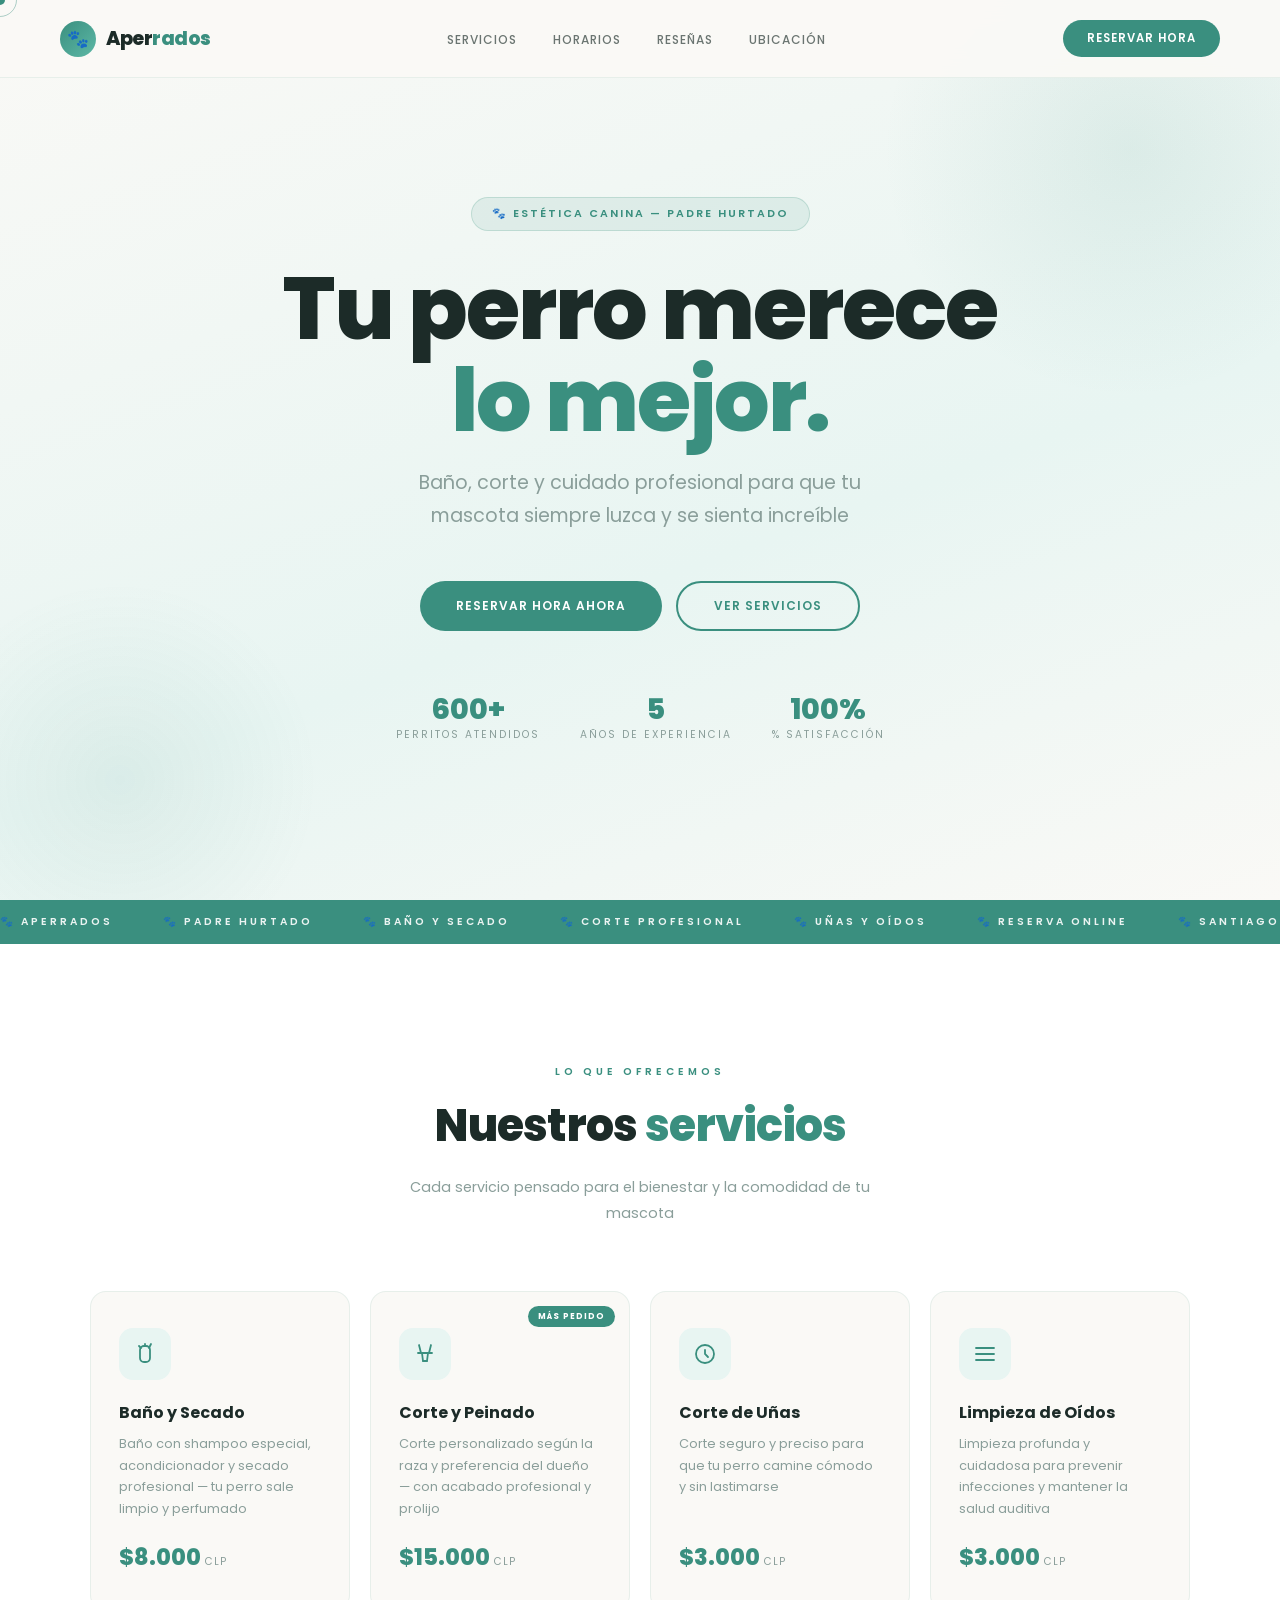
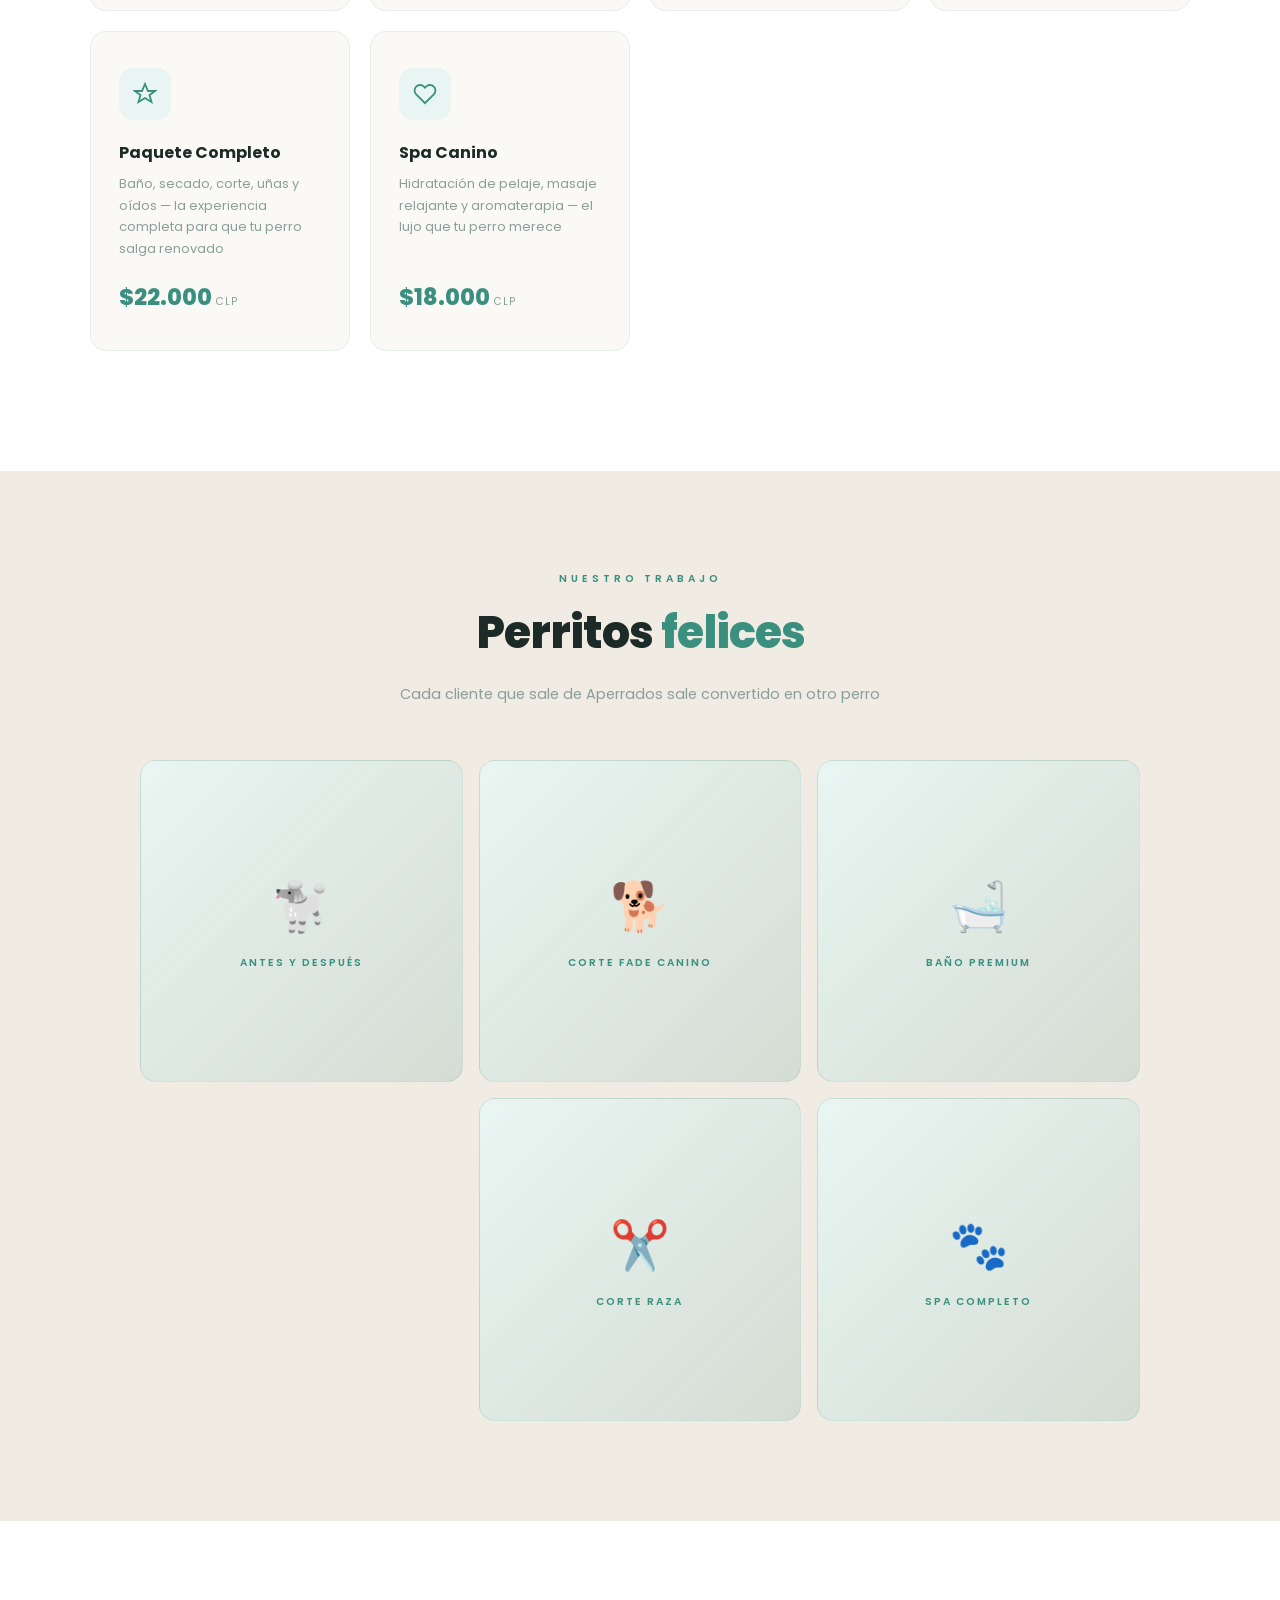
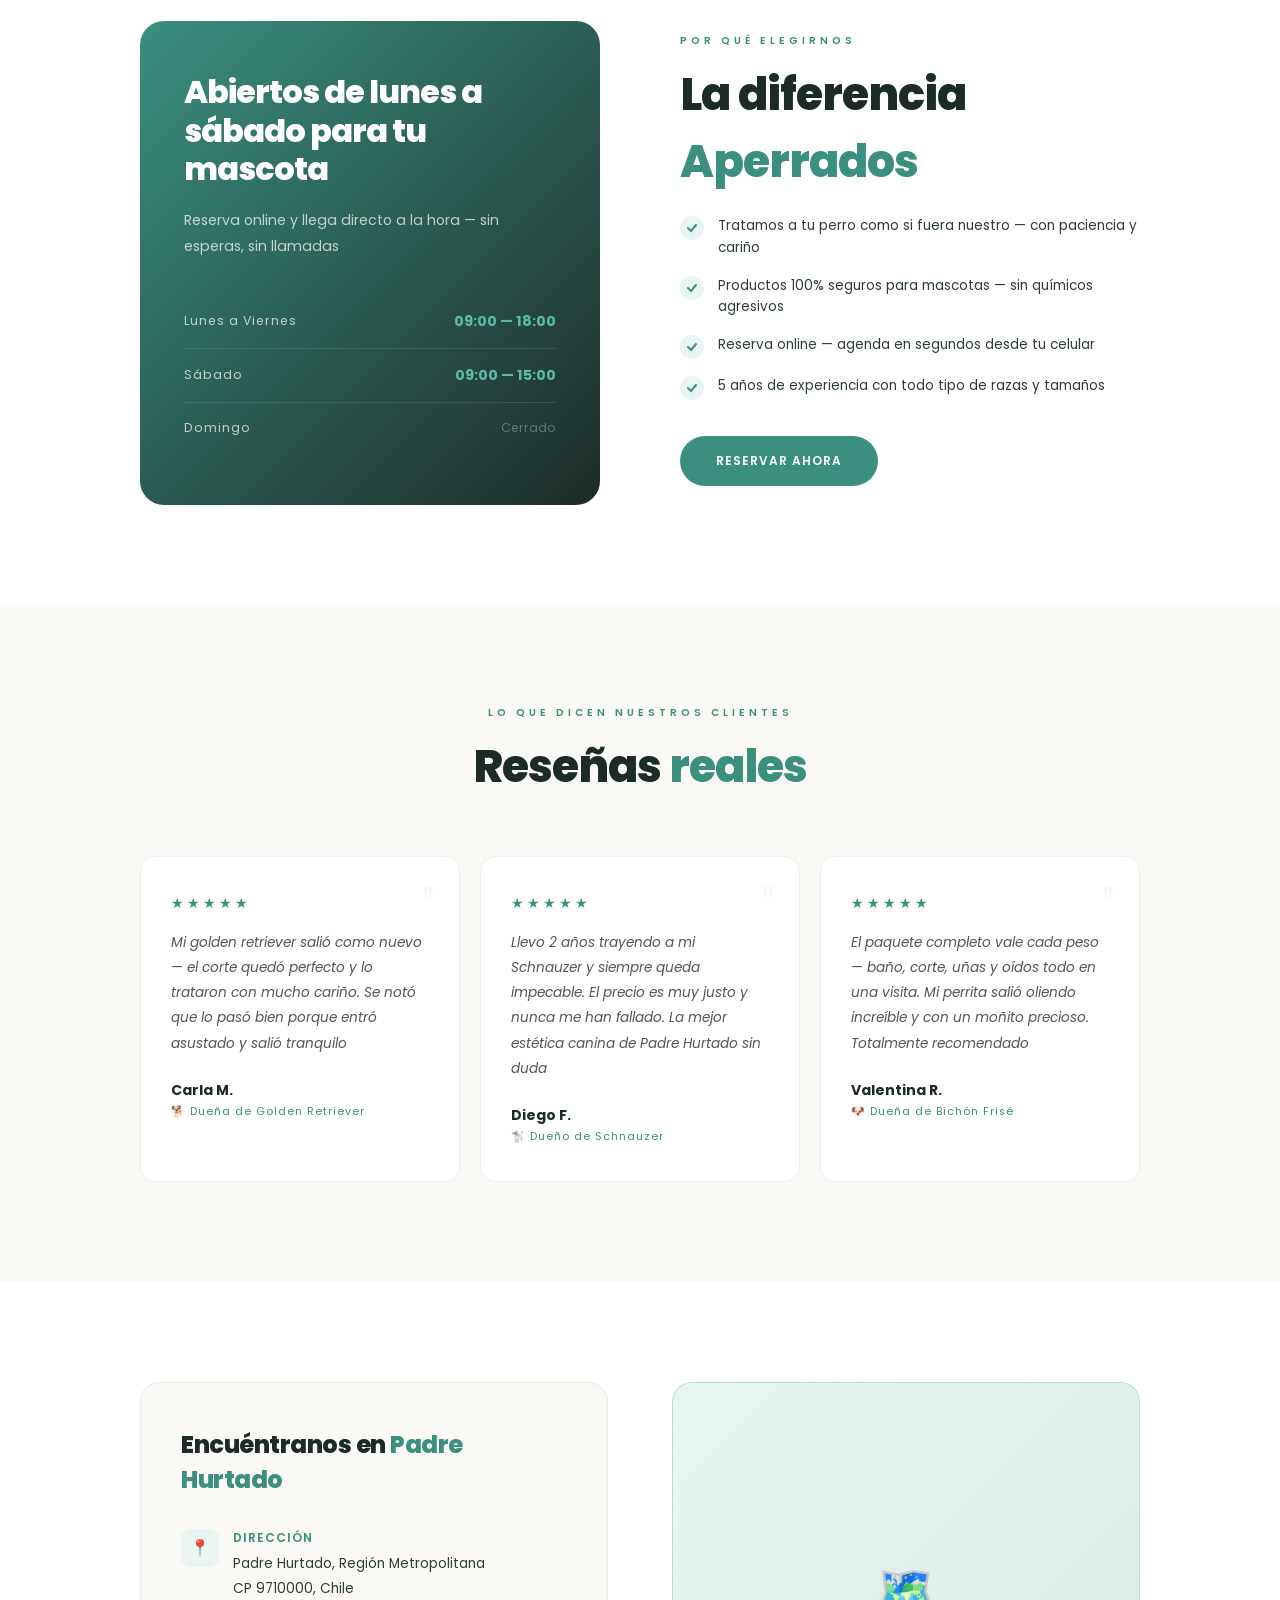
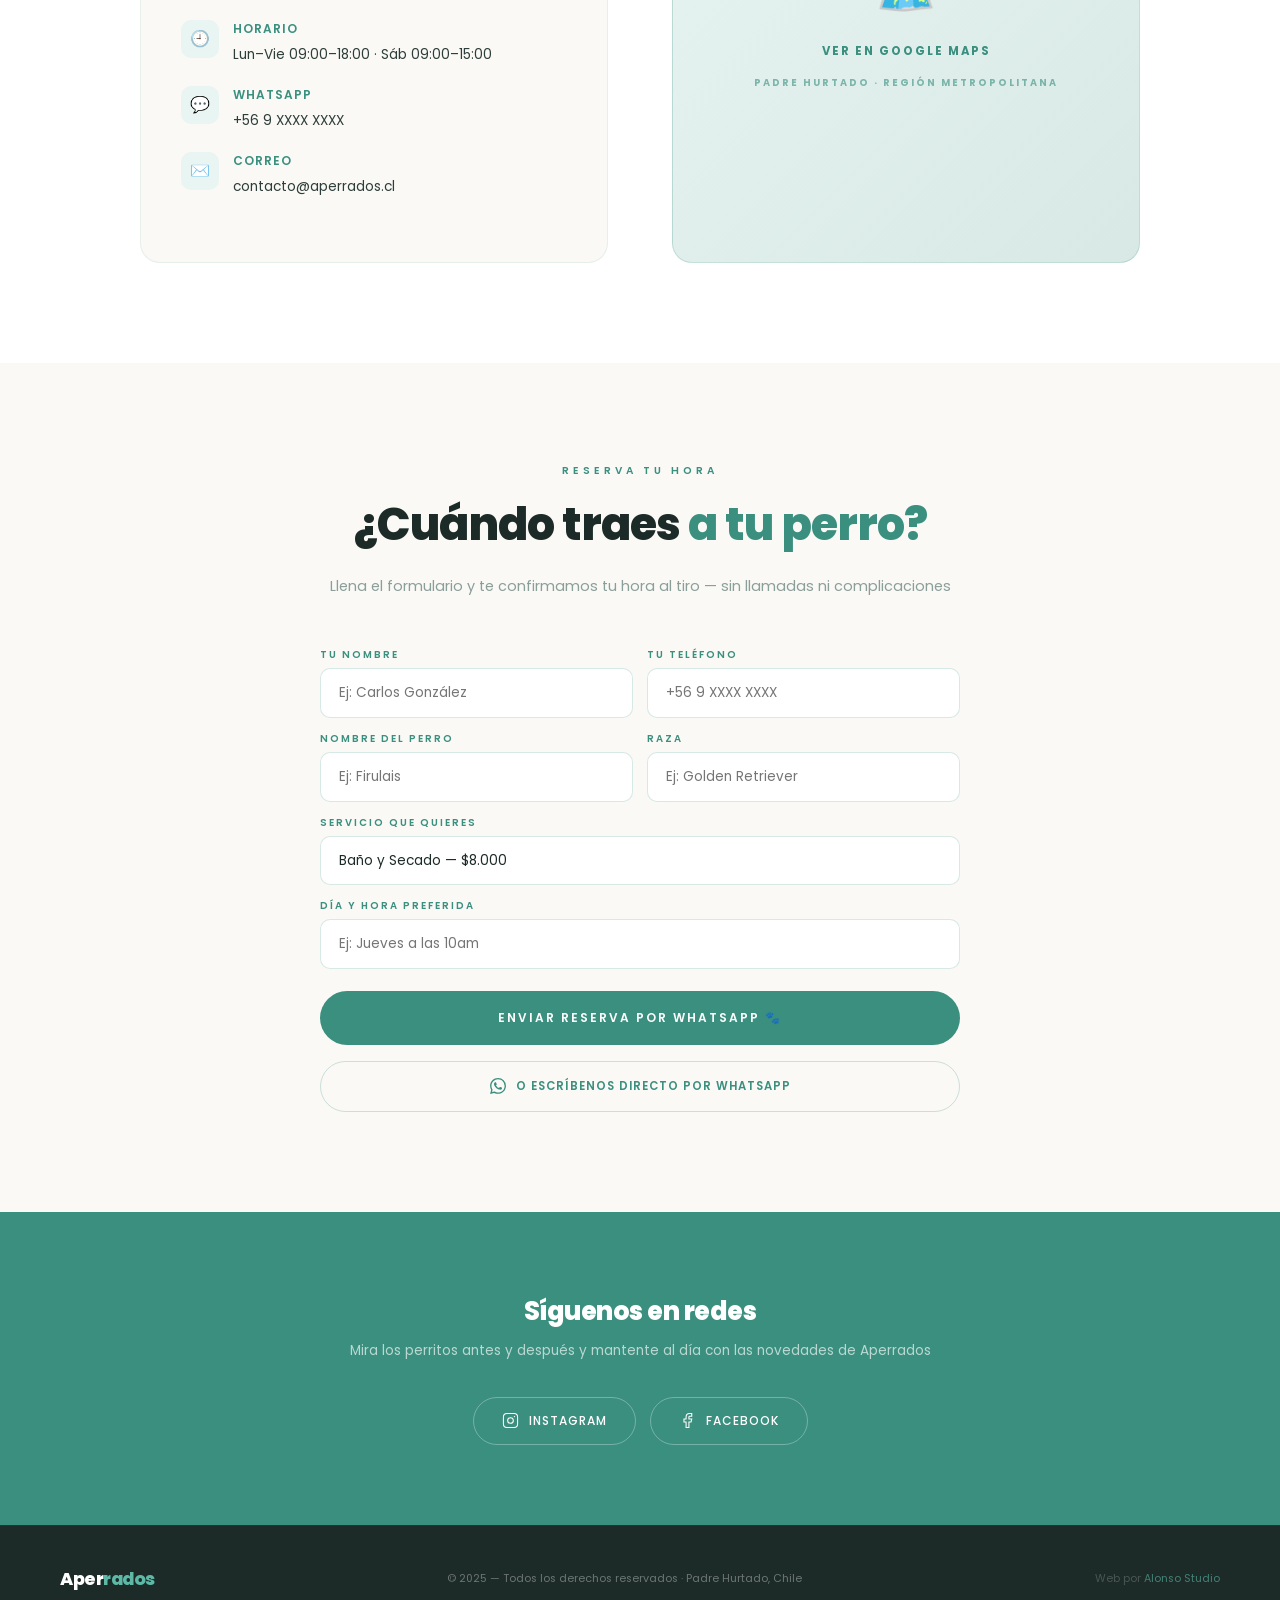
<file: alonso-studio/aperrados-demo.html>
<!DOCTYPE html>
<html lang="es">
<head>
  <meta charset="UTF-8"/>
  <meta name="viewport" content="width=device-width, initial-scale=1.0"/>
  <title>Aperrados | Estética Canina — Padre Hurtado</title>
  <link href="https://fonts.googleapis.com/css2?family=Poppins:wght@300;400;500;600;700;800&family=Playfair+Display:ital,wght@1,700&display=swap" rel="stylesheet"/>
  <style>
    *, *::before, *::after { margin:0; padding:0; box-sizing:border-box; }
    :root {
      --teal: #3a8f7f;
      --teal-light: #5db8a6;
      --teal-soft: #e8f5f2;
      --cream: #faf9f6;
      --dark: #1c2b28;
      --dark2: #2d3d39;
      --gray: #8a9e9a;
      --white: #ffffff;
      --warm: #f0ebe3;
    }
    html { scroll-behavior:smooth; }
    body { background:var(--cream); color:var(--dark); font-family:'Poppins',sans-serif; overflow-x:hidden; cursor:none; }

    /* CURSOR */
    .cursor { width:10px; height:10px; background:var(--teal); border-radius:50%; position:fixed; top:0; left:0; pointer-events:none; z-index:99999; transition:transform 0.15s; }
    .cursor-ring { width:34px; height:34px; border:1.5px solid var(--teal); border-radius:50%; position:fixed; top:0; left:0; pointer-events:none; z-index:99998; transition:all 0.25s; opacity:0.4; }
    @media (hover:none),(max-width:768px) { body{cursor:auto;} .cursor,.cursor-ring{display:none!important;} }

    /* NAV */
    nav { position:fixed; top:0; left:0; right:0; z-index:1000; padding:20px 60px; display:flex; justify-content:space-between; align-items:center; background:rgba(250,249,246,0.95); backdrop-filter:blur(12px); border-bottom:1px solid rgba(58,143,127,0.1); transition:all 0.3s; }
    nav.scrolled { padding:14px 60px; box-shadow:0 2px 20px rgba(0,0,0,0.06); }
    .nav-logo { display:flex; align-items:center; gap:10px; text-decoration:none; }
    .nav-logo-icon { width:36px; height:36px; background:linear-gradient(135deg,var(--teal),var(--teal-light)); border-radius:50%; display:flex; align-items:center; justify-content:center; font-size:1.1rem; }
    .nav-logo-text { font-size:1.2rem; font-weight:800; color:var(--dark); letter-spacing:-0.5px; }
    .nav-logo-text span { color:var(--teal); }
    .nav-links { display:flex; gap:36px; list-style:none; }
    .nav-links a { color:var(--dark2); text-decoration:none; font-size:0.75rem; letter-spacing:1px; text-transform:uppercase; font-weight:500; opacity:0.7; transition:all 0.3s; position:relative; }
    .nav-links a::after { content:''; position:absolute; bottom:-4px; left:0; width:0; height:2px; background:var(--teal); border-radius:2px; transition:width 0.3s; }
    .nav-links a:hover { opacity:1; color:var(--teal); }
    .nav-links a:hover::after { width:100%; }
    .nav-cta { background:var(--teal); color:#fff; padding:10px 24px; border-radius:50px; font-size:0.72rem; font-weight:600; letter-spacing:1px; text-transform:uppercase; text-decoration:none; transition:all 0.3s; }
    .nav-cta:hover { background:var(--dark); transform:translateY(-1px); }

    /* HERO */
    #hero { min-height:100vh; display:flex; flex-direction:column; justify-content:center; align-items:center; text-align:center; padding:120px 40px 80px; background:linear-gradient(160deg,var(--cream) 0%,var(--teal-soft) 60%,var(--cream) 100%); position:relative; overflow:hidden; }
    #hero::before { content:''; position:absolute; top:-100px; right:-100px; width:500px; height:500px; border-radius:50%; background:radial-gradient(circle,rgba(58,143,127,0.1) 0%,transparent 70%); pointer-events:none; }
    #hero::after { content:''; position:absolute; bottom:-80px; left:-80px; width:400px; height:400px; border-radius:50%; background:radial-gradient(circle,rgba(58,143,127,0.08) 0%,transparent 70%); pointer-events:none; }
    .hero-badge { display:inline-flex; align-items:center; gap:8px; background:rgba(58,143,127,0.1); border:1px solid rgba(58,143,127,0.2); color:var(--teal); padding:8px 20px; border-radius:50px; font-size:0.68rem; font-weight:600; letter-spacing:2px; text-transform:uppercase; margin-bottom:32px; opacity:0; animation:fadeUp 0.8s ease 0.2s forwards; }
    .hero-title { font-size:clamp(2.8rem,7vw,5.5rem); font-weight:800; line-height:1.05; margin-bottom:20px; letter-spacing:-2px; opacity:0; animation:fadeUp 0.8s ease 0.4s forwards; }
    .hero-title .line1 { display:block; color:var(--dark); }
    .hero-title .line2 { display:block; color:var(--teal); }
    .hero-sub { font-size:clamp(1rem,2vw,1.2rem); color:var(--gray); font-weight:400; margin-bottom:48px; line-height:1.7; opacity:0; animation:fadeUp 0.8s ease 0.6s forwards; max-width:500px; }
    .hero-btns { display:flex; gap:14px; flex-wrap:wrap; justify-content:center; opacity:0; animation:fadeUp 0.8s ease 0.8s forwards; }
    .hero-stats { display:flex; gap:40px; margin-top:64px; opacity:0; animation:fadeUp 0.8s ease 1s forwards; flex-wrap:wrap; justify-content:center; }
    .hero-stat { text-align:center; }
    .hero-stat-num { font-size:1.8rem; font-weight:800; color:var(--teal); line-height:1; }
    .hero-stat-lbl { font-size:0.65rem; letter-spacing:2px; text-transform:uppercase; color:var(--gray); margin-top:4px; }

    /* BOTONES */
    .btn-teal { background:var(--teal); color:#fff; padding:16px 36px; font-size:0.75rem; letter-spacing:1px; text-transform:uppercase; font-weight:600; border:none; cursor:pointer; text-decoration:none; transition:all 0.3s; display:inline-block; border-radius:50px; position:relative; overflow:hidden; }
    .btn-teal::after { content:''; position:absolute; top:0; left:-100%; width:100%; height:100%; background:linear-gradient(90deg,transparent,rgba(255,255,255,0.2),transparent); animation:btnShine 4s ease infinite; }
    .btn-teal:hover { background:var(--dark); transform:translateY(-2px); box-shadow:0 12px 30px rgba(58,143,127,0.3); }
    .btn-outline { border:2px solid var(--teal); color:var(--teal); padding:14px 36px; font-size:0.75rem; letter-spacing:1px; text-transform:uppercase; font-weight:600; background:transparent; cursor:pointer; text-decoration:none; transition:all 0.3s; display:inline-block; border-radius:50px; }
    .btn-outline:hover { background:var(--teal); color:#fff; transform:translateY(-2px); }

    /* STRIP */
    .strip { background:var(--teal); padding:14px 0; overflow:hidden; position:relative; z-index:2; }
    .strip-inner { display:flex; gap:50px; animation:marquee 22s linear infinite; width:max-content; }
    .strip span { font-size:0.65rem; letter-spacing:3px; text-transform:uppercase; color:rgba(255,255,255,0.9); font-weight:600; white-space:nowrap; }
    .strip span::before { content:'🐾 '; }
    @keyframes marquee { from{transform:translateX(0)} to{transform:translateX(-50%)} }

    /* SECCIÓN */
    .sec-wrap { max-width:1100px; margin:0 auto; }
    .sec-label { font-size:0.65rem; letter-spacing:4px; color:var(--teal); text-transform:uppercase; font-weight:600; margin-bottom:12px; }
    .sec-title { font-size:clamp(1.8rem,3.5vw,2.8rem); font-weight:800; color:var(--dark); margin-bottom:16px; letter-spacing:-1px; }
    .sec-title span { color:var(--teal); }
    .sec-desc { font-size:0.9rem; color:var(--gray); line-height:1.8; max-width:500px; }

    /* SERVICIOS */
    #servicios { padding:120px 60px; background:var(--white); }
    .servicios-header { text-align:center; margin-bottom:64px; }
    .servicios-header .sec-desc { margin:0 auto; }
    .servicios-grid { display:grid; grid-template-columns:repeat(auto-fit,minmax(220px,1fr)); gap:20px; max-width:1100px; margin:0 auto; }
    .srv { background:var(--cream); border:1.5px solid rgba(58,143,127,0.1); padding:36px 28px; border-radius:16px; position:relative; overflow:hidden; transition:all 0.35s; display:flex; flex-direction:column; }
    .srv:hover { border-color:var(--teal); transform:translateY(-6px); box-shadow:0 20px 40px rgba(58,143,127,0.12); background:var(--white); }
    .srv-icon { width:52px; height:52px; background:var(--teal-soft); border-radius:14px; display:flex; align-items:center; justify-content:center; margin-bottom:20px; transition:all 0.3s; }
    .srv:hover .srv-icon { background:var(--teal); }
    .srv:hover .srv-icon svg { stroke:#fff; }
    .srv-name { font-size:1rem; font-weight:700; color:var(--dark); margin-bottom:8px; }
    .srv-desc { font-size:0.8rem; color:var(--gray); line-height:1.7; margin-bottom:20px; flex:1; }
    .srv-price { font-size:1.4rem; font-weight:800; color:var(--teal); margin-top:auto; }
    .srv-price small { font-size:0.65rem; color:var(--gray); font-weight:400; letter-spacing:1px; }
    .srv-popular { position:absolute; top:14px; right:14px; background:var(--teal); color:#fff; font-size:0.52rem; letter-spacing:1px; text-transform:uppercase; font-weight:700; padding:4px 10px; border-radius:50px; }

    /* GALERÍA */
    #galeria { padding:100px 60px; background:var(--warm); }
    .galeria-header { text-align:center; margin-bottom:52px; }
    .galeria-grid { display:grid; grid-template-columns:repeat(3,1fr); gap:16px; max-width:1000px; margin:0 auto; }
    .gal-item { border-radius:16px; overflow:hidden; position:relative; aspect-ratio:1; background:linear-gradient(135deg,var(--teal-soft),rgba(58,143,127,0.15)); display:flex; flex-direction:column; align-items:center; justify-content:center; gap:12px; border:1.5px solid rgba(58,143,127,0.15); transition:all 0.3s; }
    .gal-item:hover { transform:scale(1.02); box-shadow:0 16px 32px rgba(58,143,127,0.15); border-color:var(--teal); }
    .gal-item.big { grid-row:span 2; }
    .gal-emoji { font-size:3rem; }
    .gal-label { font-size:0.65rem; letter-spacing:2px; text-transform:uppercase; color:var(--teal); font-weight:600; }

    /* HORARIOS */
    #horarios { padding:100px 60px; background:var(--white); }
    .horarios-wrap { max-width:1000px; margin:0 auto; display:grid; grid-template-columns:1fr 1fr; gap:80px; align-items:center; }
    .horarios-visual { background:linear-gradient(135deg,var(--teal),var(--dark)); border-radius:24px; padding:52px 44px; color:#fff; }
    .horarios-visual h3 { font-size:2rem; font-weight:800; line-height:1.2; margin-bottom:20px; letter-spacing:-1px; }
    .horarios-visual p { font-size:0.88rem; opacity:0.7; line-height:1.8; margin-bottom:36px; }
    .horario-item { display:flex; justify-content:space-between; align-items:center; padding:16px 0; border-bottom:1px solid rgba(255,255,255,0.1); }
    .horario-item:last-child { border:none; }
    .horario-dia { font-size:0.78rem; opacity:0.7; letter-spacing:1px; }
    .horario-hora { font-size:0.9rem; font-weight:700; color:var(--teal-light); }
    .horario-cerrado { font-size:0.78rem; opacity:0.3; }
    .horarios-right { }
    .horarios-right .sec-title { margin-bottom:20px; }
    .horarios-right .sec-desc { margin-bottom:36px; }
    .why-list { display:flex; flex-direction:column; gap:16px; margin-bottom:36px; }
    .why-item { display:flex; align-items:flex-start; gap:14px; }
    .why-check { width:24px; height:24px; background:var(--teal-soft); border-radius:50%; display:flex; align-items:center; justify-content:center; flex-shrink:0; margin-top:1px; }
    .why-check svg { width:12px; height:12px; }
    .why-text { font-size:0.85rem; color:var(--dark2); line-height:1.6; }

    /* TESTIMONIOS */
    #testimonios { padding:100px 60px; background:var(--cream); }
    .test-header { text-align:center; margin-bottom:56px; }
    .test-grid { display:grid; grid-template-columns:repeat(auto-fit,minmax(280px,1fr)); gap:20px; max-width:1000px; margin:0 auto; }
    .test-card { background:var(--white); border:1.5px solid rgba(58,143,127,0.1); border-radius:16px; padding:36px 30px; transition:all 0.3s; position:relative; }
    .test-card:hover { border-color:var(--teal); box-shadow:0 12px 30px rgba(58,143,127,0.1); }
    .test-stars { display:flex; gap:3px; margin-bottom:16px; }
    .test-stars span { color:var(--teal); font-size:0.9rem; }
    .test-text { font-size:0.85rem; color:#555; line-height:1.85; margin-bottom:24px; font-style:italic; }
    .test-author { font-weight:700; font-size:0.88rem; color:var(--dark); }
    .test-pet { font-size:0.68rem; color:var(--teal); letter-spacing:1px; margin-top:3px; }
    .test-quote { position:absolute; top:20px; right:24px; font-size:3rem; color:rgba(58,143,127,0.06); font-family:'Playfair Display',serif; line-height:1; }

    /* UBICACIÓN */
    #ubicacion { padding:100px 60px; background:var(--white); }
    .ubic-wrap { max-width:1000px; margin:0 auto; display:grid; grid-template-columns:1fr 1fr; gap:64px; align-items:start; }
    .ubic-card { background:var(--cream); border:1.5px solid rgba(58,143,127,0.1); border-radius:20px; padding:44px 40px; }
    .ubic-card h3 { font-size:1.5rem; font-weight:800; color:var(--dark); margin-bottom:32px; letter-spacing:-0.5px; }
    .ubic-card h3 span { color:var(--teal); }
    .ubic-detail { display:flex; gap:14px; align-items:flex-start; margin-bottom:20px; }
    .ubic-icon-box { width:38px; height:38px; background:var(--teal-soft); border-radius:10px; display:flex; align-items:center; justify-content:center; flex-shrink:0; font-size:1rem; }
    .ubic-info-text strong { display:block; font-size:0.75rem; letter-spacing:1px; text-transform:uppercase; color:var(--teal); margin-bottom:3px; font-weight:600; }
    .ubic-info-text span { font-size:0.85rem; color:var(--dark2); }
    .ubic-info-text a { font-size:0.85rem; color:var(--dark2); text-decoration:none; }
    .map-card { background:linear-gradient(135deg,var(--teal-soft),rgba(58,143,127,0.2)); border:1.5px solid rgba(58,143,127,0.2); border-radius:20px; height:100%; min-height:320px; display:flex; flex-direction:column; align-items:center; justify-content:center; gap:16px; text-decoration:none; transition:all 0.3s; padding:40px; }
    .map-card:hover { background:linear-gradient(135deg,rgba(58,143,127,0.2),rgba(58,143,127,0.3)); border-color:var(--teal); transform:translateY(-4px); }
    .map-card .map-emoji { font-size:3rem; }
    .map-card span { font-size:0.72rem; letter-spacing:2px; text-transform:uppercase; color:var(--teal); font-weight:700; text-align:center; }

    /* CONTACTO */
    #contacto { padding:100px 60px; background:var(--cream); }
    .contact-wrap { max-width:640px; margin:0 auto; }
    .contact-header { text-align:center; margin-bottom:48px; }
    .contact-desc { font-size:0.9rem; color:var(--gray); line-height:1.8; margin-top:12px; }
    .form { display:flex; flex-direction:column; gap:14px; }
    .form-row2 { display:grid; grid-template-columns:1fr 1fr; gap:14px; }
    .fg { display:flex; flex-direction:column; gap:6px; }
    .fg label { font-size:0.62rem; letter-spacing:2px; text-transform:uppercase; color:var(--teal); font-weight:600; }
    .fg input,.fg select,.fg textarea { background:var(--white); border:1.5px solid rgba(58,143,127,0.2); color:var(--dark); padding:14px 18px; font-family:'Poppins',sans-serif; font-size:0.85rem; outline:none; transition:all 0.3s; resize:none; border-radius:10px; -webkit-appearance:none; appearance:none; }
    .fg input:focus,.fg select:focus,.fg textarea:focus { border-color:var(--teal); box-shadow:0 0 0 3px rgba(58,143,127,0.08); }
    .fg select option { background:#fff; }
    .btn-submit { margin-top:8px; width:100%; background:var(--teal); color:#fff; padding:18px; font-size:0.75rem; letter-spacing:2px; text-transform:uppercase; font-weight:600; border:none; cursor:pointer; transition:all 0.3s; font-family:'Poppins',sans-serif; border-radius:50px; position:relative; overflow:hidden; }
    .btn-submit::after { content:''; position:absolute; top:0; left:-100%; width:100%; height:100%; background:linear-gradient(90deg,transparent,rgba(255,255,255,0.2),transparent); animation:btnShine 4.5s ease infinite; }
    .btn-submit:hover { background:var(--dark); transform:translateY(-2px); box-shadow:0 12px 30px rgba(58,143,127,0.3); }
    .wa-direct { margin-top:16px; display:flex; align-items:center; justify-content:center; gap:10px; text-decoration:none; color:var(--teal); font-size:0.72rem; letter-spacing:1px; text-transform:uppercase; font-weight:600; padding:16px; border:1.5px solid rgba(58,143,127,0.25); border-radius:50px; transition:all 0.3s; }
    .wa-direct:hover { background:var(--teal); color:#fff; border-color:var(--teal); }

    /* REDES */
    #redes { padding:80px 60px; background:var(--teal); }
    .redes-wrap { max-width:600px; margin:0 auto; text-align:center; }
    .redes-title { font-size:1.6rem; font-weight:800; color:#fff; margin-bottom:10px; letter-spacing:-0.5px; }
    .redes-sub { font-size:0.85rem; color:rgba(255,255,255,0.65); margin-bottom:36px; }
    .redes-btns { display:flex; gap:14px; justify-content:center; flex-wrap:wrap; }
    .red-btn { display:flex; align-items:center; gap:10px; padding:14px 28px; border:1.5px solid rgba(255,255,255,0.3); text-decoration:none; color:#fff; font-size:0.75rem; letter-spacing:1px; text-transform:uppercase; font-weight:500; transition:all 0.3s; border-radius:50px; }
    .red-btn:hover { background:rgba(255,255,255,0.15); border-color:#fff; transform:translateY(-2px); }

    /* FOOTER */
    footer { padding:40px 60px; border-top:1px solid rgba(58,143,127,0.1); display:flex; justify-content:space-between; align-items:center; background:var(--dark); flex-wrap:wrap; gap:14px; position:relative; z-index:2; }
    .footer-logo { font-size:1.1rem; font-weight:800; color:#fff; letter-spacing:-0.5px; }
    .footer-logo span { color:var(--teal-light); }
    .footer-copy { font-size:0.68rem; color:rgba(255,255,255,0.35); }
    .footer-credit { font-size:0.68rem; color:rgba(255,255,255,0.2); }
    .footer-credit a { color:rgba(93,184,166,0.6); text-decoration:none; transition:color 0.3s; }
    .footer-credit a:hover { color:var(--teal-light); }

    /* ANIMATIONS */
    @keyframes fadeUp { from{opacity:0;transform:translateY(28px)} to{opacity:1;transform:translateY(0)} }
    @keyframes fadeIn { from{opacity:0} to{opacity:1} }
    @keyframes btnShine { 0%{left:-100%} 20%{left:100%} 100%{left:100%} }
    .reveal { opacity:0; transform:translateY(32px); transition:all 0.8s cubic-bezier(0.16,1,0.3,1); }
    .reveal.visible { opacity:1; transform:translateY(0); }

    /* MOBILE */
    @media (max-width:768px) {
      nav { padding:16px 24px; }
      nav.scrolled { padding:12px 24px; }
      .nav-links { display:none; }
      .nav-cta { display:none; }
      #hero { padding:120px 28px 80px; }
      .hero-btns { flex-direction:column; align-items:center; }
      .btn-teal,.btn-outline { width:100%; max-width:280px; text-align:center; }
      .hero-stats { gap:24px; }
      #servicios,#galeria,#horarios,#testimonios,#ubicacion,#contacto,#redes { padding:80px 28px; }
      .servicios-grid,.test-grid { grid-template-columns:1fr; }
      .galeria-grid { grid-template-columns:1fr 1fr; }
      .gal-item.big { grid-row:span 1; }
      .horarios-wrap,.ubic-wrap { grid-template-columns:1fr; gap:32px; }
      .form-row2 { grid-template-columns:1fr; }
      .fg select,.btn-submit { width:100%; max-width:340px; display:block; margin:0 auto; }
      footer { flex-direction:column; text-align:center; padding:32px 28px; }
    }
    @media (max-width:420px) {
      .redes-btns { flex-direction:column; align-items:center; }
      .red-btn { width:100%; max-width:260px; justify-content:center; }
      .galeria-grid { grid-template-columns:1fr; }
    }
  </style>
</head>
<body>

<div class="cursor" id="cursor"></div>
<div class="cursor-ring" id="cursorRing"></div>

<!-- NAV -->
<nav id="nav">
  <a href="#" class="nav-logo">
    <div class="nav-logo-icon">🐾</div>
    <span class="nav-logo-text">Aper<span>rados</span></span>
  </a>
  <ul class="nav-links">
    <li><a href="#servicios">Servicios</a></li>
    <li><a href="#horarios">Horarios</a></li>
    <li><a href="#testimonios">Reseñas</a></li>
    <li><a href="#ubicacion">Ubicación</a></li>
  </ul>
  <a href="#contacto" class="nav-cta">Reservar hora</a>
</nav>

<!-- HERO -->
<section id="hero">
  <div class="hero-badge">🐾 Estética Canina — Padre Hurtado</div>
  <h1 class="hero-title">
    <span class="line1">Tu perro merece</span>
    <span class="line2">lo mejor.</span>
  </h1>
  <p class="hero-sub">Baño, corte y cuidado profesional para que tu mascota siempre luzca y se sienta increíble</p>
  <div class="hero-btns">
    <a href="#contacto" class="btn-teal">Reservar hora ahora</a>
    <a href="#servicios" class="btn-outline">Ver servicios</a>
  </div>
  <div class="hero-stats">
    <div class="hero-stat">
      <div class="hero-stat-num" data-target="600">0</div>
      <div class="hero-stat-lbl">Perritos atendidos</div>
    </div>
    <div class="hero-stat">
      <div class="hero-stat-num" data-target="5">0</div>
      <div class="hero-stat-lbl">Años de experiencia</div>
    </div>
    <div class="hero-stat">
      <div class="hero-stat-num" data-target="100">0</div>
      <div class="hero-stat-lbl">% satisfacción</div>
    </div>
  </div>
</section>

<!-- STRIP -->
<div class="strip">
  <div class="strip-inner">
    <span>Aperrados</span><span>Padre Hurtado</span><span>Baño y Secado</span><span>Corte Profesional</span><span>Uñas y Oídos</span><span>Reserva Online</span><span>Santiago de Chile</span><span>Estética Canina</span>
    <span>Aperrados</span><span>Padre Hurtado</span><span>Baño y Secado</span><span>Corte Profesional</span><span>Uñas y Oídos</span><span>Reserva Online</span><span>Santiago de Chile</span><span>Estética Canina</span>
  </div>
</div>

<!-- SERVICIOS -->
<section id="servicios">
  <div class="servicios-header reveal">
    <p class="sec-label">Lo que ofrecemos</p>
    <h2 class="sec-title">Nuestros <span>servicios</span></h2>
    <p class="sec-desc">Cada servicio pensado para el bienestar y la comodidad de tu mascota</p>
  </div>
  <div class="servicios-grid">

    <div class="srv reveal">
      <div class="srv-icon">
        <svg width="24" height="24" viewBox="0 0 24 24" fill="none" stroke="#3a8f7f" stroke-width="1.8" stroke-linecap="round">
          <path d="M7 16c0 2.2 1.8 4 4 4h2c2.2 0 4-1.8 4-4V8c0-2.2-1.8-4-4-4h-2C9 4 7 5.8 7 8v8z"/>
          <path d="M12 4V2M8 6L6 4M16 6l2-4"/>
        </svg>
      </div>
      <h3 class="srv-name">Baño y Secado</h3>
      <p class="srv-desc">Baño con shampoo especial, acondicionador y secado profesional — tu perro sale limpio y perfumado</p>
      <div class="srv-price">$8.000 <small>CLP</small></div>
    </div>

    <div class="srv reveal">
      <div class="srv-popular">Más pedido</div>
      <div class="srv-icon">
        <svg width="24" height="24" viewBox="0 0 24 24" fill="none" stroke="#3a8f7f" stroke-width="1.8" stroke-linecap="round">
          <path d="M6 3l2 8M18 3l-2 8M9 11h6l-1 8H10l-1-8z"/>
          <path d="M5 11h14"/>
        </svg>
      </div>
      <h3 class="srv-name">Corte y Peinado</h3>
      <p class="srv-desc">Corte personalizado según la raza y preferencia del dueño — con acabado profesional y prolijo</p>
      <div class="srv-price">$15.000 <small>CLP</small></div>
    </div>

    <div class="srv reveal">
      <div class="srv-icon">
        <svg width="24" height="24" viewBox="0 0 24 24" fill="none" stroke="#3a8f7f" stroke-width="1.8" stroke-linecap="round">
          <circle cx="12" cy="12" r="9"/>
          <path d="M12 8v4l3 3"/>
        </svg>
      </div>
      <h3 class="srv-name">Corte de Uñas</h3>
      <p class="srv-desc">Corte seguro y preciso para que tu perro camine cómodo y sin lastimarse</p>
      <div class="srv-price">$3.000 <small>CLP</small></div>
    </div>

    <div class="srv reveal">
      <div class="srv-icon">
        <svg width="24" height="24" viewBox="0 0 24 24" fill="none" stroke="#3a8f7f" stroke-width="1.8" stroke-linecap="round">
          <path d="M3 12h18M3 6h18M3 18h18"/>
        </svg>
      </div>
      <h3 class="srv-name">Limpieza de Oídos</h3>
      <p class="srv-desc">Limpieza profunda y cuidadosa para prevenir infecciones y mantener la salud auditiva</p>
      <div class="srv-price">$3.000 <small>CLP</small></div>
    </div>

    <div class="srv reveal">
      <div class="srv-icon">
        <svg width="24" height="24" viewBox="0 0 24 24" fill="none" stroke="#3a8f7f" stroke-width="1.8" stroke-linecap="round">
          <path d="M12 2l3 7h7l-5.5 4 2 7L12 16l-6.5 4 2-7L2 9h7z"/>
        </svg>
      </div>
      <h3 class="srv-name">Paquete Completo</h3>
      <p class="srv-desc">Baño, secado, corte, uñas y oídos — la experiencia completa para que tu perro salga renovado</p>
      <div class="srv-price">$22.000 <small>CLP</small></div>
    </div>

    <div class="srv reveal">
      <div class="srv-icon">
        <svg width="24" height="24" viewBox="0 0 24 24" fill="none" stroke="#3a8f7f" stroke-width="1.8" stroke-linecap="round">
          <path d="M20.84 4.61a5.5 5.5 0 0 0-7.78 0L12 5.67l-1.06-1.06a5.5 5.5 0 0 0-7.78 7.78l1.06 1.06L12 21.23l7.78-7.78 1.06-1.06a5.5 5.5 0 0 0 0-7.78z"/>
        </svg>
      </div>
      <h3 class="srv-name">Spa Canino</h3>
      <p class="srv-desc">Hidratación de pelaje, masaje relajante y aromaterapia — el lujo que tu perro merece</p>
      <div class="srv-price">$18.000 <small>CLP</small></div>
    </div>

  </div>
</section>

<!-- GALERÍA -->
<section id="galeria">
  <div class="galeria-header reveal">
    <p class="sec-label">Nuestro trabajo</p>
    <h2 class="sec-title">Perritos <span>felices</span></h2>
    <p class="sec-desc" style="margin:0 auto">Cada cliente que sale de Aperrados sale convertido en otro perro</p>
  </div>
  <div class="galeria-grid reveal">
    <div class="gal-item big">
      <div class="gal-emoji">🐩</div>
      <div class="gal-label">Antes y después</div>
    </div>
    <div class="gal-item">
      <div class="gal-emoji">🐕</div>
      <div class="gal-label">Corte fade canino</div>
    </div>
    <div class="gal-item">
      <div class="gal-emoji">🛁</div>
      <div class="gal-label">Baño premium</div>
    </div>
    <div class="gal-item">
      <div class="gal-emoji">✂️</div>
      <div class="gal-label">Corte raza</div>
    </div>
    <div class="gal-item">
      <div class="gal-emoji">🐾</div>
      <div class="gal-label">Spa completo</div>
    </div>
  </div>
</section>

<!-- HORARIOS -->
<section id="horarios">
  <div class="horarios-wrap">
    <div class="horarios-visual reveal">
      <h3>Abiertos de lunes a sábado para tu mascota</h3>
      <p>Reserva online y llega directo a la hora — sin esperas, sin llamadas</p>
      <div class="horario-item">
        <span class="horario-dia">Lunes a Viernes</span>
        <span class="horario-hora">09:00 — 18:00</span>
      </div>
      <div class="horario-item">
        <span class="horario-dia">Sábado</span>
        <span class="horario-hora">09:00 — 15:00</span>
      </div>
      <div class="horario-item">
        <span class="horario-dia">Domingo</span>
        <span class="horario-cerrado">Cerrado</span>
      </div>
    </div>
    <div class="horarios-right reveal">
      <p class="sec-label">Por qué elegirnos</p>
      <h2 class="sec-title">La diferencia <span>Aperrados</span></h2>
      <div class="why-list">
        <div class="why-item">
          <div class="why-check">
            <svg viewBox="0 0 12 12" fill="none" stroke="#3a8f7f" stroke-width="2" stroke-linecap="round"><polyline points="2,6 5,9 10,3"/></svg>
          </div>
          <span class="why-text">Tratamos a tu perro como si fuera nuestro — con paciencia y cariño</span>
        </div>
        <div class="why-item">
          <div class="why-check">
            <svg viewBox="0 0 12 12" fill="none" stroke="#3a8f7f" stroke-width="2" stroke-linecap="round"><polyline points="2,6 5,9 10,3"/></svg>
          </div>
          <span class="why-text">Productos 100% seguros para mascotas — sin químicos agresivos</span>
        </div>
        <div class="why-item">
          <div class="why-check">
            <svg viewBox="0 0 12 12" fill="none" stroke="#3a8f7f" stroke-width="2" stroke-linecap="round"><polyline points="2,6 5,9 10,3"/></svg>
          </div>
          <span class="why-text">Reserva online — agenda en segundos desde tu celular</span>
        </div>
        <div class="why-item">
          <div class="why-check">
            <svg viewBox="0 0 12 12" fill="none" stroke="#3a8f7f" stroke-width="2" stroke-linecap="round"><polyline points="2,6 5,9 10,3"/></svg>
          </div>
          <span class="why-text">5 años de experiencia con todo tipo de razas y tamaños</span>
        </div>
      </div>
      <a href="#contacto" class="btn-teal">Reservar ahora</a>
    </div>
  </div>
</section>

<!-- TESTIMONIOS -->
<section id="testimonios">
  <div class="test-header reveal">
    <p class="sec-label">Lo que dicen nuestros clientes</p>
    <h2 class="sec-title">Reseñas <span>reales</span></h2>
  </div>
  <div class="test-grid">
    <div class="test-card reveal">
      <span class="test-quote">"</span>
      <div class="test-stars"><span>★</span><span>★</span><span>★</span><span>★</span><span>★</span></div>
      <p class="test-text">Mi golden retriever salió como nuevo — el corte quedó perfecto y lo trataron con mucho cariño. Se notó que lo pasó bien porque entró asustado y salió tranquilo</p>
      <p class="test-author">Carla M.</p>
      <p class="test-pet">🐕 Dueña de Golden Retriever</p>
    </div>
    <div class="test-card reveal">
      <span class="test-quote">"</span>
      <div class="test-stars"><span>★</span><span>★</span><span>★</span><span>★</span><span>★</span></div>
      <p class="test-text">Llevo 2 años trayendo a mi Schnauzer y siempre queda impecable. El precio es muy justo y nunca me han fallado. La mejor estética canina de Padre Hurtado sin duda</p>
      <p class="test-author">Diego F.</p>
      <p class="test-pet">🐩 Dueño de Schnauzer</p>
    </div>
    <div class="test-card reveal">
      <span class="test-quote">"</span>
      <div class="test-stars"><span>★</span><span>★</span><span>★</span><span>★</span><span>★</span></div>
      <p class="test-text">El paquete completo vale cada peso — baño, corte, uñas y oídos todo en una visita. Mi perrita salió oliendo increíble y con un moñito precioso. Totalmente recomendado</p>
      <p class="test-author">Valentina R.</p>
      <p class="test-pet">🐶 Dueña de Bichón Frisé</p>
    </div>
  </div>
</section>

<!-- UBICACIÓN -->
<section id="ubicacion">
  <div class="ubic-wrap">
    <div class="ubic-card reveal">
      <h3>Encuéntranos en <span>Padre Hurtado</span></h3>
      <div class="ubic-detail">
        <div class="ubic-icon-box">📍</div>
        <div class="ubic-info-text">
          <strong>Dirección</strong>
          <span>Padre Hurtado, Región Metropolitana<br/>CP 9710000, Chile</span>
        </div>
      </div>
      <div class="ubic-detail">
        <div class="ubic-icon-box">🕘</div>
        <div class="ubic-info-text">
          <strong>Horario</strong>
          <span>Lun–Vie 09:00–18:00 · Sáb 09:00–15:00</span>
        </div>
      </div>
      <div class="ubic-detail">
        <div class="ubic-icon-box">💬</div>
        <div class="ubic-info-text">
          <strong>WhatsApp</strong>
          <a href="https://wa.me/56939665163">+56 9 XXXX XXXX</a>
        </div>
      </div>
      <div class="ubic-detail">
        <div class="ubic-icon-box">✉️</div>
        <div class="ubic-info-text">
          <strong>Correo</strong>
          <a href="mailto:contacto@aperrados.cl">contacto@aperrados.cl</a>
        </div>
      </div>
    </div>
    <a href="https://maps.google.com/?q=Padre+Hurtado+Santiago+Chile" target="_blank" class="map-card reveal">
      <div class="map-emoji">🗺️</div>
      <span>Ver en Google Maps</span>
      <span style="font-size:0.6rem;opacity:0.6;">Padre Hurtado · Región Metropolitana</span>
    </a>
  </div>
</section>

<!-- CONTACTO -->
<section id="contacto">
  <div class="contact-wrap">
    <div class="contact-header reveal">
      <p class="sec-label">Reserva tu hora</p>
      <h2 class="sec-title">¿Cuándo traes <span>a tu perro?</span></h2>
      <p class="contact-desc">Llena el formulario y te confirmamos tu hora al tiro — sin llamadas ni complicaciones</p>
    </div>
    <form class="form reveal" id="contactForm">
      <div class="form-row2">
        <div class="fg">
          <label>Tu nombre</label>
          <input type="text" id="nombre" placeholder="Ej: Carlos González" required/>
        </div>
        <div class="fg">
          <label>Tu teléfono</label>
          <input type="tel" id="telefono" placeholder="+56 9 XXXX XXXX" required/>
        </div>
      </div>
      <div class="form-row2">
        <div class="fg">
          <label>Nombre del perro</label>
          <input type="text" id="perro" placeholder="Ej: Firulais"/>
        </div>
        <div class="fg">
          <label>Raza</label>
          <input type="text" id="raza" placeholder="Ej: Golden Retriever"/>
        </div>
      </div>
      <div class="fg">
        <label>Servicio que quieres</label>
        <select id="servicio">
          <option value="Baño y Secado — $8.000">Baño y Secado — $8.000</option>
          <option value="Corte y Peinado — $15.000">Corte y Peinado — $15.000</option>
          <option value="Corte de Uñas — $3.000">Corte de Uñas — $3.000</option>
          <option value="Limpieza de Oídos — $3.000">Limpieza de Oídos — $3.000</option>
          <option value="Paquete Completo — $22.000">Paquete Completo — $22.000</option>
          <option value="Spa Canino — $18.000">Spa Canino — $18.000</option>
        </select>
      </div>
      <div class="fg">
        <label>Día y hora preferida</label>
        <input type="text" id="horario" placeholder="Ej: Jueves a las 10am"/>
      </div>
      <button type="submit" class="btn-submit">Enviar reserva por WhatsApp 🐾</button>
    </form>
    <a href="https://wa.me/56939665163" target="_blank" class="wa-direct reveal">
      <svg width="16" height="16" viewBox="0 0 24 24" fill="#3a8f7f"><path d="M17.472 14.382c-.297-.149-1.758-.867-2.03-.967-.273-.099-.471-.148-.67.15-.197.297-.767.966-.94 1.164-.173.199-.347.223-.644.075-.297-.15-1.255-.463-2.39-1.475-.883-.788-1.48-1.761-1.653-2.059-.173-.297-.018-.458.13-.606.134-.133.298-.347.446-.52.149-.174.198-.298.298-.497.099-.198.05-.371-.025-.52-.075-.149-.669-1.612-.916-2.207-.242-.579-.487-.5-.669-.51-.173-.008-.371-.01-.57-.01-.198 0-.52.074-.792.372-.272.297-1.04 1.016-1.04 2.479 0 1.462 1.065 2.875 1.213 3.074.149.198 2.096 3.2 5.077 4.487.709.306 1.262.489 1.694.625.712.227 1.36.195 1.871.118.571-.085 1.758-.719 2.006-1.413.248-.694.248-1.289.173-1.413-.074-.124-.272-.198-.57-.347m-5.421 7.403h-.004a9.87 9.87 0 01-5.031-1.378l-.361-.214-3.741.982.998-3.648-.235-.374a9.86 9.86 0 01-1.51-5.26c.001-5.45 4.436-9.884 9.888-9.884 2.64 0 5.122 1.03 6.988 2.898a9.825 9.825 0 012.893 6.994c-.003 5.45-4.437 9.884-9.885 9.884m8.413-18.297A11.815 11.815 0 0012.05 0C5.495 0 .16 5.335.157 11.892c0 2.096.547 4.142 1.588 5.945L.057 24l6.305-1.654a11.882 11.882 0 005.683 1.448h.005c6.554 0 11.89-5.335 11.893-11.893a11.821 11.821 0 00-3.48-8.413z"/></svg>
      <span>O escríbenos directo por WhatsApp</span>
    </a>
  </div>
</section>

<!-- REDES -->
<section id="redes">
  <div class="redes-wrap reveal">
    <h3 class="redes-title">Síguenos en redes</h3>
    <p class="redes-sub">Mira los perritos antes y después y mantente al día con las novedades de Aperrados</p>
    <div class="redes-btns">
      <a href="#" class="red-btn">
        <svg width="17" height="17" viewBox="0 0 24 24" fill="none" stroke="#fff" stroke-width="1.5"><rect x="2" y="2" width="20" height="20" rx="5"/><circle cx="12" cy="12" r="4"/><circle cx="17.5" cy="6.5" r="1" fill="#fff" stroke="none"/></svg>
        Instagram
      </a>
      <a href="#" class="red-btn">
        <svg width="17" height="17" viewBox="0 0 24 24" fill="none" stroke="#fff" stroke-width="1.5"><path d="M18 2h-3a5 5 0 0 0-5 5v3H7v4h3v8h4v-8h3l1-4h-4V7a1 1 0 0 1 1-1h3z"/></svg>
        Facebook
      </a>
    </div>
  </div>
</section>

<!-- FOOTER -->
<footer>
  <div class="footer-logo">Aper<span>rados</span></div>
  <div class="footer-copy">© 2025 — Todos los derechos reservados · Padre Hurtado, Chile</div>
  <div class="footer-credit">Web por <a href="https://alonsostudiodigital.com" target="_blank">Alonso Studio</a></div>
</footer>

<script>
  // CURSOR
  const cur=document.getElementById('cursor');
  const ring=document.getElementById('cursorRing');
  let mx=0,my=0,rx=0,ry=0;
  document.addEventListener('mousemove',e=>{mx=e.clientX;my=e.clientY;});
  (function tick(){
    cur.style.left=mx-5+'px';cur.style.top=my-5+'px';
    rx+=(mx-rx)*0.12;ry+=(my-ry)*0.12;
    ring.style.left=rx-17+'px';ring.style.top=ry-17+'px';
    requestAnimationFrame(tick);
  })();
  document.querySelectorAll('a,button,.srv,.test-card,.gal-item').forEach(el=>{
    el.addEventListener('mouseenter',()=>{cur.style.transform='scale(2.5)';ring.style.transform='scale(1.5)';});
    el.addEventListener('mouseleave',()=>{cur.style.transform='scale(1)';ring.style.transform='scale(1)';});
  });

  // NAV
  window.addEventListener('scroll',()=>document.getElementById('nav').classList.toggle('scrolled',scrollY>60));

  // REVEAL
  const obs=new IntersectionObserver(entries=>{
    entries.forEach((e,i)=>{if(e.isIntersecting)setTimeout(()=>e.target.classList.add('visible'),i*80);});
  },{threshold:0.1});
  document.querySelectorAll('.reveal').forEach(el=>obs.observe(el));

  // CONTADOR HERO — una sola vez
  let counted=false;
  const heroObs=new IntersectionObserver(entries=>{
    if(entries[0].isIntersecting&&!counted){
      counted=true;
      document.querySelectorAll('[data-target]').forEach(el=>{
        const target=parseInt(el.dataset.target);
        let current=0;
        const step=Math.ceil(target/40);
        const suffix=target===100?'%':target===600?'+':'';
        const timer=setInterval(()=>{
          current=Math.min(current+step,target);
          el.textContent=current+suffix;
          if(current>=target)clearInterval(timer);
        },30);
      });
    }
  },{threshold:0.5});
  const heroSection=document.getElementById('hero');
  if(heroSection)heroObs.observe(heroSection);

  // FORM → WHATSAPP
  document.getElementById('contactForm').addEventListener('submit',function(e){
    e.preventDefault();
    const n=document.getElementById('nombre').value;
    const t=document.getElementById('telefono').value;
    const p=document.getElementById('perro').value;
    const r=document.getElementById('raza').value;
    const s=document.getElementById('servicio').value;
    const h=document.getElementById('horario').value;
    const txt=`Hola Aperrados! Quiero reservar una hora 🐾\n\n*Nombre:* ${n}\n*Teléfono:* ${t}${p?'\n*Perro:* '+p:''}${r?'\n*Raza:* '+r:''}\n*Servicio:* ${s}\n*Horario preferido:* ${h||'A coordinar'}`;
    window.open(`https://wa.me/56939665163?text=${encodeURIComponent(txt)}`,'_blank');
  });
</script>
</body>
</html>
</file>
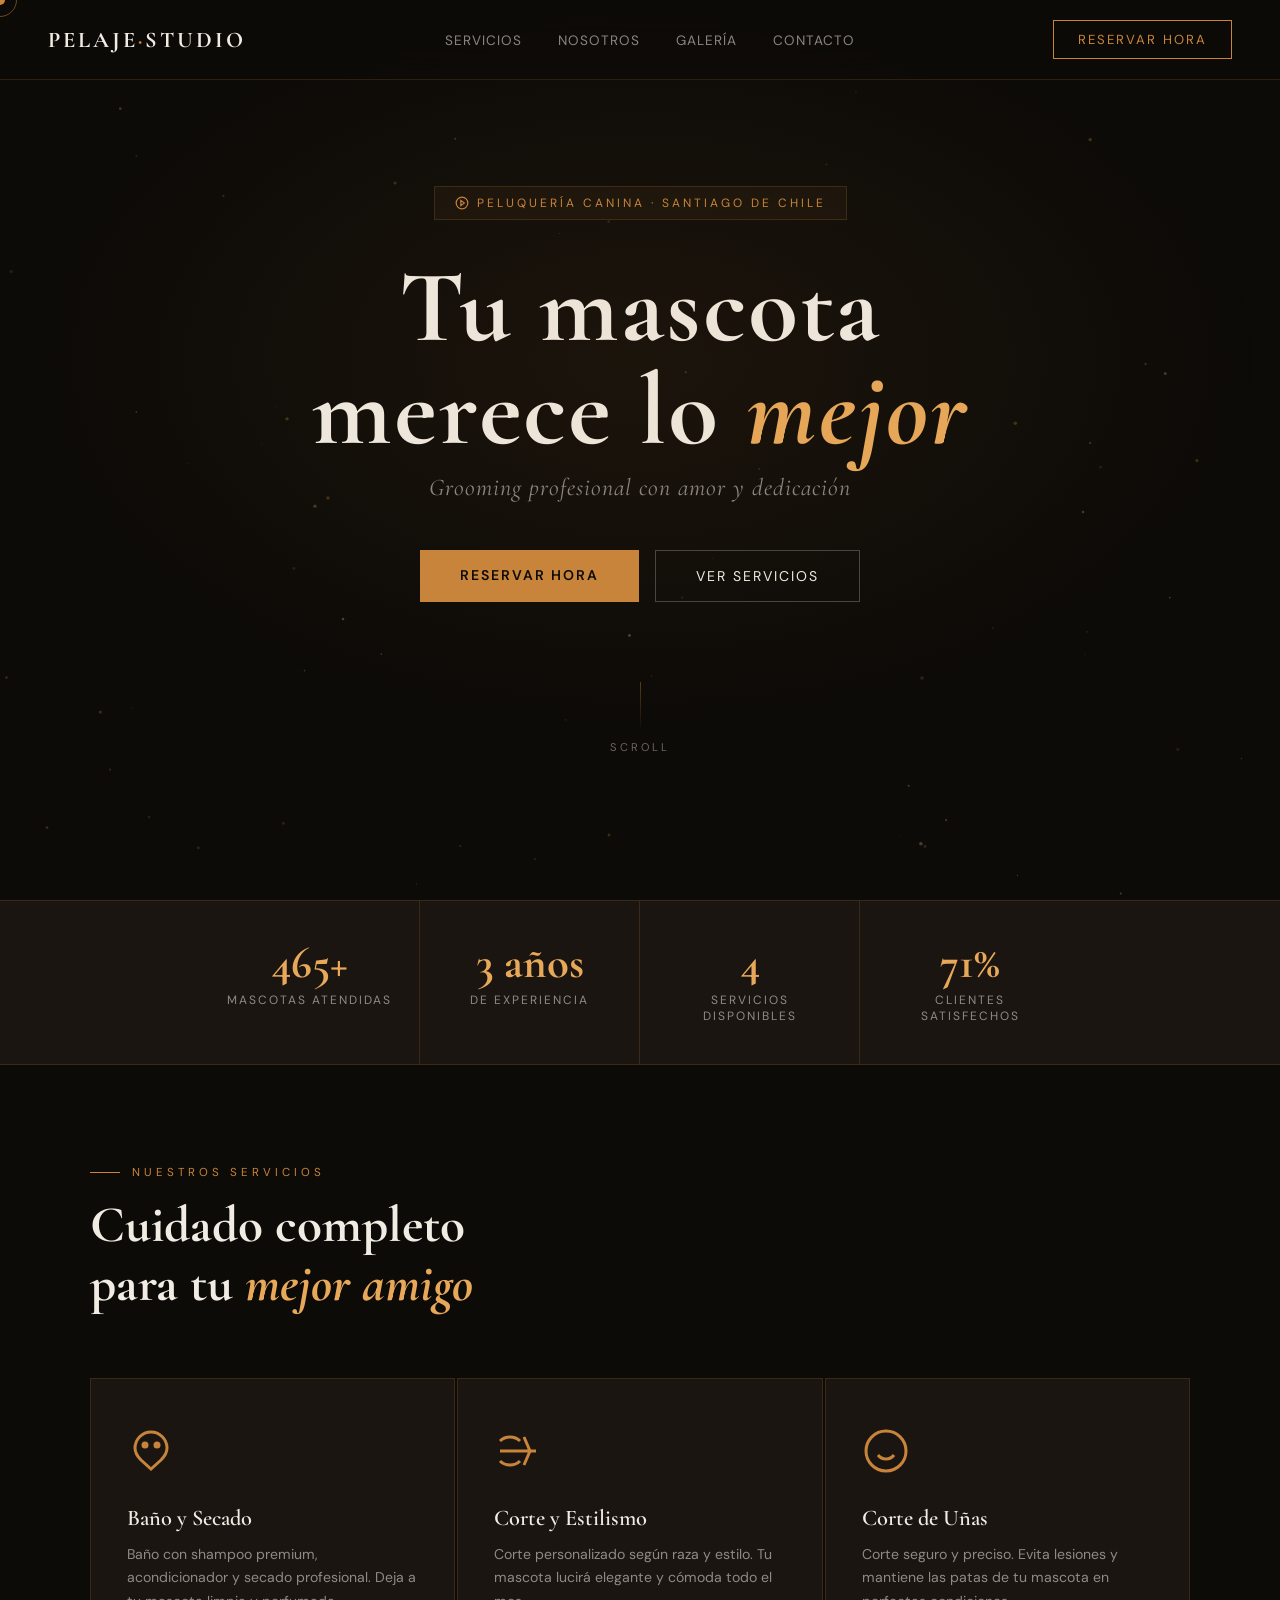
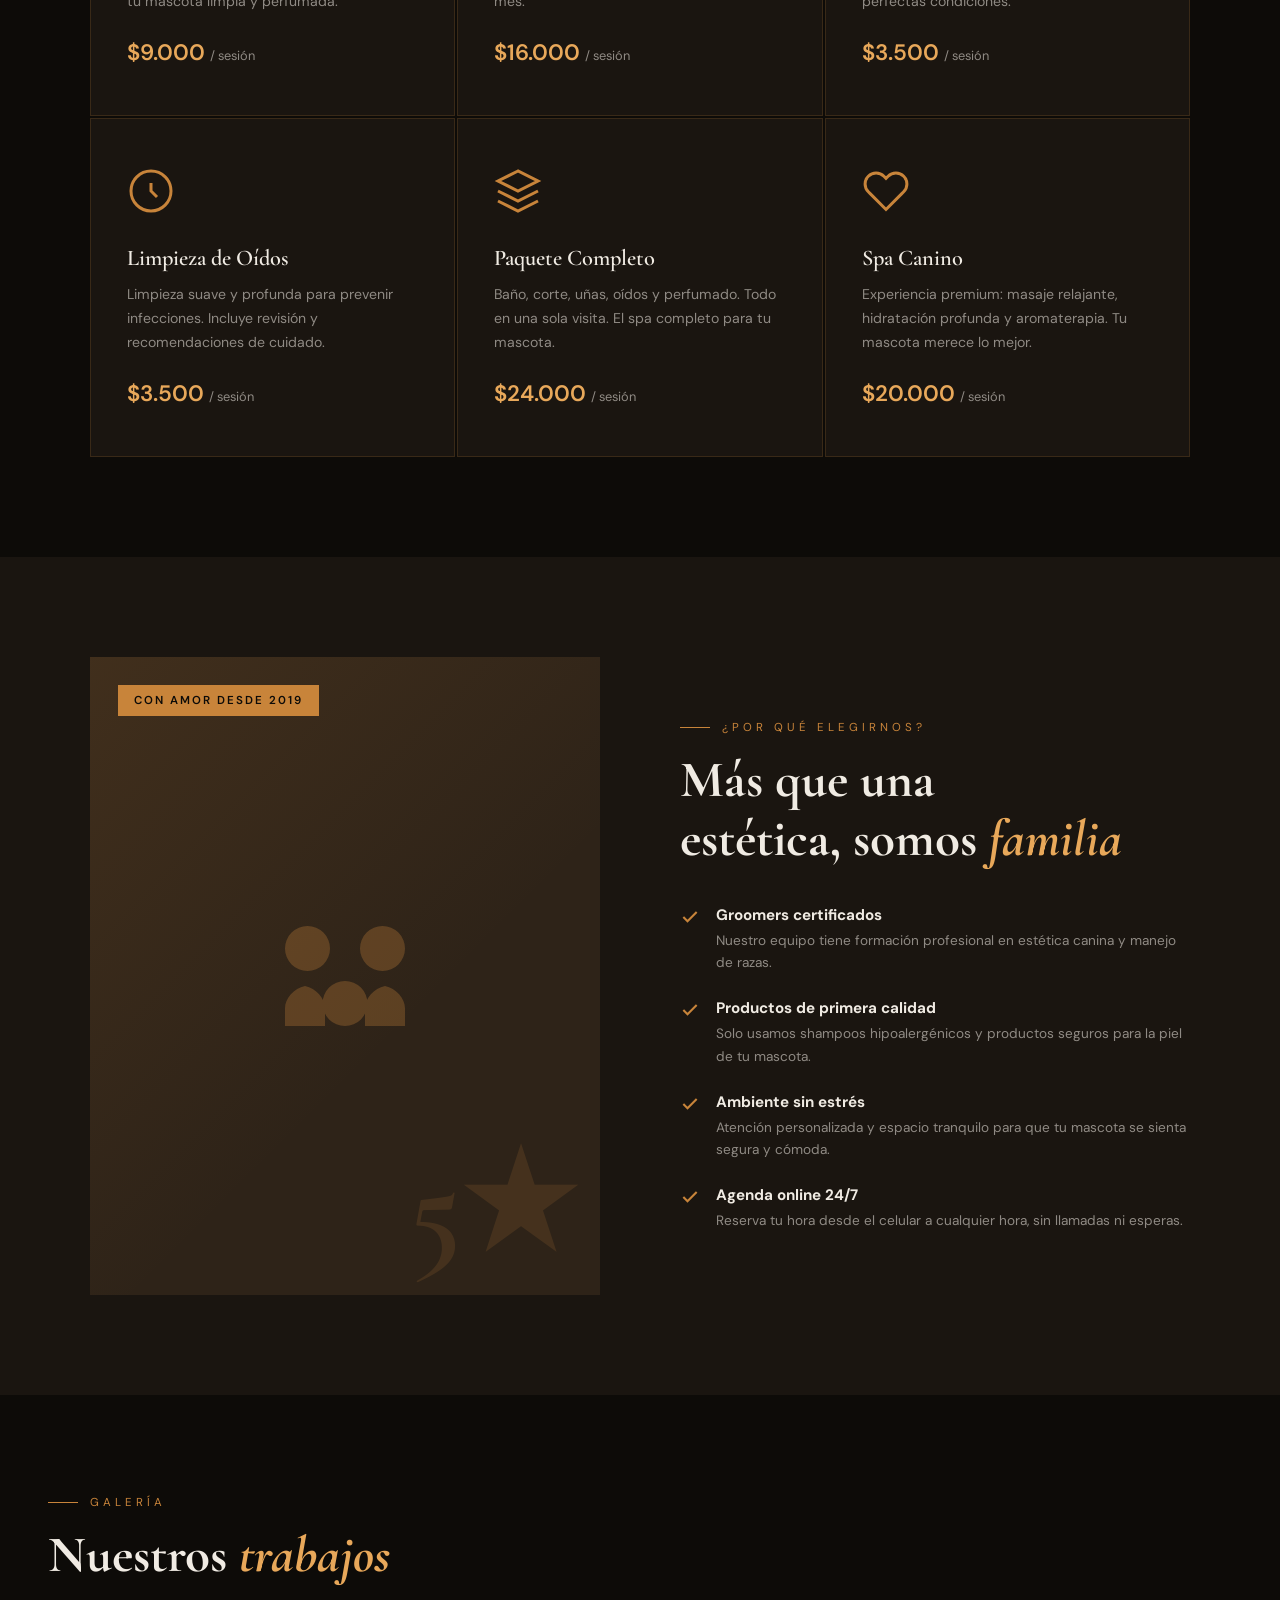
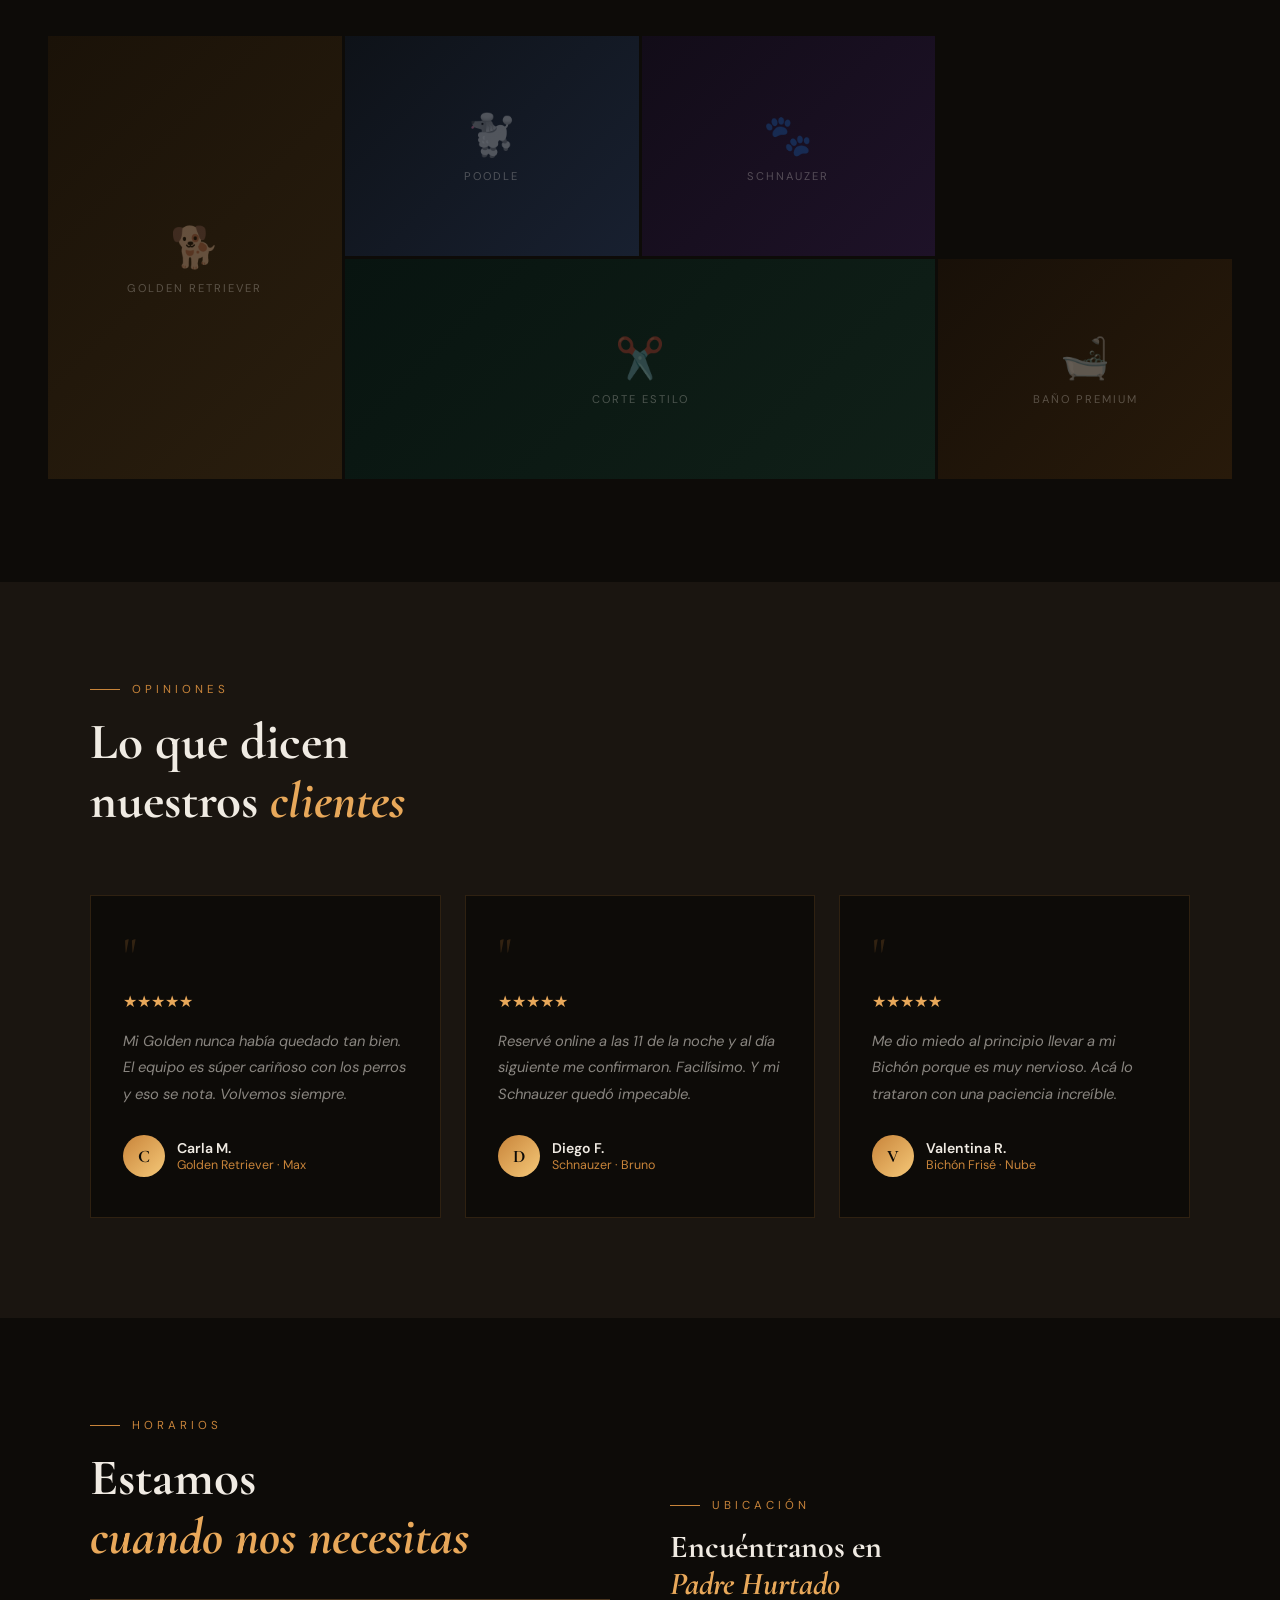
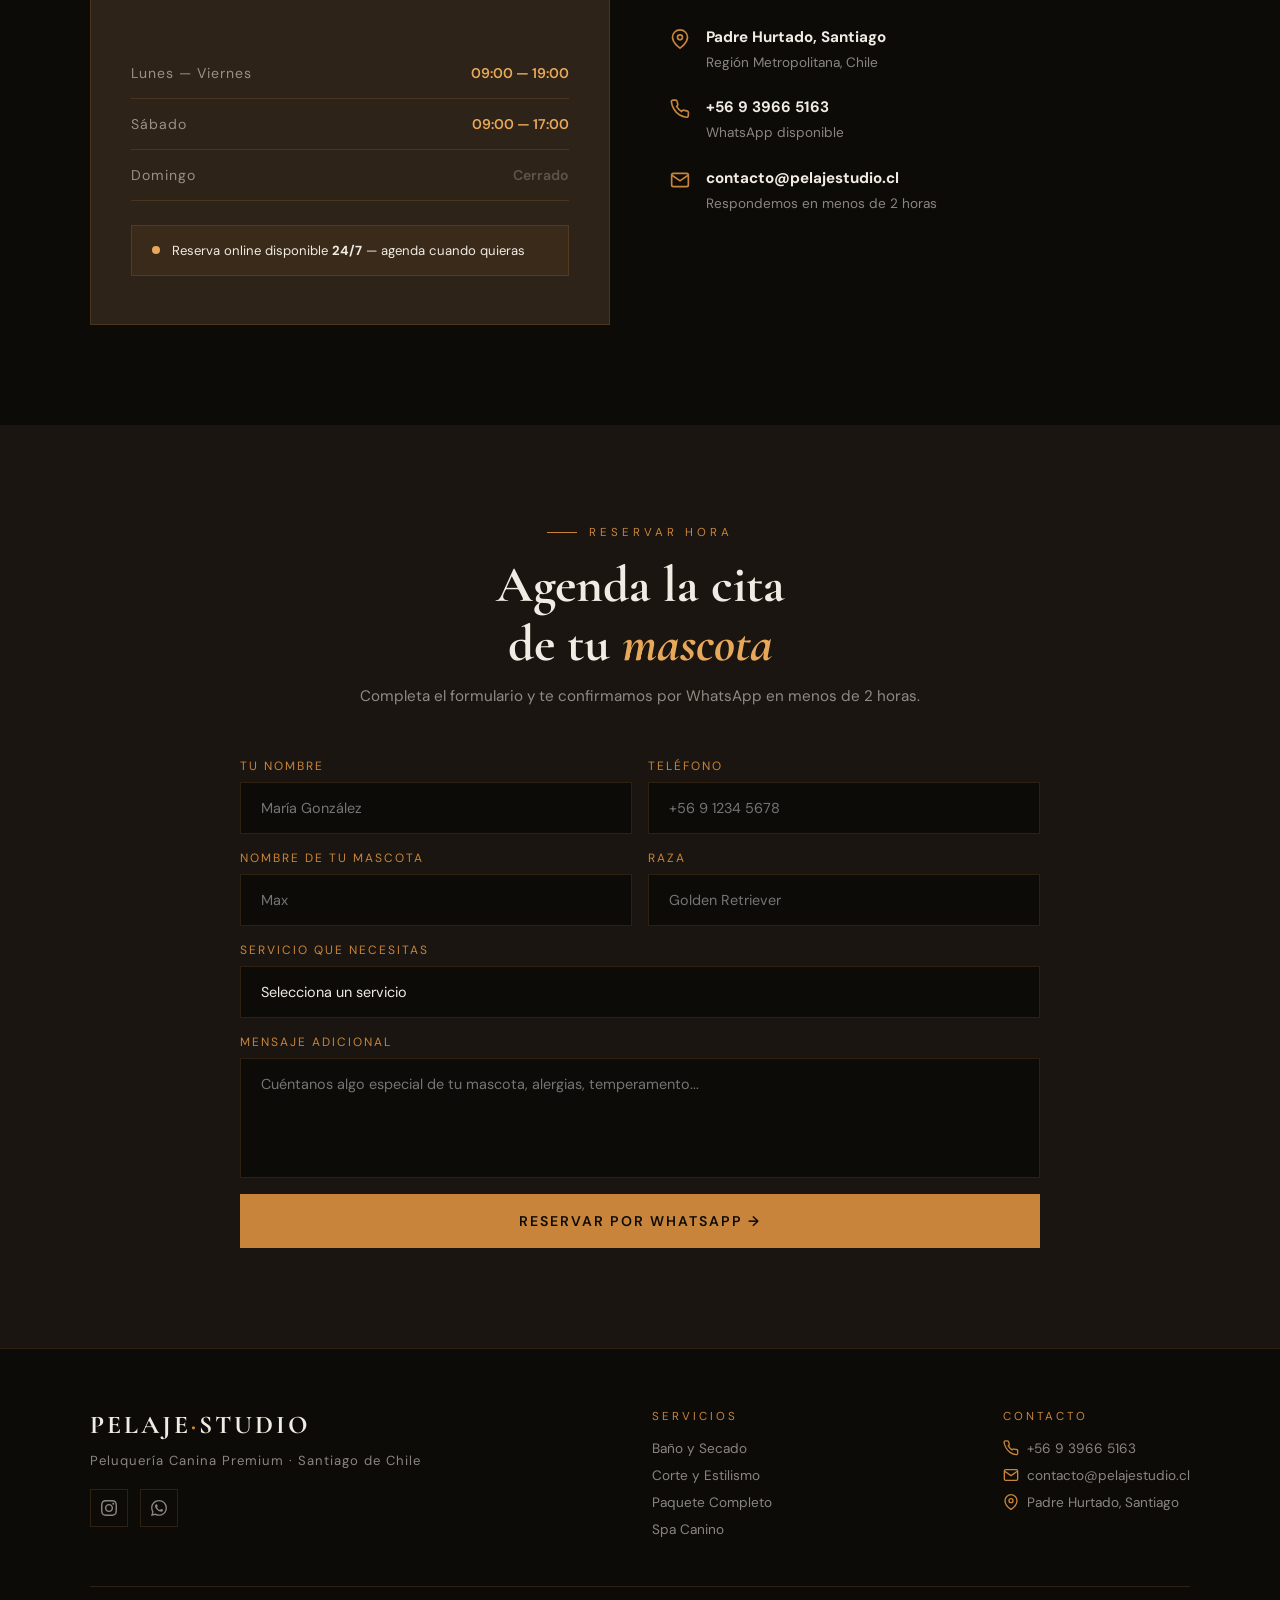
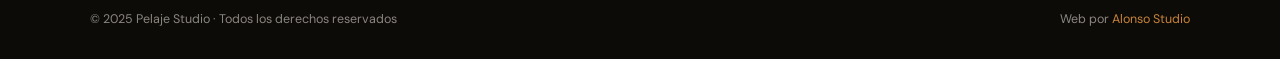
<file: alonso-studio/canino-demo.html>
<!DOCTYPE html>
<html lang="es">
<head>
<meta charset="UTF-8">
<meta name="viewport" content="width=device-width, initial-scale=1.0">
<title>Pelaje Studio | Peluquería Canina Premium · Santiago de Chile</title>
<link href="https://fonts.googleapis.com/css2?family=Cormorant+Garamond:ital,wght@0,400;0,600;0,700;1,400;1,600&family=DM+Sans:wght@300;400;500;600&display=swap" rel="stylesheet">
<style>
:root {
  --amber: #c8843a;
  --amber-light: #e8a85a;
  --amber-pale: #f5c878;
  --dark: #0d0b08;
  --dark2: #1a1510;
  --dark3: #241e16;
  --warm: #2e2318;
  --text: #f0ebe3;
  --text-muted: rgba(240,235,227,0.55);
  --border: rgba(200,132,58,0.18);
}
*, *::before, *::after { margin:0; padding:0; box-sizing:border-box; }
html { scroll-behavior:smooth; }
body {
  font-family:'DM Sans',sans-serif;
  background:var(--dark);
  color:var(--text);
  overflow-x:hidden;
  cursor:none;
}

/* CURSOR */
.cursor { position:fixed; width:10px; height:10px; background:var(--amber); border-radius:50%; pointer-events:none; z-index:9999; transform:translate(-50%,-50%); transition:transform .1s; }
.cursor-ring { position:fixed; width:34px; height:34px; border:1.5px solid rgba(200,132,58,0.5); border-radius:50%; pointer-events:none; z-index:9998; transform:translate(-50%,-50%); transition:left .12s ease,top .12s ease; }
@media(hover:none),(max-width:768px){ .cursor,.cursor-ring{display:none;} }

/* CANVAS */
canvas#particles { position:fixed; top:0; left:0; width:100%; height:100%; pointer-events:none; z-index:0; opacity:.35; }

/* NAV */
nav {
  position:fixed; top:0; left:0; right:0; z-index:100;
  display:flex; align-items:center; justify-content:space-between;
  padding:20px 48px;
  background:rgba(13,11,8,0.85);
  backdrop-filter:blur(18px);
  border-bottom:1px solid var(--border);
}
.nav-logo {
  font-family:'Cormorant Garamond',serif;
  font-size:1.4rem; font-weight:700; letter-spacing:3px;
  color:var(--text);
}
.nav-logo span { color:var(--amber); }
.nav-links { display:flex; gap:36px; list-style:none; }
.nav-links a { color:var(--text-muted); text-decoration:none; font-size:.85rem; letter-spacing:1px; text-transform:uppercase; transition:color .3s; }
.nav-links a:hover { color:var(--amber-light); }
.nav-cta {
  background:transparent; border:1px solid var(--amber);
  color:var(--amber); padding:10px 24px; font-family:'DM Sans',sans-serif;
  font-size:.82rem; letter-spacing:2px; text-transform:uppercase;
  cursor:none; transition:all .3s; text-decoration:none;
  position:relative; overflow:hidden;
}
.nav-cta::after {
  content:''; position:absolute; top:0; left:-100%; width:100%; height:100%;
  background:linear-gradient(90deg,transparent,rgba(200,132,58,0.15),transparent);
  animation:shine 4s ease infinite;
}
@keyframes shine { 0%{left:-100%} 20%{left:100%} 100%{left:100%} }
.nav-cta:hover { background:var(--amber); color:var(--dark); }
@media(max-width:768px){
  nav { padding:16px 20px; }
  .nav-links { display:none; }
}

/* HERO */
.hero {
  min-height:100vh; position:relative; z-index:1;
  display:flex; flex-direction:column; align-items:center; justify-content:center;
  text-align:center; padding:120px 24px 80px;
  overflow:hidden;
}
.hero::before {
  content:''; position:absolute; inset:0;
  background:radial-gradient(ellipse 70% 60% at 50% 40%, rgba(200,132,58,0.08) 0%, transparent 70%);
}
.hero-badge {
  display:inline-flex; align-items:center; gap:8px;
  border:1px solid var(--border); padding:8px 20px;
  font-size:.75rem; letter-spacing:3px; text-transform:uppercase;
  color:var(--amber); margin-bottom:36px;
  background:rgba(200,132,58,0.06);
}
.hero-badge svg { width:14px; height:14px; }
.hero h1 {
  font-family:'Cormorant Garamond',serif;
  font-size:clamp(3.2rem,8vw,7rem);
  font-weight:700; line-height:1.0;
  letter-spacing:2px; margin-bottom:12px;
}
.hero h1 em { font-style:italic; color:var(--amber-light); }
.hero-sub {
  font-family:'Cormorant Garamond',serif;
  font-size:clamp(1.1rem,2.5vw,1.5rem);
  font-style:italic; color:var(--text-muted);
  margin-bottom:48px; letter-spacing:1px;
}
.hero-btns { display:flex; gap:16px; justify-content:center; flex-wrap:wrap; }
.btn-primary {
  background:var(--amber); color:var(--dark);
  padding:16px 40px; font-size:.88rem; letter-spacing:2px;
  text-transform:uppercase; font-weight:600; text-decoration:none;
  cursor:none; transition:all .3s; position:relative; overflow:hidden;
  border:none;
}
.btn-primary::after {
  content:''; position:absolute; top:0; left:-100%; width:100%; height:100%;
  background:linear-gradient(90deg,transparent,rgba(255,255,255,0.25),transparent);
  animation:shine 4.5s ease infinite;
}
.btn-primary:hover { background:var(--amber-light); transform:translateY(-2px); }
.btn-outline {
  background:transparent; border:1px solid rgba(240,235,227,0.25);
  color:var(--text); padding:16px 40px; font-size:.88rem;
  letter-spacing:2px; text-transform:uppercase; text-decoration:none;
  cursor:none; transition:all .3s;
}
.btn-outline:hover { border-color:var(--amber); color:var(--amber); }
.hero-scroll { margin-top:80px; display:flex; flex-direction:column; align-items:center; gap:8px; opacity:.4; }
.hero-scroll span { font-size:.7rem; letter-spacing:3px; text-transform:uppercase; }
.scroll-line { width:1px; height:50px; background:linear-gradient(to bottom,var(--amber),transparent); animation:scrollPulse 2s ease-in-out infinite; }
@keyframes scrollPulse { 0%,100%{opacity:.4;transform:scaleY(1)} 50%{opacity:1;transform:scaleY(1.2)} }

/* STATS */
.stats-bar {
  position:relative; z-index:1;
  display:flex; justify-content:center; gap:0;
  border-top:1px solid var(--border); border-bottom:1px solid var(--border);
  background:var(--dark2);
}
.stat-item {
  flex:1; max-width:220px; padding:40px 24px; text-align:center;
  border-right:1px solid var(--border);
}
.stat-item:last-child { border-right:none; }
.stat-num {
  font-family:'Cormorant Garamond',serif;
  font-size:2.8rem; font-weight:700; color:var(--amber-light);
  line-height:1;
}
.stat-label { font-size:.75rem; letter-spacing:2px; text-transform:uppercase; color:var(--text-muted); margin-top:6px; }
@media(max-width:600px){
  .stats-bar { flex-wrap:wrap; }
  .stat-item { min-width:50%; border-right:none; border-bottom:1px solid var(--border); }
}

/* SECTION BASE */
section { position:relative; z-index:1; }
.section-label {
  font-size:.72rem; letter-spacing:4px; text-transform:uppercase;
  color:var(--amber); margin-bottom:16px;
  display:flex; align-items:center; gap:12px;
}
.section-label::before { content:''; width:30px; height:1px; background:var(--amber); }
.section-title {
  font-family:'Cormorant Garamond',serif;
  font-size:clamp(2rem,4vw,3.2rem);
  font-weight:700; line-height:1.15; margin-bottom:20px;
}
.section-title em { font-style:italic; color:var(--amber-light); }

/* REVEAL */
.reveal { opacity:0; transform:translateY(40px); transition:opacity .8s ease, transform .8s ease; }
.reveal.visible { opacity:1; transform:translateY(0); }
.reveal-left { opacity:0; transform:translateX(-40px); transition:opacity .8s ease, transform .8s ease; }
.reveal-left.visible { opacity:1; transform:translateX(0); }
.reveal-right { opacity:0; transform:translateX(40px); transition:opacity .8s ease, transform .8s ease; }
.reveal-right.visible { opacity:1; transform:translateX(0); }

/* SERVICES */
.services { padding:100px 48px; }
.services-inner { max-width:1100px; margin:0 auto; }
.services-header { margin-bottom:64px; }
.services-grid { display:grid; grid-template-columns:repeat(3,1fr); gap:2px; }
.srv-card {
  background:var(--dark2); padding:48px 36px;
  border:1px solid var(--border); position:relative; overflow:hidden;
  transition:all .4s;
}
.srv-card::before {
  content:''; position:absolute; bottom:0; left:0; right:0; height:2px;
  background:linear-gradient(90deg,transparent,var(--amber),transparent);
  transform:scaleX(0); transition:transform .4s;
}
.srv-card:hover { background:var(--dark3); transform:translateY(-4px); }
.srv-card:hover::before { transform:scaleX(1); }
.srv-icon { width:48px; height:48px; margin-bottom:24px; color:var(--amber); }
.srv-name {
  font-family:'Cormorant Garamond',serif;
  font-size:1.4rem; font-weight:600; margin-bottom:12px;
}
.srv-desc { font-size:.88rem; color:var(--text-muted); line-height:1.7; margin-bottom:24px; }
.srv-price { font-size:1.4rem; font-weight:600; color:var(--amber-light); }
.srv-price span { font-size:.8rem; color:var(--text-muted); font-weight:400; }
@media(max-width:900px){ .services-grid { grid-template-columns:repeat(2,1fr); } }
@media(max-width:600px){ .services-grid { grid-template-columns:1fr; } .services { padding:70px 20px; } }

/* ABOUT / WHY */
.why { padding:100px 48px; background:var(--dark2); }
.why-inner { max-width:1100px; margin:0 auto; display:grid; grid-template-columns:1fr 1fr; gap:80px; align-items:center; }
.why-visual {
  position:relative; aspect-ratio:4/5;
  background:var(--warm); overflow:hidden;
}
.why-visual::before {
  content:''; position:absolute; inset:0;
  background:linear-gradient(135deg, rgba(200,132,58,0.12) 0%, transparent 60%);
}
.why-visual-inner {
  position:absolute; inset:0;
  display:flex; align-items:center; justify-content:center;
  flex-direction:column; gap:16px;
}
.why-big-num {
  font-family:'Cormorant Garamond',serif;
  font-size:8rem; font-weight:700; line-height:1;
  color:var(--amber); opacity:.15;
  position:absolute; bottom:24px; right:24px;
}
.why-icon-big { width:120px; height:120px; color:var(--amber); opacity:.3; }
.why-tag {
  position:absolute; top:28px; left:28px;
  background:var(--amber); color:var(--dark);
  padding:8px 16px; font-size:.72rem; letter-spacing:2px; text-transform:uppercase; font-weight:600;
}
.why-list { list-style:none; margin-top:36px; display:flex; flex-direction:column; gap:24px; }
.why-list li { display:flex; align-items:flex-start; gap:16px; }
.why-check { width:20px; height:20px; min-width:20px; color:var(--amber); margin-top:2px; }
.why-list-text strong { display:block; font-size:.95rem; margin-bottom:4px; }
.why-list-text span { font-size:.85rem; color:var(--text-muted); line-height:1.6; }
@media(max-width:768px){
  .why-inner { grid-template-columns:1fr; gap:40px; }
  .why-visual { aspect-ratio:16/9; }
  .why { padding:70px 20px; }
}

/* GALLERY */
.gallery { padding:100px 48px; }
.gallery-inner { max-width:1200px; margin:0 auto; }
.gallery-header { margin-bottom:52px; }
.gallery-grid {
  display:grid;
  grid-template-columns:repeat(4,1fr);
  grid-template-rows:repeat(2,220px);
  gap:3px;
}
.gal { background:var(--dark3); overflow:hidden; position:relative; cursor:none; }
.gal::after {
  content:''; position:absolute; inset:0;
  background:linear-gradient(135deg, rgba(200,132,58,0.1) 0%, transparent 50%);
  opacity:0; transition:opacity .4s;
}
.gal:hover::after { opacity:1; }
.gal.big { grid-row:span 2; }
.gal.wide { grid-column:span 2; }
.gal-inner {
  position:absolute; inset:0; display:flex; align-items:center; justify-content:center;
  flex-direction:column; gap:8px;
}
.gal-emoji { font-size:2.5rem; opacity:.3; }
.gal-label { font-size:.7rem; letter-spacing:2px; text-transform:uppercase; color:var(--text-muted); opacity:.5; }
.gal-1 { background:linear-gradient(135deg,#1a1208,#2a1e0e); }
.gal-2 { background:linear-gradient(135deg,#0e1218,#182030); }
.gal-3 { background:linear-gradient(135deg,#120c18,#1e1228); }
.gal-4 { background:linear-gradient(135deg,#081410,#102018); }
.gal-5 { background:linear-gradient(135deg,#181008,#281a0a); }
.gal-6 { background:linear-gradient(135deg,#0c1008,#181a0e); }
@media(max-width:768px){
  .gallery-grid { grid-template-columns:1fr 1fr; grid-template-rows:auto; }
  .gal.big, .gal.wide { grid-row:span 1; grid-column:span 1; }
  .gal { height:160px; }
  .gallery { padding:70px 20px; }
}

/* TESTIMONIALS */
.testimonials { padding:100px 48px; background:var(--dark2); }
.testi-inner { max-width:1100px; margin:0 auto; }
.testi-header { margin-bottom:64px; }
.testi-grid { display:grid; grid-template-columns:repeat(3,1fr); gap:24px; }
.testi-card {
  background:var(--dark); padding:40px 32px;
  border:1px solid var(--border); position:relative;
}
.testi-quote {
  font-family:'Cormorant Garamond',serif;
  font-size:3rem; color:var(--amber); opacity:.2;
  line-height:.8; margin-bottom:16px;
}
.testi-text {
  font-size:.92rem; line-height:1.8; color:var(--text-muted);
  font-style:italic; margin-bottom:28px;
}
.testi-stars { color:var(--amber-light); font-size:1rem; margin-bottom:16px; }
.testi-author { display:flex; align-items:center; gap:12px; }
.testi-avatar {
  width:42px; height:42px; border-radius:50%;
  background:linear-gradient(135deg,var(--amber),var(--amber-pale));
  display:flex; align-items:center; justify-content:center;
  font-family:'Cormorant Garamond',serif; font-size:1.1rem; font-weight:700;
  color:var(--dark);
}
.testi-name { font-size:.88rem; font-weight:600; }
.testi-dog { font-size:.78rem; color:var(--amber); }
@media(max-width:900px){ .testi-grid { grid-template-columns:1fr; } }
@media(max-width:600px){ .testimonials { padding:70px 20px; } }

/* HORARIOS */
.horarios { padding:100px 48px; }
.horarios-inner { max-width:1100px; margin:0 auto; display:grid; grid-template-columns:1fr 1fr; gap:60px; align-items:start; }
.horario-card {
  background:var(--warm); padding:48px 40px;
  border:1px solid var(--border);
}
.horario-row { display:flex; justify-content:space-between; align-items:center; padding:16px 0; border-bottom:1px solid var(--border); }
.horario-row:last-child { border-bottom:none; }
.horario-day { font-size:.88rem; color:var(--text-muted); letter-spacing:1px; }
.horario-time { font-size:.88rem; font-weight:600; color:var(--amber-light); }
.horario-closed { color:rgba(240,235,227,0.25); }
.agenda-badge {
  margin-top:24px; padding:16px 20px;
  background:rgba(200,132,58,0.08); border:1px solid var(--border);
  display:flex; align-items:center; gap:12px; font-size:.82rem;
}
.agenda-dot { width:8px; height:8px; border-radius:50%; background:var(--amber-light); animation:pulse 2s ease infinite; }
@keyframes pulse { 0%,100%{opacity:1;transform:scale(1)} 50%{opacity:.5;transform:scale(1.4)} }
.why-col { }
.why-col .section-title { font-size:clamp(1.6rem,3vw,2.4rem); }
@media(max-width:768px){ .horarios-inner { grid-template-columns:1fr; } .horarios { padding:70px 20px; } }

/* CONTACT */
.contact { padding:100px 48px; background:var(--dark2); }
.contact-inner { max-width:800px; margin:0 auto; text-align:center; }
.contact-inner .section-title { margin-bottom:12px; }
.contact-sub { color:var(--text-muted); margin-bottom:52px; font-size:.95rem; }
.contact-form { display:flex; flex-direction:column; gap:16px; text-align:left; }
.form-row { display:grid; grid-template-columns:1fr 1fr; gap:16px; }
.form-field { display:flex; flex-direction:column; gap:8px; }
.form-field label { font-size:.75rem; letter-spacing:2px; text-transform:uppercase; color:var(--amber); }
.form-field input, .form-field select, .form-field textarea {
  background:var(--dark); border:1px solid var(--border);
  color:var(--text); padding:16px 20px; font-family:'DM Sans',sans-serif;
  font-size:.9rem; outline:none; transition:border-color .3s;
  -webkit-appearance:none;
}
.form-field input:focus, .form-field select:focus, .form-field textarea:focus { border-color:var(--amber); }
.form-field textarea { resize:none; height:120px; }
.form-field select option { background:var(--dark2); }
.btn-submit {
  background:var(--amber); color:var(--dark); border:none;
  padding:18px; font-family:'DM Sans',sans-serif;
  font-size:.88rem; letter-spacing:2px; text-transform:uppercase; font-weight:600;
  cursor:none; transition:all .3s; position:relative; overflow:hidden;
}
.btn-submit::after {
  content:''; position:absolute; top:0; left:-100%; width:100%; height:100%;
  background:linear-gradient(90deg,transparent,rgba(255,255,255,0.25),transparent);
  animation:shine 4s ease infinite;
}
.btn-submit:hover { background:var(--amber-light); transform:translateY(-2px); }
@media(max-width:600px){ .form-row { grid-template-columns:1fr; } .contact { padding:70px 20px; } }

/* FOOTER */
footer {
  background:var(--dark); border-top:1px solid var(--border);
  padding:60px 48px 32px; position:relative; z-index:1;
}
.footer-inner { max-width:1100px; margin:0 auto; }
.footer-top { display:flex; justify-content:space-between; align-items:flex-start; gap:40px; margin-bottom:48px; flex-wrap:wrap; }
.footer-brand { }
.footer-logo {
  font-family:'Cormorant Garamond',serif;
  font-size:1.6rem; font-weight:700; letter-spacing:3px; margin-bottom:12px;
}
.footer-logo span { color:var(--amber); }
.footer-tagline { font-size:.82rem; color:var(--text-muted); letter-spacing:1px; }
.footer-links { display:flex; flex-direction:column; gap:10px; }
.footer-links a { color:var(--text-muted); text-decoration:none; font-size:.85rem; transition:color .3s; }
.footer-links a:hover { color:var(--amber); }
.footer-contact { display:flex; flex-direction:column; gap:10px; }
.footer-contact a { color:var(--text-muted); text-decoration:none; font-size:.85rem; display:flex; align-items:center; gap:8px; transition:color .3s; }
.footer-contact a:hover { color:var(--amber); }
.footer-contact svg { width:16px; height:16px; color:var(--amber); }
.footer-socials { display:flex; gap:12px; margin-top:8px; }
.social-icon { width:38px; height:38px; border:1px solid var(--border); display:flex; align-items:center; justify-content:center; color:var(--text-muted); transition:all .3s; text-decoration:none; }
.social-icon:hover { border-color:var(--amber); color:var(--amber); }
.social-icon svg { width:16px; height:16px; }
.footer-bottom { border-top:1px solid var(--border); padding-top:24px; display:flex; justify-content:space-between; align-items:center; flex-wrap:wrap; gap:12px; }
.footer-copy { font-size:.78rem; color:var(--text-muted); }
.footer-credit { font-size:.78rem; color:var(--text-muted); }
.footer-credit a { color:var(--amber); text-decoration:none; }
@media(max-width:600px){ footer { padding:48px 20px 24px; } .footer-bottom { flex-direction:column; text-align:center; } }
</style>
</head>
<body>

<div class="cursor" id="cursor"></div>
<div class="cursor-ring" id="cursorRing"></div>
<canvas id="particles"></canvas>

<!-- NAV -->
<nav>
  <div class="nav-logo">PELAJE<span>·</span>STUDIO</div>
  <ul class="nav-links">
    <li><a href="#servicios">Servicios</a></li>
    <li><a href="#nosotros">Nosotros</a></li>
    <li><a href="#galeria">Galería</a></li>
    <li><a href="#contacto">Contacto</a></li>
  </ul>
  <a href="#contacto" class="nav-cta">Reservar hora</a>
</nav>

<!-- HERO -->
<section class="hero">
  <div class="hero-badge">
    <svg viewBox="0 0 24 24" fill="none" stroke="currentColor" stroke-width="2"><path d="M12 2C6.48 2 2 6.48 2 12s4.48 10 10 10 10-4.48 10-10S17.52 2 12 2zm-2 14.5v-9l6 4.5-6 4.5z"/></svg>
    Peluquería Canina · Santiago de Chile
  </div>
  <h1>Tu mascota<br>merece lo <em>mejor</em></h1>
  <p class="hero-sub">Grooming profesional con amor y dedicación</p>
  <div class="hero-btns">
    <a href="#contacto" class="btn-primary">Reservar hora</a>
    <a href="#servicios" class="btn-outline">Ver servicios</a>
  </div>
  <div class="hero-scroll">
    <div class="scroll-line"></div>
    <span>Scroll</span>
  </div>
</section>

<!-- STATS -->
<div class="stats-bar" id="statsBar">
  <div class="stat-item reveal">
    <div class="stat-num" data-target="650" data-suffix="+">0</div>
    <div class="stat-label">Mascotas atendidas</div>
  </div>
  <div class="stat-item reveal">
    <div class="stat-num" data-target="5" data-suffix=" años">0</div>
    <div class="stat-label">De experiencia</div>
  </div>
  <div class="stat-item reveal">
    <div class="stat-num" data-target="6" data-suffix="">0</div>
    <div class="stat-label">Servicios disponibles</div>
  </div>
  <div class="stat-item reveal">
    <div class="stat-num" data-target="100" data-suffix="%">0</div>
    <div class="stat-label">Clientes satisfechos</div>
  </div>
</div>

<!-- SERVICES -->
<section class="services" id="servicios">
  <div class="services-inner">
    <div class="services-header reveal">
      <div class="section-label">Nuestros servicios</div>
      <h2 class="section-title">Cuidado completo<br>para tu <em>mejor amigo</em></h2>
    </div>
    <div class="services-grid">
      <div class="srv-card reveal">
        <svg class="srv-icon" viewBox="0 0 24 24" fill="none" stroke="currentColor" stroke-width="1.5"><path d="M7 16.5C5.5 15 4 13 4 10.5A8 8 0 0 1 20 10.5c0 2.5-1.5 4.5-3 6L12 21l-5-4.5z"/><circle cx="9" cy="9" r="1" fill="currentColor"/><circle cx="15" cy="9" r="1" fill="currentColor"/></svg>
        <div class="srv-name">Baño y Secado</div>
        <div class="srv-desc">Baño con shampoo premium, acondicionador y secado profesional. Deja a tu mascota limpia y perfumada.</div>
        <div class="srv-price">$9.000 <span>/ sesión</span></div>
      </div>
      <div class="srv-card reveal">
        <svg class="srv-icon" viewBox="0 0 24 24" fill="none" stroke="currentColor" stroke-width="1.5"><path d="M3 7s2-2 5-2 5 2 5 2M3 17s2 2 5 2 5-2 5-2M21 12H3M15 5l3 7-3 7"/></svg>
        <div class="srv-name">Corte y Estilismo</div>
        <div class="srv-desc">Corte personalizado según raza y estilo. Tu mascota lucirá elegante y cómoda todo el mes.</div>
        <div class="srv-price">$16.000 <span>/ sesión</span></div>
      </div>
      <div class="srv-card reveal">
        <svg class="srv-icon" viewBox="0 0 24 24" fill="none" stroke="currentColor" stroke-width="1.5"><path d="M12 2a10 10 0 1 0 0 20A10 10 0 0 0 12 2z"/><path d="M8 14s1.5 2 4 2 4-2 4-2"/><line x1="9" y1="9" x2="9.01" y2="9"/><line x1="15" y1="9" x2="15.01" y2="9"/></svg>
        <div class="srv-name">Corte de Uñas</div>
        <div class="srv-desc">Corte seguro y preciso. Evita lesiones y mantiene las patas de tu mascota en perfectas condiciones.</div>
        <div class="srv-price">$3.500 <span>/ sesión</span></div>
      </div>
      <div class="srv-card reveal">
        <svg class="srv-icon" viewBox="0 0 24 24" fill="none" stroke="currentColor" stroke-width="1.5"><circle cx="12" cy="12" r="10"/><path d="M12 8v4l3 3"/></svg>
        <div class="srv-name">Limpieza de Oídos</div>
        <div class="srv-desc">Limpieza suave y profunda para prevenir infecciones. Incluye revisión y recomendaciones de cuidado.</div>
        <div class="srv-price">$3.500 <span>/ sesión</span></div>
      </div>
      <div class="srv-card reveal">
        <svg class="srv-icon" viewBox="0 0 24 24" fill="none" stroke="currentColor" stroke-width="1.5"><path d="M12 2L2 7l10 5 10-5-10-5z"/><path d="M2 17l10 5 10-5M2 12l10 5 10-5"/></svg>
        <div class="srv-name">Paquete Completo</div>
        <div class="srv-desc">Baño, corte, uñas, oídos y perfumado. Todo en una sola visita. El spa completo para tu mascota.</div>
        <div class="srv-price">$24.000 <span>/ sesión</span></div>
      </div>
      <div class="srv-card reveal">
        <svg class="srv-icon" viewBox="0 0 24 24" fill="none" stroke="currentColor" stroke-width="1.5"><path d="M20.84 4.61a5.5 5.5 0 0 0-7.78 0L12 5.67l-1.06-1.06a5.5 5.5 0 0 0-7.78 7.78l1.06 1.06L12 21.23l7.78-7.78 1.06-1.06a5.5 5.5 0 0 0 0-7.78z"/></svg>
        <div class="srv-name">Spa Canino</div>
        <div class="srv-desc">Experiencia premium: masaje relajante, hidratación profunda y aromaterapia. Tu mascota merece lo mejor.</div>
        <div class="srv-price">$20.000 <span>/ sesión</span></div>
      </div>
    </div>
  </div>
</section>

<!-- WHY -->
<section class="why" id="nosotros">
  <div class="why-inner">
    <div class="why-visual reveal-left">
      <div class="why-visual-inner">
        <svg class="why-icon-big" viewBox="0 0 24 24" fill="currentColor"><path d="M4.5 11a4.5 4.5 0 1 0 0-9 4.5 4.5 0 0 0 0 9zm15 0a4.5 4.5 0 1 0 0-9 4.5 4.5 0 0 0 0 9zM12 22a4.5 4.5 0 1 0 0-9 4.5 4.5 0 0 0 0 9zM4 14c-2.2.5-4 2.4-4 4.5V22h8v-3.5C8 16.4 6.2 14.5 4 14zm16 0c-2.2.5-4 2.4-4 4.5V22h8v-3.5c0-2.1-1.8-4-4-4.5z"/></svg>
      </div>
      <div class="why-big-num">5★</div>
      <div class="why-tag">Con amor desde 2019</div>
    </div>
    <div class="reveal-right">
      <div class="section-label">¿Por qué elegirnos?</div>
      <h2 class="section-title">Más que una<br>estética, somos <em>familia</em></h2>
      <ul class="why-list">
        <li>
          <svg class="why-check" viewBox="0 0 24 24" fill="none" stroke="currentColor" stroke-width="2.5"><polyline points="20 6 9 17 4 12"/></svg>
          <div class="why-list-text">
            <strong>Groomers certificados</strong>
            <span>Nuestro equipo tiene formación profesional en estética canina y manejo de razas.</span>
          </div>
        </li>
        <li>
          <svg class="why-check" viewBox="0 0 24 24" fill="none" stroke="currentColor" stroke-width="2.5"><polyline points="20 6 9 17 4 12"/></svg>
          <div class="why-list-text">
            <strong>Productos de primera calidad</strong>
            <span>Solo usamos shampoos hipoalergénicos y productos seguros para la piel de tu mascota.</span>
          </div>
        </li>
        <li>
          <svg class="why-check" viewBox="0 0 24 24" fill="none" stroke="currentColor" stroke-width="2.5"><polyline points="20 6 9 17 4 12"/></svg>
          <div class="why-list-text">
            <strong>Ambiente sin estrés</strong>
            <span>Atención personalizada y espacio tranquilo para que tu mascota se sienta segura y cómoda.</span>
          </div>
        </li>
        <li>
          <svg class="why-check" viewBox="0 0 24 24" fill="none" stroke="currentColor" stroke-width="2.5"><polyline points="20 6 9 17 4 12"/></svg>
          <div class="why-list-text">
            <strong>Agenda online 24/7</strong>
            <span>Reserva tu hora desde el celular a cualquier hora, sin llamadas ni esperas.</span>
          </div>
        </li>
      </ul>
    </div>
  </div>
</section>

<!-- GALLERY -->
<section class="gallery" id="galeria">
  <div class="gallery-inner">
    <div class="gallery-header reveal">
      <div class="section-label">Galería</div>
      <h2 class="section-title">Nuestros <em>trabajos</em></h2>
    </div>
    <div class="gallery-grid reveal">
      <div class="gal big gal-1">
        <div class="gal-inner">
          <div class="gal-emoji">🐕</div>
          <div class="gal-label">Golden Retriever</div>
        </div>
      </div>
      <div class="gal gal-2">
        <div class="gal-inner">
          <div class="gal-emoji">🐩</div>
          <div class="gal-label">Poodle</div>
        </div>
      </div>
      <div class="gal gal-3">
        <div class="gal-inner">
          <div class="gal-emoji">🐾</div>
          <div class="gal-label">Schnauzer</div>
        </div>
      </div>
      <div class="gal wide gal-4">
        <div class="gal-inner">
          <div class="gal-emoji">✂️</div>
          <div class="gal-label">Corte estilo</div>
        </div>
      </div>
      <div class="gal gal-5">
        <div class="gal-inner">
          <div class="gal-emoji">🛁</div>
          <div class="gal-label">Baño premium</div>
        </div>
      </div>
      <div class="gal gal-6">
        <div class="gal-inner">
          <div class="gal-emoji">🐶</div>
          <div class="gal-label">Maltés</div>
        </div>
      </div>
    </div>
  </div>
</section>

<!-- TESTIMONIALS -->
<section class="testimonials">
  <div class="testi-inner">
    <div class="testi-header reveal">
      <div class="section-label">Opiniones</div>
      <h2 class="section-title">Lo que dicen<br>nuestros <em>clientes</em></h2>
    </div>
    <div class="testi-grid">
      <div class="testi-card reveal">
        <div class="testi-quote">"</div>
        <div class="testi-stars">★★★★★</div>
        <p class="testi-text">Mi Golden nunca había quedado tan bien. El equipo es súper cariñoso con los perros y eso se nota. Volvemos siempre.</p>
        <div class="testi-author">
          <div class="testi-avatar">C</div>
          <div>
            <div class="testi-name">Carla M.</div>
            <div class="testi-dog">Golden Retriever · Max</div>
          </div>
        </div>
      </div>
      <div class="testi-card reveal">
        <div class="testi-quote">"</div>
        <div class="testi-stars">★★★★★</div>
        <p class="testi-text">Reservé online a las 11 de la noche y al día siguiente me confirmaron. Facilísimo. Y mi Schnauzer quedó impecable.</p>
        <div class="testi-author">
          <div class="testi-avatar">D</div>
          <div>
            <div class="testi-name">Diego F.</div>
            <div class="testi-dog">Schnauzer · Bruno</div>
          </div>
        </div>
      </div>
      <div class="testi-card reveal">
        <div class="testi-quote">"</div>
        <div class="testi-stars">★★★★★</div>
        <p class="testi-text">Me dio miedo al principio llevar a mi Bichón porque es muy nervioso. Acá lo trataron con una paciencia increíble.</p>
        <div class="testi-author">
          <div class="testi-avatar">V</div>
          <div>
            <div class="testi-name">Valentina R.</div>
            <div class="testi-dog">Bichón Frisé · Nube</div>
          </div>
        </div>
      </div>
    </div>
  </div>
</section>

<!-- HORARIOS -->
<section class="horarios" id="horarios">
  <div class="horarios-inner">
    <div class="reveal-left">
      <div class="section-label">Horarios</div>
      <h2 class="section-title">Estamos<br><em>cuando nos necesitas</em></h2>
      <div class="horario-card" style="margin-top:32px;">
        <div class="horario-row"><span class="horario-day">Lunes — Viernes</span><span class="horario-time">09:00 — 19:00</span></div>
        <div class="horario-row"><span class="horario-day">Sábado</span><span class="horario-time">09:00 — 17:00</span></div>
        <div class="horario-row"><span class="horario-day">Domingo</span><span class="horario-time horario-closed">Cerrado</span></div>
        <div class="agenda-badge">
          <div class="agenda-dot"></div>
          <span>Reserva online disponible <strong>24/7</strong> — agenda cuando quieras</span>
        </div>
      </div>
    </div>
    <div class="why-col reveal-right" style="padding-top:80px;">
      <div class="section-label">Ubicación</div>
      <h3 class="section-title" style="font-size:clamp(1.4rem,2.5vw,2rem);">Encuéntranos en<br><em>Padre Hurtado</em></h3>
      <ul class="why-list" style="margin-top:24px;">
        <li>
          <svg class="why-check" viewBox="0 0 24 24" fill="none" stroke="currentColor" stroke-width="2"><path d="M21 10c0 7-9 13-9 13s-9-6-9-13a9 9 0 0 1 18 0z"/><circle cx="12" cy="10" r="3"/></svg>
          <div class="why-list-text">
            <strong>Padre Hurtado, Santiago</strong>
            <span>Región Metropolitana, Chile</span>
          </div>
        </li>
        <li>
          <svg class="why-check" viewBox="0 0 24 24" fill="none" stroke="currentColor" stroke-width="2"><path d="M22 16.92v3a2 2 0 0 1-2.18 2 19.79 19.79 0 0 1-8.63-3.07A19.5 19.5 0 0 1 4.69 12a19.79 19.79 0 0 1-3.07-8.67A2 2 0 0 1 3.6 1.27h3a2 2 0 0 1 2 1.72c.127.96.361 1.903.7 2.81a2 2 0 0 1-.45 2.11L7.91 8.91a16 16 0 0 0 6 6l.91-.91a2 2 0 0 1 2.11-.45 12.84 12.84 0 0 0 2.81.7A2 2 0 0 1 22 16.92z"/></svg>
          <div class="why-list-text">
            <strong>+56 9 3966 5163</strong>
            <span>WhatsApp disponible</span>
          </div>
        </li>
        <li>
          <svg class="why-check" viewBox="0 0 24 24" fill="none" stroke="currentColor" stroke-width="2"><path d="M4 4h16c1.1 0 2 .9 2 2v12c0 1.1-.9 2-2 2H4c-1.1 0-2-.9-2-2V6c0-1.1.9-2 2-2z"/><polyline points="22,6 12,13 2,6"/></svg>
          <div class="why-list-text">
            <strong>contacto@pelajestudio.cl</strong>
            <span>Respondemos en menos de 2 horas</span>
          </div>
        </li>
      </ul>
    </div>
  </div>
</section>

<!-- CONTACT -->
<section class="contact" id="contacto">
  <div class="contact-inner">
    <div class="reveal">
      <div class="section-label" style="justify-content:center;">Reservar hora</div>
      <h2 class="section-title">Agenda la cita<br>de tu <em>mascota</em></h2>
      <p class="contact-sub">Completa el formulario y te confirmamos por WhatsApp en menos de 2 horas.</p>
    </div>
    <form class="contact-form reveal" onsubmit="enviarWA(event)">
      <div class="form-row">
        <div class="form-field">
          <label>Tu nombre</label>
          <input type="text" id="f-nombre" placeholder="María González" required>
        </div>
        <div class="form-field">
          <label>Teléfono</label>
          <input type="tel" id="f-tel" placeholder="+56 9 1234 5678">
        </div>
      </div>
      <div class="form-row">
        <div class="form-field">
          <label>Nombre de tu mascota</label>
          <input type="text" id="f-mascota" placeholder="Max" required>
        </div>
        <div class="form-field">
          <label>Raza</label>
          <input type="text" id="f-raza" placeholder="Golden Retriever">
        </div>
      </div>
      <div class="form-field">
        <label>Servicio que necesitas</label>
        <select id="f-servicio">
          <option value="">Selecciona un servicio</option>
          <option>Baño y Secado — $9.000</option>
          <option>Corte y Estilismo — $16.000</option>
          <option>Corte de Uñas — $3.500</option>
          <option>Limpieza de Oídos — $3.500</option>
          <option>Paquete Completo — $24.000</option>
          <option>Spa Canino — $20.000</option>
        </select>
      </div>
      <div class="form-field">
        <label>Mensaje adicional</label>
        <textarea id="f-msg" placeholder="Cuéntanos algo especial de tu mascota, alergias, temperamento..."></textarea>
      </div>
      <button type="submit" class="btn-submit">Reservar por WhatsApp →</button>
    </form>
  </div>
</section>

<!-- FOOTER -->
<footer>
  <div class="footer-inner">
    <div class="footer-top">
      <div class="footer-brand">
        <div class="footer-logo">PELAJE<span>·</span>STUDIO</div>
        <div class="footer-tagline">Peluquería Canina Premium · Santiago de Chile</div>
        <div class="footer-socials" style="margin-top:20px;">
          <a href="#" class="social-icon">
            <svg viewBox="0 0 24 24" fill="currentColor"><path d="M12 2.163c3.204 0 3.584.012 4.85.07 3.252.148 4.771 1.691 4.919 4.919.058 1.265.069 1.645.069 4.849 0 3.205-.012 3.584-.069 4.849-.149 3.225-1.664 4.771-4.919 4.919-1.266.058-1.644.07-4.85.07-3.204 0-3.584-.012-4.849-.07-3.26-.149-4.771-1.699-4.919-4.92-.058-1.265-.07-1.644-.07-4.849 0-3.204.013-3.583.07-4.849.149-3.227 1.664-4.771 4.919-4.919 1.266-.057 1.645-.069 4.849-.069zm0-2.163c-3.259 0-3.667.014-4.947.072-4.358.2-6.78 2.618-6.98 6.98-.059 1.281-.073 1.689-.073 4.948 0 3.259.014 3.668.072 4.948.2 4.358 2.618 6.78 6.98 6.98 1.281.058 1.689.072 4.948.072 3.259 0 3.668-.014 4.948-.072 4.354-.2 6.782-2.618 6.979-6.98.059-1.28.073-1.689.073-4.948 0-3.259-.014-3.667-.072-4.947-.196-4.354-2.617-6.78-6.979-6.98-1.281-.059-1.69-.073-4.949-.073zm0 5.838c-3.403 0-6.162 2.759-6.162 6.162s2.759 6.163 6.162 6.163 6.162-2.759 6.162-6.163c0-3.403-2.759-6.162-6.162-6.162zm0 10.162c-2.209 0-4-1.79-4-4 0-2.209 1.791-4 4-4s4 1.791 4 4c0 2.21-1.791 4-4 4zm6.406-11.845c-.796 0-1.441.645-1.441 1.44s.645 1.44 1.441 1.44c.795 0 1.439-.645 1.439-1.44s-.644-1.44-1.439-1.44z"/></svg>
          </a>
          <a href="https://wa.me/56939665163" class="social-icon">
            <svg viewBox="0 0 24 24" fill="currentColor"><path d="M17.472 14.382c-.297-.149-1.758-.867-2.03-.967-.273-.099-.471-.148-.67.15-.197.297-.767.966-.94 1.164-.173.199-.347.223-.644.075-.297-.15-1.255-.463-2.39-1.475-.883-.788-1.48-1.761-1.653-2.059-.173-.297-.018-.458.13-.606.134-.133.298-.347.446-.52.149-.174.198-.298.298-.497.099-.198.05-.371-.025-.52-.075-.149-.669-1.612-.916-2.207-.242-.579-.487-.5-.669-.51-.173-.008-.371-.01-.57-.01-.198 0-.52.074-.792.372-.272.297-1.04 1.016-1.04 2.479 0 1.462 1.065 2.875 1.213 3.074.149.198 2.096 3.2 5.077 4.487.709.306 1.262.489 1.694.625.712.227 1.36.195 1.871.118.571-.085 1.758-.719 2.006-1.413.248-.694.248-1.289.173-1.413-.074-.124-.272-.198-.57-.347m-5.421 7.403h-.004a9.87 9.87 0 0 1-5.031-1.378l-.361-.214-3.741.982.998-3.648-.235-.374a9.86 9.86 0 0 1-1.51-5.26c.001-5.45 4.436-9.884 9.888-9.884 2.64 0 5.122 1.03 6.988 2.898a9.825 9.825 0 0 1 2.893 6.994c-.003 5.45-4.437 9.884-9.885 9.884m8.413-18.297A11.815 11.815 0 0 0 12.05 0C5.495 0 .16 5.335.157 11.892c0 2.096.547 4.142 1.588 5.945L.057 24l6.305-1.654a11.882 11.882 0 0 0 5.683 1.448h.005c6.554 0 11.89-5.335 11.893-11.893a11.821 11.821 0 0 0-3.48-8.413z"/></svg>
          </a>
        </div>
      </div>
      <div>
        <div style="font-size:.72rem;letter-spacing:3px;text-transform:uppercase;color:var(--amber);margin-bottom:16px;">Servicios</div>
        <div class="footer-links">
          <a href="#servicios">Baño y Secado</a>
          <a href="#servicios">Corte y Estilismo</a>
          <a href="#servicios">Paquete Completo</a>
          <a href="#servicios">Spa Canino</a>
        </div>
      </div>
      <div>
        <div style="font-size:.72rem;letter-spacing:3px;text-transform:uppercase;color:var(--amber);margin-bottom:16px;">Contacto</div>
        <div class="footer-contact">
          <a href="tel:+56939665163">
            <svg viewBox="0 0 24 24" fill="none" stroke="currentColor" stroke-width="2"><path d="M22 16.92v3a2 2 0 0 1-2.18 2 19.79 19.79 0 0 1-8.63-3.07A19.5 19.5 0 0 1 4.69 12a19.79 19.79 0 0 1-3.07-8.67A2 2 0 0 1 3.6 1.27h3a2 2 0 0 1 2 1.72c.127.96.361 1.903.7 2.81a2 2 0 0 1-.45 2.11L7.91 8.91a16 16 0 0 0 6 6l.91-.91a2 2 0 0 1 2.11-.45 12.84 12.84 0 0 0 2.81.7A2 2 0 0 1 22 16.92z"/></svg>
            +56 9 3966 5163
          </a>
          <a href="mailto:contacto@pelajestudio.cl">
            <svg viewBox="0 0 24 24" fill="none" stroke="currentColor" stroke-width="2"><path d="M4 4h16c1.1 0 2 .9 2 2v12c0 1.1-.9 2-2 2H4c-1.1 0-2-.9-2-2V6c0-1.1.9-2 2-2z"/><polyline points="22,6 12,13 2,6"/></svg>
            contacto@pelajestudio.cl
          </a>
          <a href="#">
            <svg viewBox="0 0 24 24" fill="none" stroke="currentColor" stroke-width="2"><path d="M21 10c0 7-9 13-9 13s-9-6-9-13a9 9 0 0 1 18 0z"/><circle cx="12" cy="10" r="3"/></svg>
            Padre Hurtado, Santiago
          </a>
        </div>
      </div>
    </div>
    <div class="footer-bottom">
      <div class="footer-copy">© 2025 Pelaje Studio · Todos los derechos reservados</div>
      <div class="footer-credit">Web por <a href="https://alonsostudiodigital.com">Alonso Studio</a></div>
    </div>
  </div>
</footer>

<script>
// CURSOR
const cur = document.getElementById('cursor');
const ring = document.getElementById('cursorRing');
document.addEventListener('mousemove', e => {
  cur.style.left = e.clientX + 'px'; cur.style.top = e.clientY + 'px';
  ring.style.left = e.clientX + 'px'; ring.style.top = e.clientY + 'px';
});

// PARTICLES (warm amber sparks)
const canvas = document.getElementById('particles');
const ctx = canvas.getContext('2d');
let W, H, particles = [];
function resize(){ W = canvas.width = window.innerWidth; H = canvas.height = window.innerHeight; }
resize(); window.addEventListener('resize', resize);
function Particle(){
  this.x = Math.random()*W; this.y = Math.random()*H;
  this.vx = (Math.random()-.5)*.4; this.vy = (Math.random()-.5)*.4;
  this.r = Math.random()*1.5+.3;
  this.life = Math.random();
  this.colors = ['rgba(200,132,58,','rgba(232,168,90,','rgba(245,200,120,'];
  this.c = this.colors[Math.floor(Math.random()*this.colors.length)];
}
for(let i=0;i<80;i++) particles.push(new Particle());
function animate(){
  ctx.clearRect(0,0,W,H);
  particles.forEach(p=>{
    p.life += .003; if(p.life>1){ p.life=0; p.x=Math.random()*W; p.y=Math.random()*H; }
    const a = Math.sin(p.life*Math.PI)*.8;
    ctx.beginPath(); ctx.arc(p.x,p.y,p.r,0,Math.PI*2);
    ctx.fillStyle = p.c+a+')'; ctx.fill();
    p.x+=p.vx; p.y+=p.vy;
    if(p.x<0||p.x>W) p.vx*=-1;
    if(p.y<0||p.y>H) p.vy*=-1;
  });
  requestAnimationFrame(animate);
}
animate();

// SCROLL REVEAL
const reveals = document.querySelectorAll('.reveal,.reveal-left,.reveal-right');
const obs = new IntersectionObserver(entries=>{
  entries.forEach(e=>{ if(e.isIntersecting) e.target.classList.add('visible'); });
},{threshold:.15});
reveals.forEach(r=>obs.observe(r));

// COUNTERS
const counters = document.querySelectorAll('[data-target]');
const countObs = new IntersectionObserver(entries=>{
  entries.forEach(e=>{
    if(e.isIntersecting && !e.target.counted){
      e.target.counted = true;
      const target = +e.target.dataset.target;
      const suffix = e.target.dataset.suffix || '';
      let current = 0;
      const step = target / 60;
      const timer = setInterval(()=>{
        current += step;
        if(current >= target){ current = target; clearInterval(timer); }
        e.target.textContent = Math.floor(current) + suffix;
      }, 25);
    }
  });
},{threshold:.5});
counters.forEach(c=>countObs.observe(c));

// WHATSAPP FORM
function enviarWA(e){
  e.preventDefault();
  const nombre = document.getElementById('f-nombre').value;
  const tel = document.getElementById('f-tel').value;
  const mascota = document.getElementById('f-mascota').value;
  const raza = document.getElementById('f-raza').value;
  const srv = document.getElementById('f-servicio').value;
  const msg = document.getElementById('f-msg').value;
  const texto = `Hola Pelaje Studio! Me llamo ${nombre} y quiero reservar una hora.\n\nMascota: ${mascota}${raza ? ' ('+raza+')' : ''}\nServicio: ${srv || 'Por consultar'}\n${tel ? 'Tel: '+tel : ''}${msg ? '\n\nNotas: '+msg : ''}`;
  window.open('https://wa.me/56939665163?text='+encodeURIComponent(texto),'_blank');
}
</script>
</body>
</html>
</file>
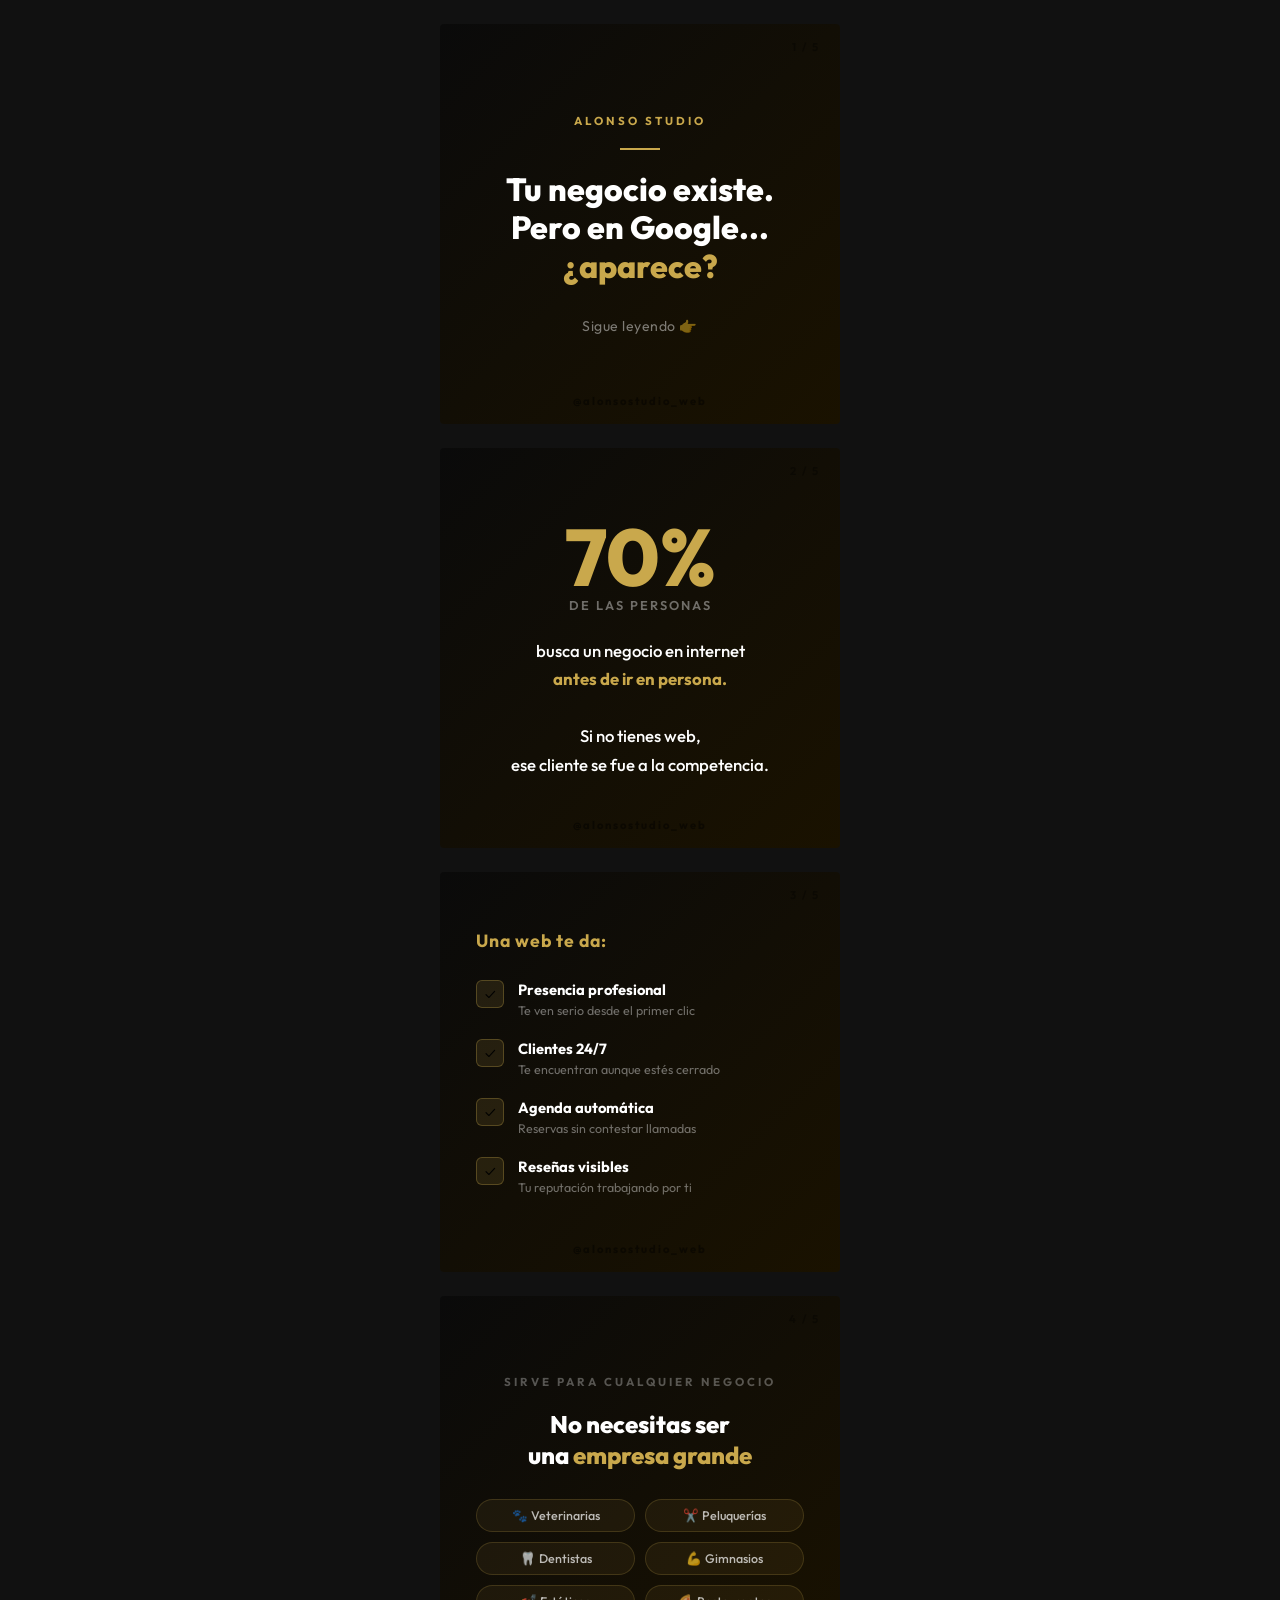
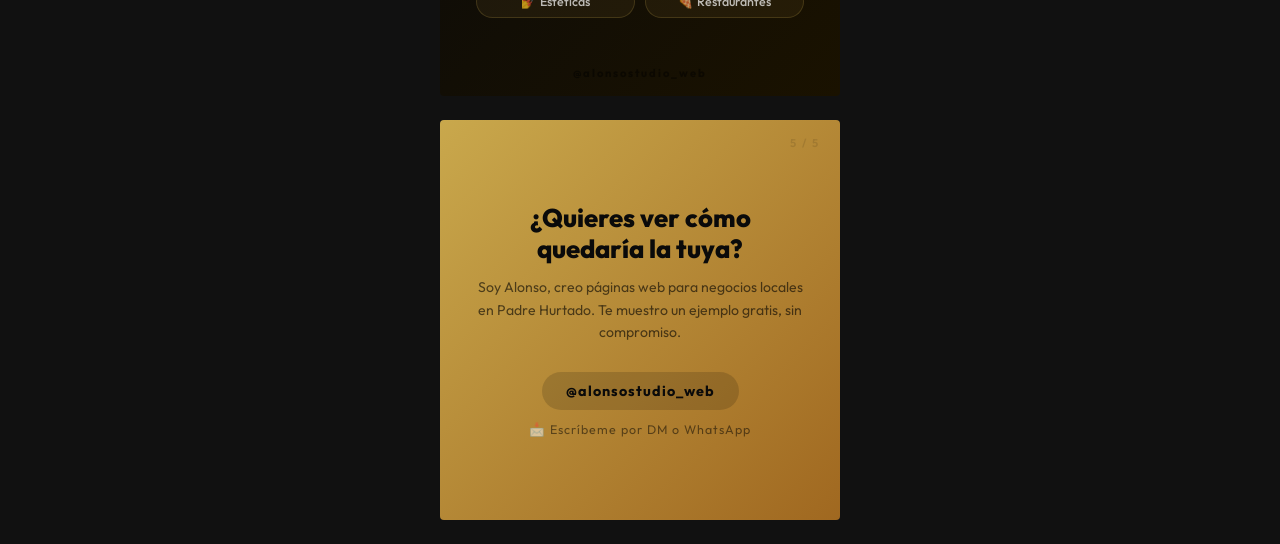
<file: alonso-studio/carrusel-instagram.html>
<!DOCTYPE html>
<html lang="es">
<head>
<meta charset="UTF-8">
<meta name="viewport" content="width=device-width, initial-scale=1.0">
<title>Carrusel Instagram · Alonso Studio</title>
<link href="https://fonts.googleapis.com/css2?family=Outfit:wght@400;600;700;800&display=swap" rel="stylesheet">
<style>
*{margin:0;padding:0;box-sizing:border-box;}
body{font-family:'Outfit',sans-serif;background:#111;display:flex;flex-direction:column;align-items:center;gap:24px;padding:24px;}
.slide{
  width:400px;height:400px;
  position:relative;overflow:hidden;
  border-radius:4px;
  display:flex;flex-direction:column;
  align-items:center;justify-content:center;
  text-align:center;padding:40px 36px;
  flex-shrink:0;
}
.slide-num{position:absolute;top:16px;right:20px;font-size:.7rem;font-weight:600;letter-spacing:2px;opacity:.35;}
.logo{position:absolute;bottom:16px;left:50%;transform:translateX(-50%);font-size:.7rem;font-weight:700;letter-spacing:2px;opacity:.45;white-space:nowrap;}

/* SLIDE 1 */
.s1{background:linear-gradient(135deg,#0a0a0a 0%,#1a1200 100%);}
.s1 .tag{font-size:.72rem;font-weight:700;letter-spacing:3px;text-transform:uppercase;color:#c9a84c;margin-bottom:20px;}
.s1 h1{font-size:2rem;font-weight:800;color:#fff;line-height:1.2;margin-bottom:16px;}
.s1 h1 span{color:#c9a84c;}
.s1 p{font-size:.88rem;color:rgba(255,255,255,0.45);letter-spacing:.5px;}
.s1 .line{width:40px;height:2px;background:#c9a84c;margin:0 auto 20px;}

/* SLIDE 2 */
.s2{background:linear-gradient(135deg,#0a0a0a 0%,#1a1200 100%);}
.s2 .big{font-size:5rem;font-weight:800;color:#c9a84c;line-height:1;}
.s2 .big-sub{font-size:.8rem;font-weight:600;letter-spacing:2px;text-transform:uppercase;color:rgba(255,255,255,0.4);margin-bottom:24px;}
.s2 p{font-size:1.05rem;color:#fff;line-height:1.7;font-weight:500;}
.s2 p span{color:#c9a84c;font-weight:700;}

/* SLIDE 3 */
.s3{background:linear-gradient(135deg,#0a0a0a 0%,#1a1200 100%);align-items:flex-start;text-align:left;}
.s3 h2{font-size:1.1rem;font-weight:700;color:#c9a84c;margin-bottom:28px;letter-spacing:1px;}
.s3-item{display:flex;align-items:flex-start;gap:14px;margin-bottom:20px;}
.s3-check{width:28px;height:28px;min-width:28px;background:rgba(201,168,76,0.12);border:1px solid rgba(201,168,76,0.3);border-radius:6px;display:flex;align-items:center;justify-content:center;font-size:.85rem;}
.s3-text strong{display:block;font-size:.92rem;color:#fff;font-weight:700;}
.s3-text span{font-size:.78rem;color:rgba(255,255,255,0.4);}

/* SLIDE 4 */
.s4{background:linear-gradient(135deg,#0a0a0a 0%,#1a1200 100%);}
.s4 .label{font-size:.72rem;font-weight:700;letter-spacing:3px;text-transform:uppercase;color:rgba(255,255,255,0.3);margin-bottom:20px;}
.s4 h2{font-size:1.5rem;font-weight:800;color:#fff;line-height:1.3;margin-bottom:28px;}
.s4 h2 span{color:#c9a84c;}
.s4-grid{display:grid;grid-template-columns:1fr 1fr;gap:10px;width:100%;}
.s4-pill{background:rgba(201,168,76,0.08);border:1px solid rgba(201,168,76,0.2);border-radius:100px;padding:8px 14px;font-size:.78rem;color:rgba(255,255,255,0.7);font-weight:500;}

/* SLIDE 5 */
.s5{background:linear-gradient(135deg,#c9a84c 0%,#a06820 100%);}
.s5 h2{font-size:1.6rem;font-weight:800;color:#0a0a0a;line-height:1.2;margin-bottom:12px;}
.s5 p{font-size:.88rem;color:rgba(0,0,0,0.6);margin-bottom:28px;line-height:1.6;}
.s5 .handle{background:rgba(0,0,0,0.15);padding:10px 24px;border-radius:100px;font-size:.9rem;font-weight:700;color:#0a0a0a;letter-spacing:1px;margin-bottom:12px;}
.s5 .cta{font-size:.78rem;color:rgba(0,0,0,0.5);letter-spacing:1px;}
</style>
</head>
<body>

<!-- SLIDE 1 -->
<div class="slide s1">
  <div class="slide-num">1 / 5</div>
  <div class="tag">Alonso Studio</div>
  <div class="line"></div>
  <h1>Tu negocio existe.<br>Pero en Google...<br><span>¿aparece?</span></h1>
  <p style="margin-top:16px;">Sigue leyendo 👉</p>
  <div class="logo">@alonsostudio_web</div>
</div>

<!-- SLIDE 2 -->
<div class="slide s2">
  <div class="slide-num">2 / 5</div>
  <div class="big">70%</div>
  <div class="big-sub">de las personas</div>
  <p>busca un negocio en internet<br><span>antes de ir en persona.</span><br><br>Si no tienes web,<br>ese cliente se fue a la competencia.</p>
  <div class="logo">@alonsostudio_web</div>
</div>

<!-- SLIDE 3 -->
<div class="slide s3">
  <div class="slide-num">3 / 5</div>
  <h2>Una web te da:</h2>
  <div class="s3-item">
    <div class="s3-check">✓</div>
    <div class="s3-text"><strong>Presencia profesional</strong><span>Te ven serio desde el primer clic</span></div>
  </div>
  <div class="s3-item">
    <div class="s3-check">✓</div>
    <div class="s3-text"><strong>Clientes 24/7</strong><span>Te encuentran aunque estés cerrado</span></div>
  </div>
  <div class="s3-item">
    <div class="s3-check">✓</div>
    <div class="s3-text"><strong>Agenda automática</strong><span>Reservas sin contestar llamadas</span></div>
  </div>
  <div class="s3-item">
    <div class="s3-check">✓</div>
    <div class="s3-text"><strong>Reseñas visibles</strong><span>Tu reputación trabajando por ti</span></div>
  </div>
  <div class="logo">@alonsostudio_web</div>
</div>

<!-- SLIDE 4 -->
<div class="slide s4">
  <div class="slide-num">4 / 5</div>
  <div class="label">Sirve para cualquier negocio</div>
  <h2>No necesitas ser<br>una <span>empresa grande</span></h2>
  <div class="s4-grid">
    <div class="s4-pill">🐾 Veterinarias</div>
    <div class="s4-pill">✂️ Peluquerías</div>
    <div class="s4-pill">🦷 Dentistas</div>
    <div class="s4-pill">💪 Gimnasios</div>
    <div class="s4-pill">💅 Estéticas</div>
    <div class="s4-pill">🍕 Restaurantes</div>
  </div>
  <div class="logo">@alonsostudio_web</div>
</div>

<!-- SLIDE 5 -->
<div class="slide s5">
  <div class="slide-num" style="color:rgba(0,0,0,0.3);">5 / 5</div>
  <h2>¿Quieres ver cómo quedaría la tuya?</h2>
  <p>Soy Alonso, creo páginas web para negocios locales en Padre Hurtado. Te muestro un ejemplo gratis, sin compromiso.</p>
  <div class="handle">@alonsostudio_web</div>
  <div class="cta">📩 Escríbeme por DM o WhatsApp</div>
</div>

</body>
</html>
</file>
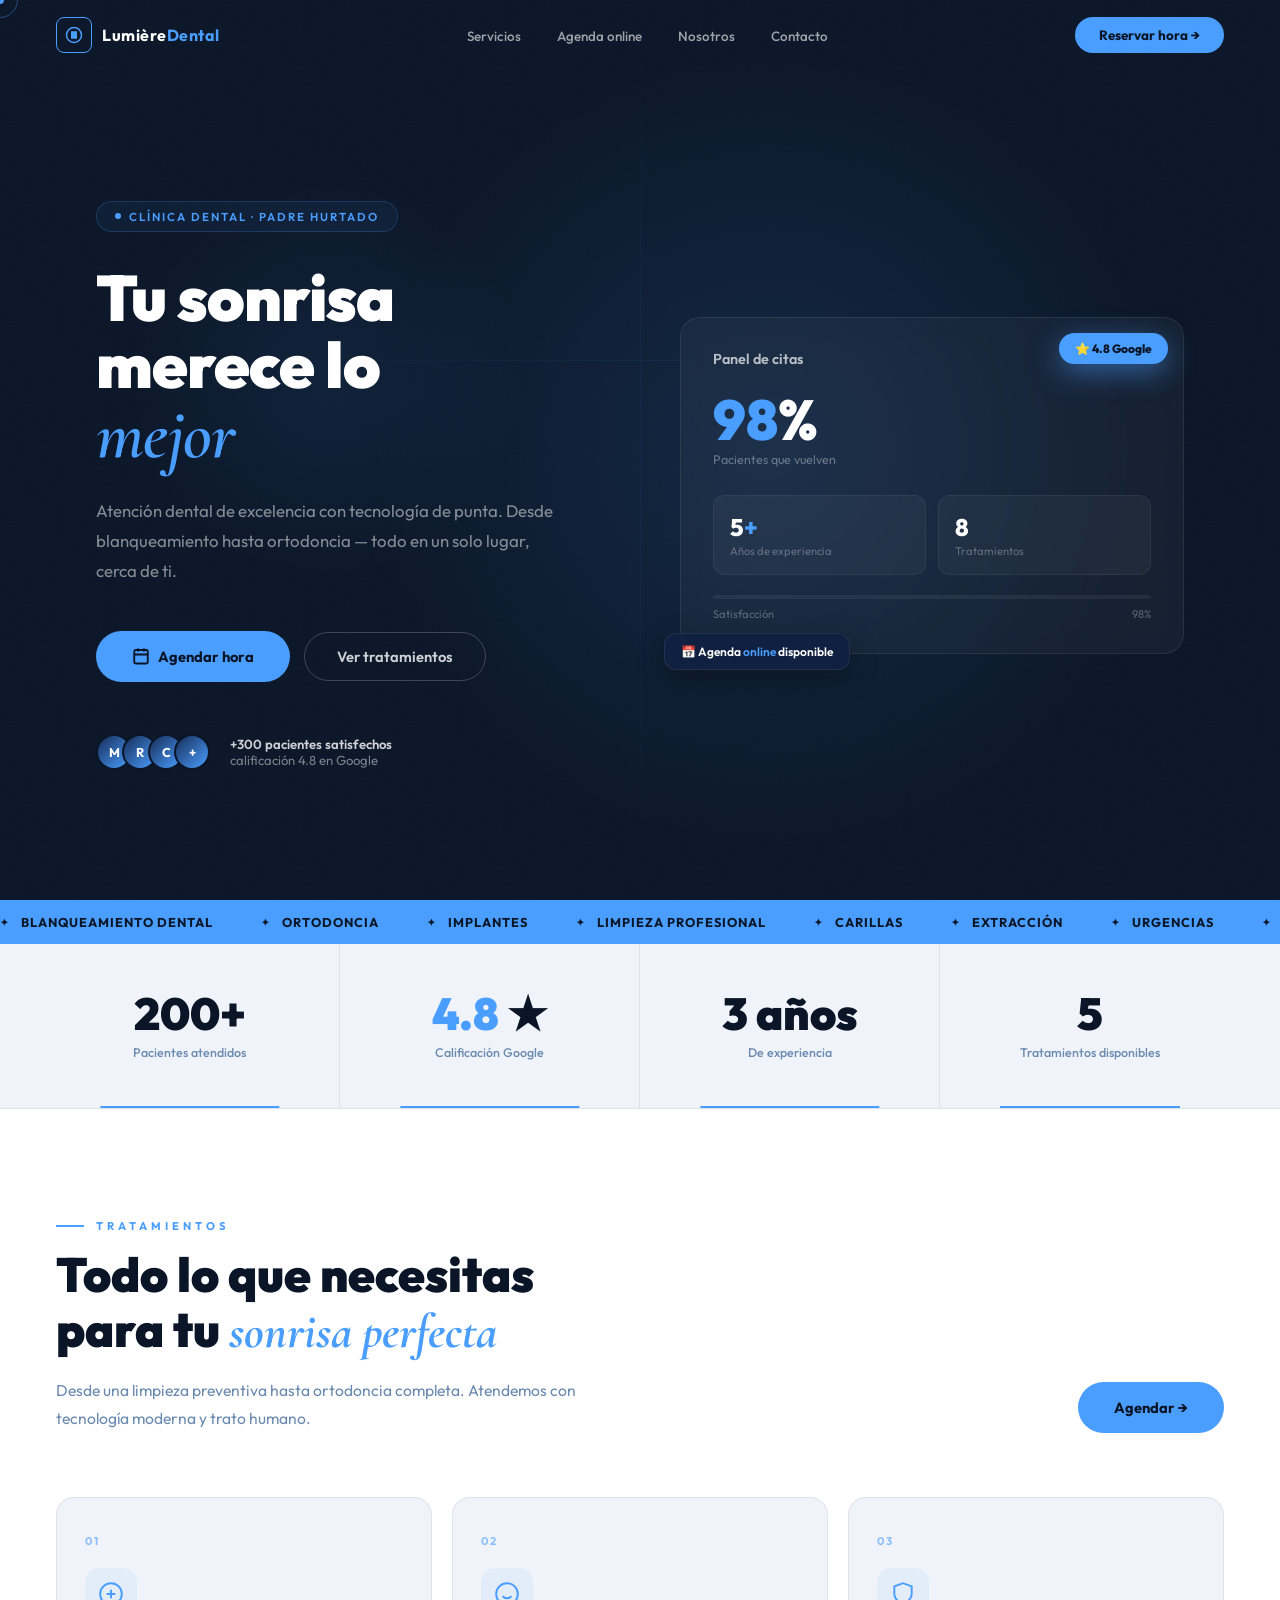
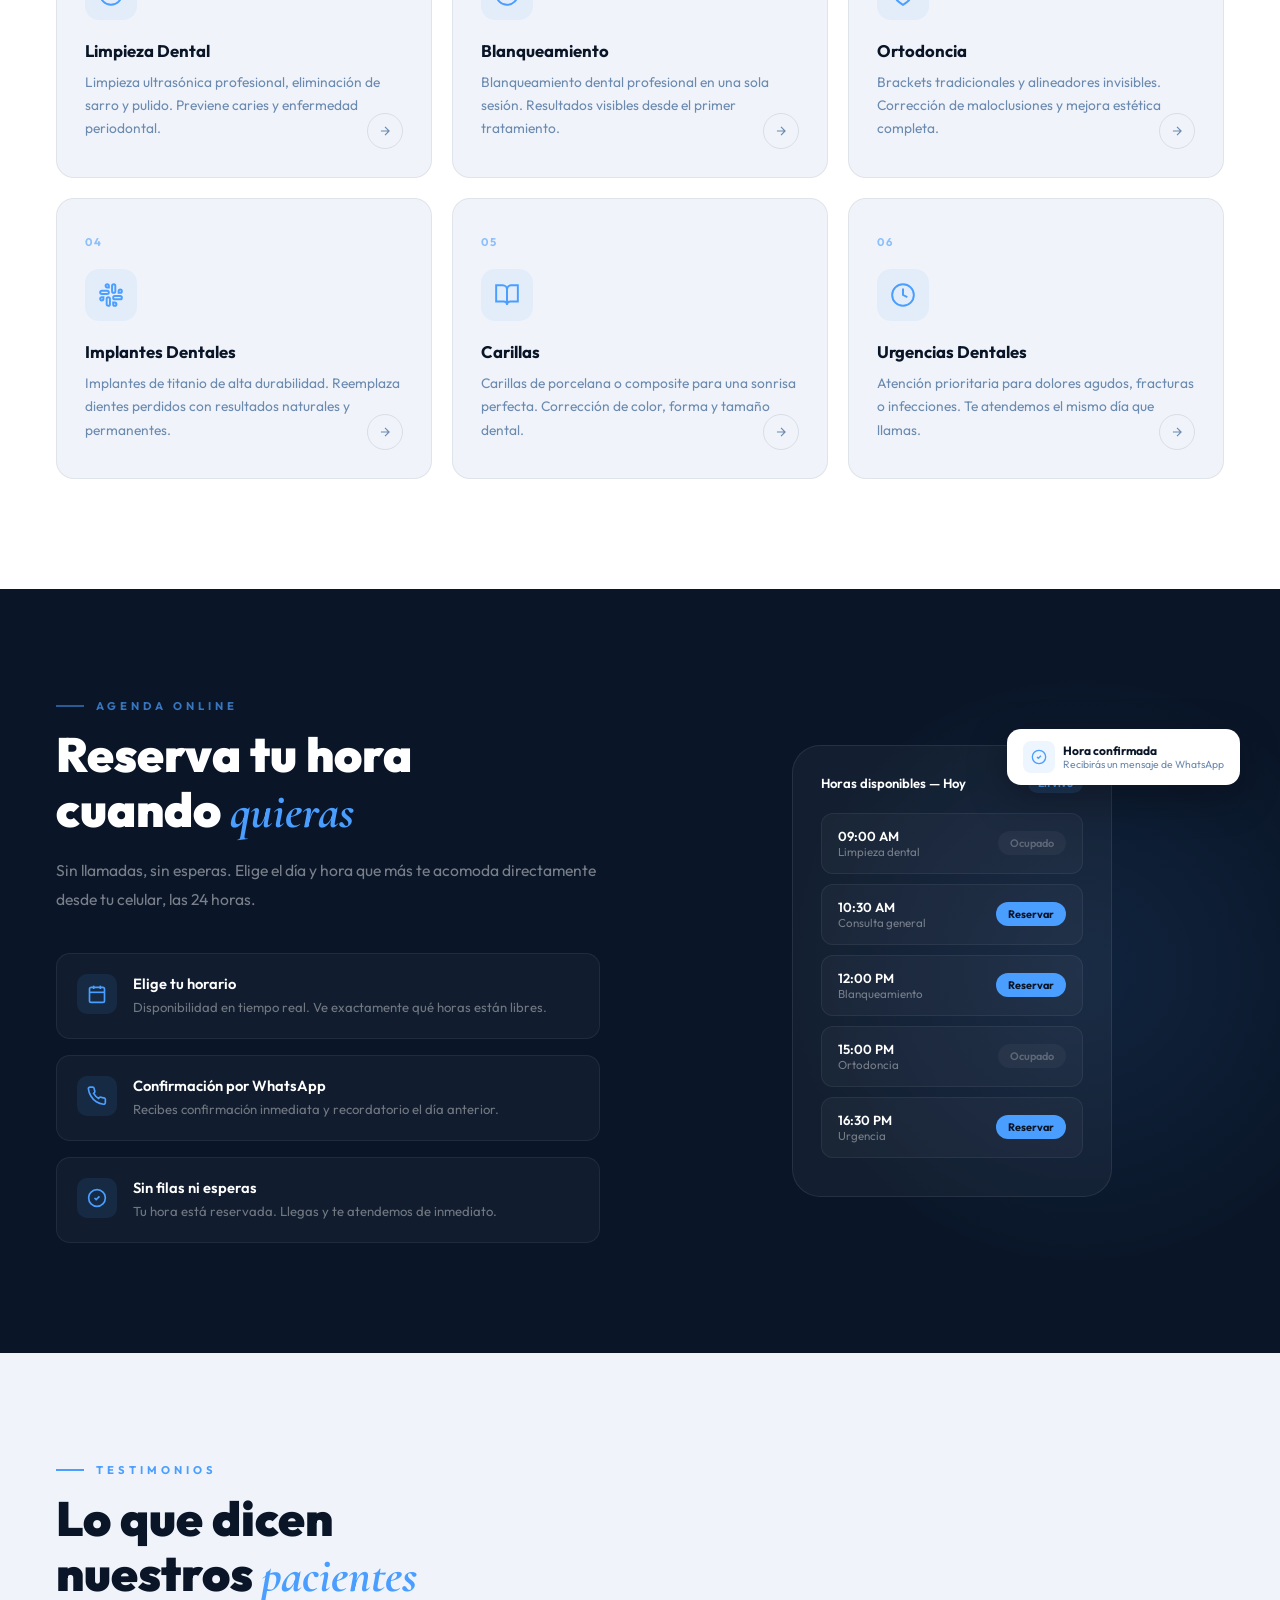
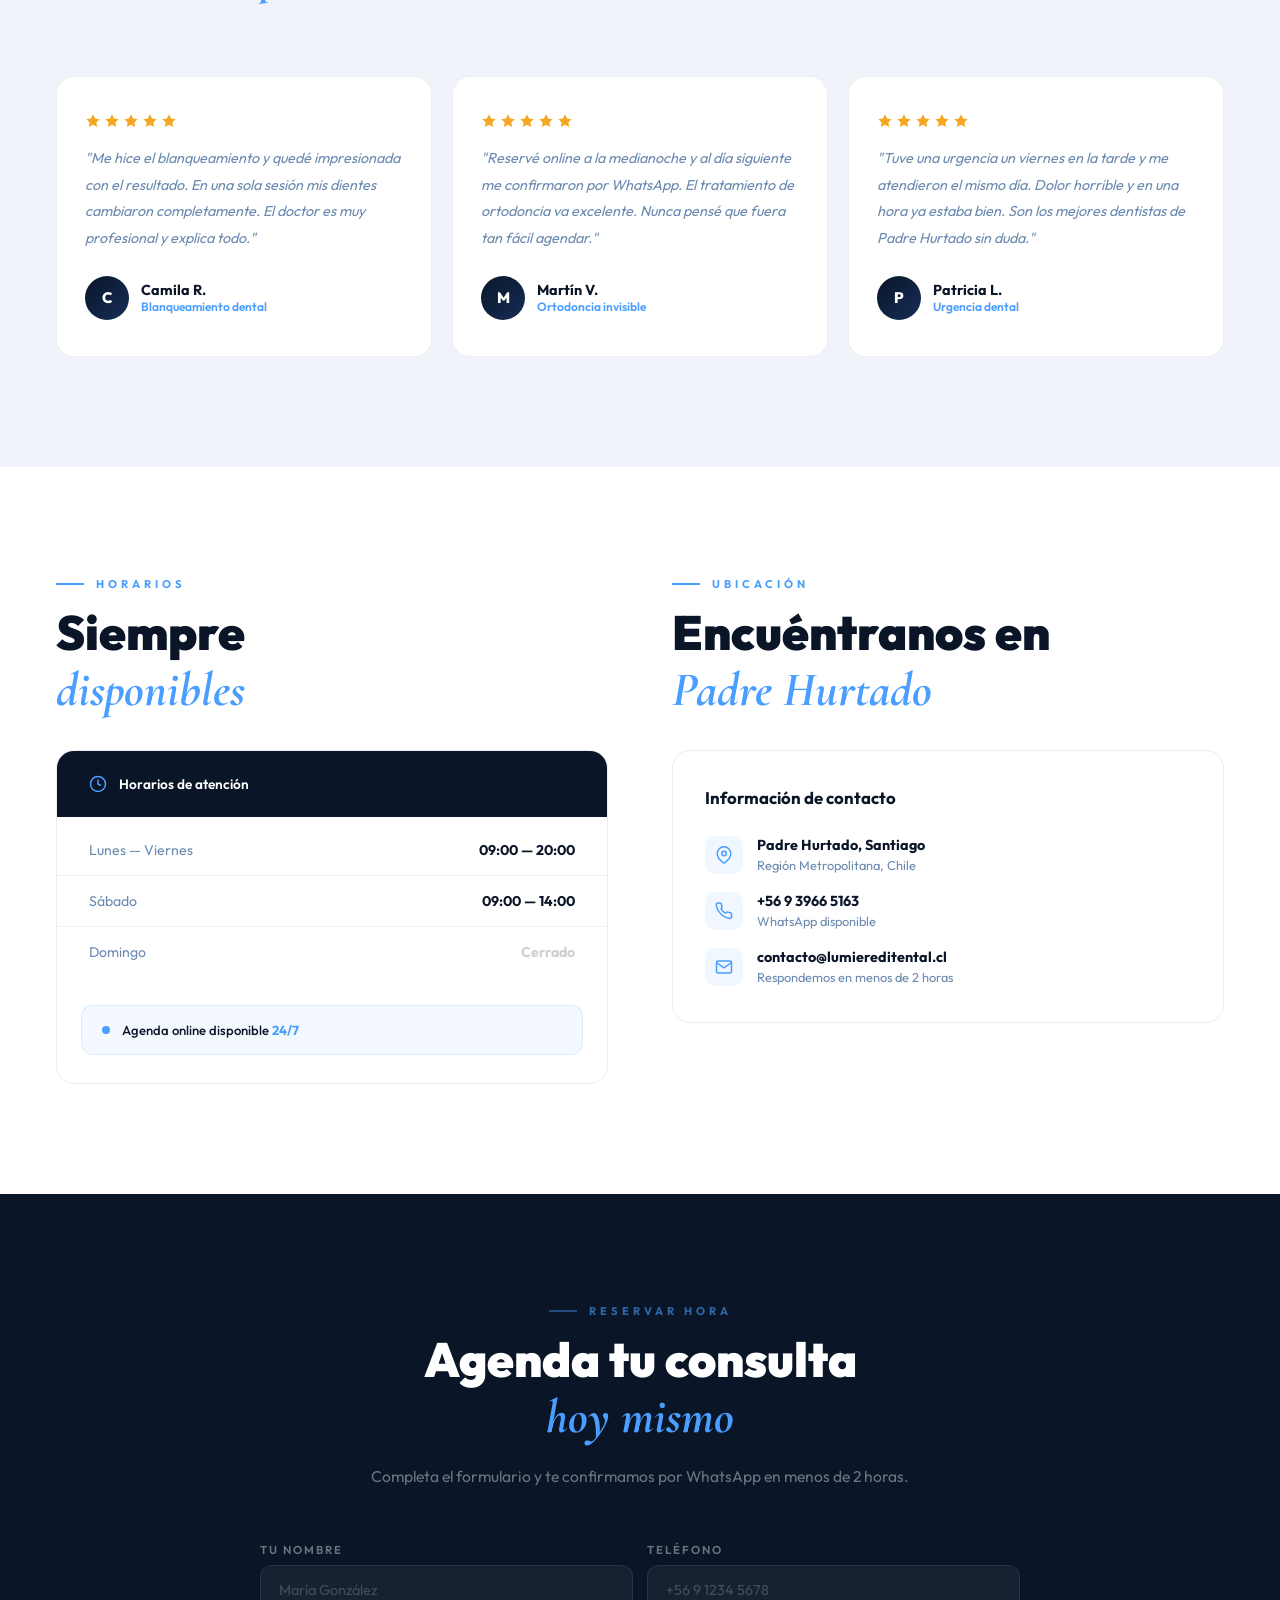
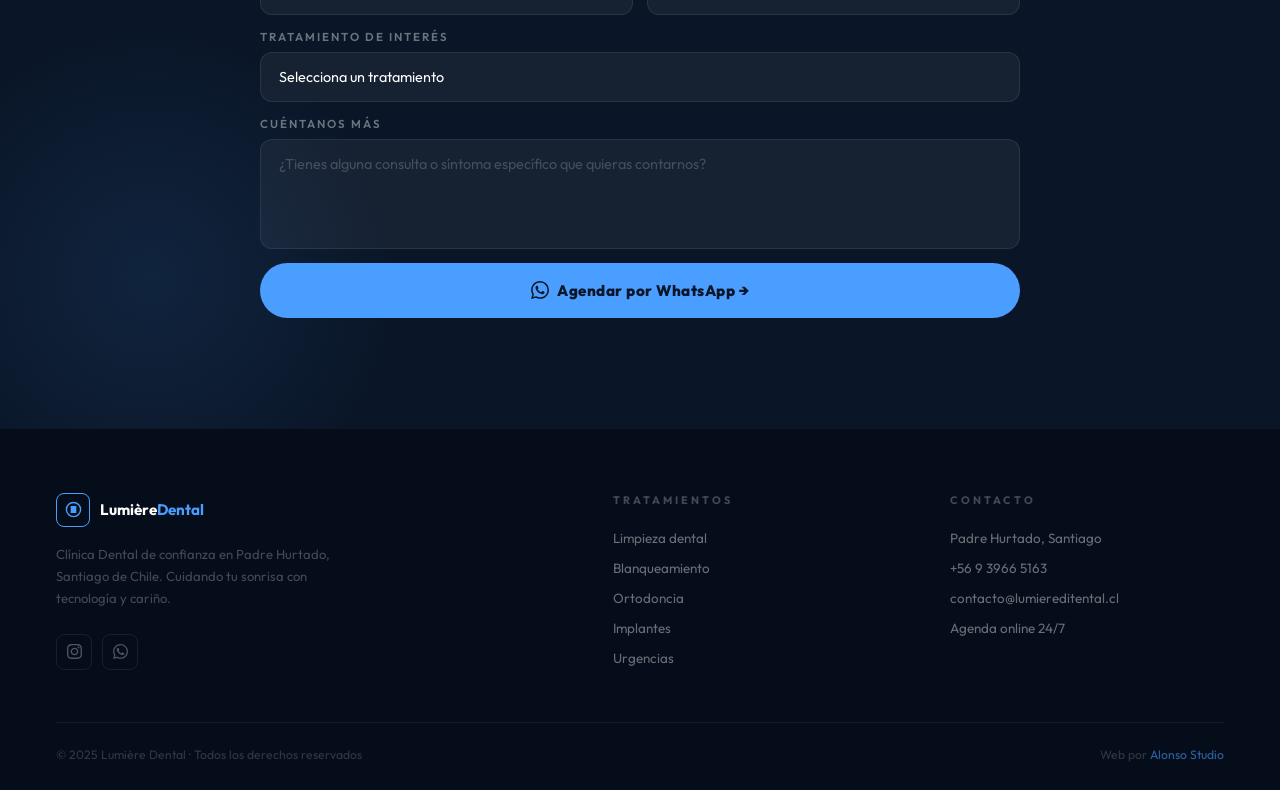
<file: alonso-studio/dental-demo.html>
<!DOCTYPE html>
<html lang="es">
<head>
<meta charset="UTF-8">
<meta name="viewport" content="width=device-width, initial-scale=1.0">
<title>Clínica Dental Lumière | Padre Hurtado · Santiago</title>
<link href="https://fonts.googleapis.com/css2?family=Outfit:wght@300;400;500;600;700;800;900&family=Cormorant+Garamond:ital,wght@0,600;0,700;1,600;1,700&display=swap" rel="stylesheet">
<style>
:root{
  --blue:#0a1628;
  --blue2:#0f2040;
  --blue3:#162d58;
  --accent:#4a9eff;
  --accent2:#7ab8ff;
  --accent-glow:rgba(74,158,255,0.15);
  --white:#ffffff;
  --off:#f0f4fa;
  --text:#0a1628;
  --muted:#6b8ab0;
  --border:rgba(74,158,255,0.12);
  --border-dark:rgba(255,255,255,0.08);
}
*,*::before,*::after{margin:0;padding:0;box-sizing:border-box;}
html{scroll-behavior:smooth;}
body{font-family:'Outfit',sans-serif;background:var(--white);color:var(--text);overflow-x:hidden;cursor:none;}

/* CURSOR */
.cursor{position:fixed;width:8px;height:8px;background:var(--accent);border-radius:50%;pointer-events:none;z-index:9999;transform:translate(-50%,-50%);transition:width .2s,height .2s;}
.cursor-ring{position:fixed;width:36px;height:36px;border:1.5px solid rgba(74,158,255,0.4);border-radius:50%;pointer-events:none;z-index:9998;transform:translate(-50%,-50%);transition:left .1s,top .1s;}
body:has(a:hover) .cursor,.cursor.hover{width:16px;height:16px;}
@media(hover:none),(max-width:768px){.cursor,.cursor-ring{display:none;}}

/* NAV */
nav{position:fixed;top:0;left:0;right:0;z-index:200;height:70px;display:flex;align-items:center;justify-content:space-between;padding:0 56px;transition:background .4s,backdrop-filter .4s;}
nav.scrolled{background:rgba(10,22,40,0.95);backdrop-filter:blur(20px);border-bottom:1px solid var(--border-dark);}
.nav-logo{display:flex;align-items:center;gap:10px;}
.nav-logo-mark{width:36px;height:36px;border:1.5px solid var(--accent);border-radius:8px;display:flex;align-items:center;justify-content:center;}
.nav-logo-mark svg{width:18px;height:18px;color:var(--accent);}
.nav-brand{font-size:1rem;font-weight:700;color:#fff;letter-spacing:.5px;}
.nav-brand span{color:var(--accent);}
.nav-links{display:flex;gap:36px;list-style:none;}
.nav-links a{color:rgba(255,255,255,0.6);text-decoration:none;font-size:.84rem;font-weight:500;transition:color .3s;}
.nav-links a:hover{color:#fff;}
.nav-btn{background:var(--accent);color:var(--blue);padding:10px 24px;border-radius:100px;font-size:.84rem;font-weight:700;text-decoration:none;cursor:none;transition:all .3s;position:relative;overflow:hidden;}
.nav-btn::after{content:'';position:absolute;top:0;left:-100%;width:100%;height:100%;background:linear-gradient(90deg,transparent,rgba(255,255,255,0.3),transparent);animation:shine 4s ease infinite;}
@keyframes shine{0%{left:-100%}20%{left:100%}100%{left:100%}}
.nav-btn:hover{background:var(--accent2);transform:translateY(-1px);box-shadow:0 8px 24px rgba(74,158,255,0.35);}
@media(max-width:768px){nav{padding:0 20px;}.nav-links{display:none;}}

/* HERO */
.hero{min-height:100vh;background:var(--blue);position:relative;display:flex;align-items:center;overflow:hidden;padding-top:70px;}
.hero-noise{position:absolute;inset:0;opacity:.03;background-image:url("data:image/svg+xml,%3Csvg viewBox='0 0 200 200' xmlns='http://www.w3.org/2000/svg'%3E%3Cfilter id='n'%3E%3CfeTurbulence type='fractalNoise' baseFrequency='0.9' numOctaves='4'/%3E%3C/filter%3E%3Crect width='100%25' height='100%25' filter='url(%23n)'/%3E%3C/svg%3E");background-size:200px;}
.hero-glow{position:absolute;width:800px;height:800px;border-radius:50%;background:radial-gradient(circle,rgba(74,158,255,0.12) 0%,transparent 70%);top:50%;left:60%;transform:translate(-50%,-50%);pointer-events:none;}
.hero-glow2{position:absolute;width:400px;height:400px;border-radius:50%;background:radial-gradient(circle,rgba(74,158,255,0.08) 0%,transparent 70%);top:20%;left:10%;pointer-events:none;}
.hero-lines{position:absolute;inset:0;overflow:hidden;opacity:.06;}
.hero-lines::before{content:'';position:absolute;top:0;left:50%;width:1px;height:100%;background:linear-gradient(to bottom,transparent,var(--accent),transparent);}
.hero-lines::after{content:'';position:absolute;top:40%;left:0;right:0;height:1px;background:linear-gradient(to right,transparent,var(--accent),transparent);}
.hero-inner{position:relative;z-index:1;max-width:1200px;margin:0 auto;padding:80px 56px;display:grid;grid-template-columns:1fr 1fr;gap:80px;align-items:center;width:100%;}
.hero-tag{display:inline-flex;align-items:center;gap:8px;border:1px solid rgba(74,158,255,0.2);background:rgba(74,158,255,0.06);padding:7px 18px;border-radius:100px;font-size:.72rem;font-weight:600;letter-spacing:2px;text-transform:uppercase;color:var(--accent);margin-bottom:32px;}
.hero-tag-dot{width:6px;height:6px;border-radius:50%;background:var(--accent);animation:blink 2s ease infinite;}
@keyframes blink{0%,100%{opacity:1}50%{opacity:.3}}
.hero h1{font-size:clamp(2.8rem,5vw,4.5rem);font-weight:900;color:#fff;line-height:1.05;letter-spacing:-1px;margin-bottom:24px;}
.hero h1 em{font-family:'Cormorant Garamond',serif;font-style:italic;font-weight:600;color:var(--accent);font-size:1.1em;}
.hero-sub{font-size:1.05rem;color:rgba(255,255,255,0.5);line-height:1.8;margin-bottom:44px;max-width:460px;}
.hero-actions{display:flex;gap:14px;align-items:center;flex-wrap:wrap;}
.btn-primary{background:var(--accent);color:var(--blue);padding:16px 36px;border-radius:100px;font-size:.92rem;font-weight:700;text-decoration:none;cursor:none;transition:all .3s;position:relative;overflow:hidden;border:none;display:inline-flex;align-items:center;gap:8px;}
.btn-primary::after{content:'';position:absolute;top:0;left:-100%;width:100%;height:100%;background:linear-gradient(90deg,transparent,rgba(255,255,255,0.3),transparent);animation:shine 4.5s ease infinite;}
.btn-primary:hover{background:var(--accent2);transform:translateY(-2px);box-shadow:0 12px 30px rgba(74,158,255,0.4);}
.btn-ghost{background:transparent;border:1.5px solid rgba(255,255,255,0.2);color:rgba(255,255,255,0.8);padding:14px 32px;border-radius:100px;font-size:.92rem;font-weight:600;text-decoration:none;cursor:none;transition:all .3s;}
.btn-ghost:hover{border-color:rgba(255,255,255,0.6);color:#fff;}
.hero-trust{margin-top:52px;display:flex;align-items:center;gap:20px;}
.hero-trust-avatars{display:flex;}
.hero-trust-avatar{width:36px;height:36px;border-radius:50%;border:2px solid var(--blue);background:linear-gradient(135deg,var(--blue3),var(--accent));display:flex;align-items:center;justify-content:center;font-size:.8rem;font-weight:700;color:#fff;margin-left:-10px;}
.hero-trust-avatar:first-child{margin-left:0;}
.hero-trust-text{font-size:.82rem;color:rgba(255,255,255,0.45);}
.hero-trust-text strong{display:block;color:rgba(255,255,255,0.8);font-weight:600;}

/* HERO VISUAL */
.hero-visual{position:relative;}
.hero-card-main{background:rgba(255,255,255,0.04);border:1px solid var(--border-dark);border-radius:20px;padding:32px;backdrop-filter:blur(10px);}
.hero-card-header{display:flex;align-items:center;justify-content:space-between;margin-bottom:24px;}
.hero-card-title{font-size:.9rem;font-weight:600;color:rgba(255,255,255,0.7);}
.hero-card-status{display:flex;align-items:center;gap:6px;font-size:.72rem;color:rgba(74,158,255,0.8);font-weight:600;}
.status-dot{width:6px;height:6px;border-radius:50%;background:var(--accent);animation:blink 2s ease infinite;}
.hero-big-stat{margin-bottom:28px;}
.hero-stat-num{font-size:3.5rem;font-weight:900;color:#fff;line-height:1;}
.hero-stat-num span{color:var(--accent);}
.hero-stat-label{font-size:.78rem;color:rgba(255,255,255,0.35);margin-top:4px;}
.hero-mini-grid{display:grid;grid-template-columns:1fr 1fr;gap:12px;margin-bottom:20px;}
.mini-card{background:rgba(255,255,255,0.04);border:1px solid rgba(255,255,255,0.06);border-radius:12px;padding:16px;}
.mini-card-num{font-size:1.5rem;font-weight:800;color:#fff;}
.mini-card-num em{color:var(--accent);font-style:normal;}
.mini-card-label{font-size:.7rem;color:rgba(255,255,255,0.3);margin-top:2px;}
.hero-bar{height:4px;background:rgba(255,255,255,0.06);border-radius:100px;overflow:hidden;}
.hero-bar-fill{height:100%;background:linear-gradient(90deg,var(--accent),var(--accent2));border-radius:100px;width:90%;animation:barFill 2s ease forwards;}
@keyframes barFill{from{width:0}to{width:90%}}
.hero-bar-label{display:flex;justify-content:space-between;margin-top:8px;font-size:.7rem;color:rgba(255,255,255,0.3);}
.float-badge{position:absolute;top:16px;right:16px;background:var(--accent);color:var(--blue);padding:8px 16px;border-radius:100px;font-size:.75rem;font-weight:800;box-shadow:0 8px 28px rgba(74,158,255,0.5);white-space:nowrap;z-index:10;}
.float-badge2{position:absolute;bottom:-16px;left:-16px;background:var(--blue2);border:1px solid var(--border-dark);color:#fff;padding:10px 16px;border-radius:12px;font-size:.75rem;font-weight:600;box-shadow:0 8px 28px rgba(0,0,0,0.3);}
.float-badge2 span{color:var(--accent);}
@media(max-width:900px){.hero-inner{grid-template-columns:1fr;padding:60px 20px;gap:48px;}.hero-visual{display:none;}}

/* MARQUEE */
.marquee-wrap{background:var(--accent);padding:14px 0;overflow:hidden;position:relative;z-index:1;}
.marquee-track{display:flex;gap:48px;animation:marquee 20s linear infinite;white-space:nowrap;}
.marquee-item{font-size:.8rem;font-weight:700;color:var(--blue);letter-spacing:1px;text-transform:uppercase;display:flex;align-items:center;gap:12px;}
.marquee-item::before{content:'✦';font-size:.6rem;}
@keyframes marquee{from{transform:translateX(0)}to{transform:translateX(-50%)}}

/* STATS */
.stats{background:var(--off);border-bottom:1px solid rgba(10,22,40,0.08);}
.stats-inner{max-width:1200px;margin:0 auto;display:grid;grid-template-columns:repeat(4,1fr);}
.stat-item{padding:48px 32px;text-align:center;border-right:1px solid rgba(10,22,40,0.08);position:relative;overflow:hidden;}
.stat-item:last-child{border-right:none;}
.stat-item::before{content:'';position:absolute;bottom:0;left:50%;transform:translateX(-50%);width:0;height:2px;background:var(--accent);transition:width .6s ease;}
.stat-item.visible::before{width:60%;}
.stat-num{font-size:2.8rem;font-weight:900;color:var(--blue);line-height:1;}
.stat-num em{color:var(--accent);font-style:normal;}
.stat-label{font-size:.78rem;color:var(--muted);margin-top:8px;font-weight:500;}
@media(max-width:700px){.stats-inner{grid-template-columns:1fr 1fr;}.stat-item{border-right:none;border-bottom:1px solid rgba(10,22,40,0.08);}}

/* SERVICES */
.services{padding:110px 56px;background:#fff;}
.services-inner{max-width:1200px;margin:0 auto;}
.section-label{font-size:.7rem;font-weight:700;letter-spacing:4px;text-transform:uppercase;color:var(--accent);display:flex;align-items:center;gap:12px;margin-bottom:14px;}
.section-label::before{content:'';width:28px;height:2px;background:var(--accent);}
.section-title{font-size:clamp(2rem,4vw,3rem);font-weight:900;color:var(--blue);line-height:1.15;margin-bottom:16px;}
.section-title em{font-family:'Cormorant Garamond',serif;font-style:italic;color:var(--accent);}
.section-sub{font-size:.98rem;color:var(--muted);line-height:1.8;max-width:540px;}
.services-header{display:flex;justify-content:space-between;align-items:flex-end;margin-bottom:64px;gap:24px;flex-wrap:wrap;}
.services-grid{display:grid;grid-template-columns:repeat(3,1fr);gap:20px;}
.srv{background:var(--off);border:1px solid rgba(10,22,40,0.07);border-radius:18px;padding:36px 28px;position:relative;overflow:hidden;transition:all .4s;cursor:none;}
.srv::after{content:'';position:absolute;inset:0;background:linear-gradient(135deg,rgba(74,158,255,0.04),transparent);opacity:0;transition:opacity .4s;}
.srv:hover{transform:translateY(-6px);box-shadow:0 24px 60px rgba(10,22,40,0.1);border-color:rgba(74,158,255,0.2);background:#fff;}
.srv:hover::after{opacity:1;}
.srv-num{font-size:.7rem;font-weight:700;color:var(--accent);letter-spacing:2px;margin-bottom:20px;opacity:.6;}
.srv-icon{width:52px;height:52px;background:rgba(74,158,255,0.08);border-radius:14px;display:flex;align-items:center;justify-content:center;margin-bottom:20px;transition:background .4s;}
.srv:hover .srv-icon{background:rgba(74,158,255,0.15);}
.srv-icon svg{width:26px;height:26px;color:var(--accent);}
.srv-name{font-size:1.05rem;font-weight:700;color:var(--blue);margin-bottom:10px;}
.srv-desc{font-size:.86rem;color:var(--muted);line-height:1.7;}
.srv-arrow{position:absolute;bottom:28px;right:28px;width:36px;height:36px;border-radius:50%;border:1.5px solid rgba(10,22,40,0.1);display:flex;align-items:center;justify-content:center;transition:all .4s;}
.srv:hover .srv-arrow{background:var(--accent);border-color:var(--accent);}
.srv-arrow svg{width:14px;height:14px;color:var(--muted);transition:color .4s;}
.srv:hover .srv-arrow svg{color:var(--blue);}
@media(max-width:900px){.services-grid{grid-template-columns:1fr 1fr;}}
@media(max-width:580px){.services-grid{grid-template-columns:1fr;}.services{padding:70px 20px;}}

/* FEATURE SECTION */
.feature{padding:110px 56px;background:var(--blue);position:relative;overflow:hidden;}
.feature-glow{position:absolute;width:600px;height:600px;border-radius:50%;background:radial-gradient(circle,rgba(74,158,255,0.1) 0%,transparent 70%);right:-100px;top:50%;transform:translateY(-50%);pointer-events:none;}
.feature-inner{max-width:1200px;margin:0 auto;display:grid;grid-template-columns:1fr 1fr;gap:80px;align-items:center;position:relative;z-index:1;}
.feature-label{color:rgba(74,158,255,0.7);}
.feature-label::before{background:rgba(74,158,255,0.5);}
.feature-title{color:#fff;}
.feature-title em{color:var(--accent);}
.feature-sub{color:rgba(255,255,255,0.45);}
.feature-list{margin-top:40px;display:flex;flex-direction:column;gap:16px;}
.feature-item{display:flex;align-items:flex-start;gap:16px;padding:20px;background:rgba(255,255,255,0.03);border:1px solid rgba(255,255,255,0.06);border-radius:14px;transition:all .3s;}
.feature-item:hover{background:rgba(74,158,255,0.06);border-color:rgba(74,158,255,0.15);}
.feature-icon{width:40px;height:40px;min-width:40px;background:rgba(74,158,255,0.1);border-radius:10px;display:flex;align-items:center;justify-content:center;}
.feature-icon svg{width:20px;height:20px;color:var(--accent);}
.feature-text strong{display:block;font-size:.92rem;color:#fff;font-weight:600;margin-bottom:3px;}
.feature-text span{font-size:.82rem;color:rgba(255,255,255,0.4);line-height:1.6;}
.feature-visual{position:relative;}
.feature-phone{background:rgba(255,255,255,0.04);border:1px solid rgba(255,255,255,0.08);border-radius:28px;padding:28px;max-width:320px;margin:0 auto;}
.feature-phone-top{display:flex;align-items:center;justify-content:space-between;margin-bottom:20px;}
.fpt-title{font-size:.82rem;font-weight:600;color:#fff;}
.fpt-badge{background:rgba(74,158,255,0.15);color:var(--accent);font-size:.65rem;font-weight:700;padding:3px 10px;border-radius:100px;}
.agenda-slot{background:rgba(255,255,255,0.03);border:1px solid rgba(255,255,255,0.06);border-radius:12px;padding:14px 16px;margin-bottom:10px;display:flex;align-items:center;justify-content:space-between;transition:all .3s;}
.agenda-slot:hover{background:rgba(74,158,255,0.08);border-color:rgba(74,158,255,0.2);}
.slot-time{font-size:.82rem;font-weight:600;color:#fff;}
.slot-type{font-size:.72rem;color:rgba(255,255,255,0.4);}
.slot-btn{background:var(--accent);color:var(--blue);font-size:.68rem;font-weight:700;padding:5px 12px;border-radius:100px;cursor:none;}
.slot-taken{background:rgba(255,255,255,0.04);color:rgba(255,255,255,0.25);font-size:.68rem;font-weight:600;padding:5px 12px;border-radius:100px;}
.feature-float{position:absolute;top:-16px;right:-16px;background:#fff;border-radius:14px;padding:12px 16px;box-shadow:0 12px 40px rgba(0,0,0,0.3);}
.feature-float-inner{display:flex;align-items:center;gap:8px;}
.feature-float-icon{width:32px;height:32px;background:rgba(74,158,255,0.1);border-radius:8px;display:flex;align-items:center;justify-content:center;}
.feature-float-icon svg{width:16px;height:16px;color:var(--accent);}
.feature-float-text{font-size:.75rem;font-weight:700;color:var(--blue);}
.feature-float-sub{font-size:.65rem;color:var(--muted);}
@media(max-width:900px){.feature-inner{grid-template-columns:1fr;gap:48px;}.feature{padding:70px 20px;}}

/* TESTIMONIALS */
.testimonials{padding:110px 56px;background:var(--off);}
.testi-inner{max-width:1200px;margin:0 auto;}
.testi-header{display:flex;justify-content:space-between;align-items:flex-end;margin-bottom:56px;flex-wrap:wrap;gap:24px;}
.testi-grid{display:grid;grid-template-columns:repeat(3,1fr);gap:20px;}
.testi{background:#fff;border:1px solid rgba(10,22,40,0.07);border-radius:18px;padding:36px 28px;transition:all .35s;position:relative;overflow:hidden;}
.testi::before{content:'';position:absolute;top:0;left:0;right:0;height:2px;background:linear-gradient(90deg,var(--accent),var(--accent2));transform:scaleX(0);transform-origin:left;transition:transform .4s;}
.testi:hover{transform:translateY(-4px);box-shadow:0 20px 50px rgba(10,22,40,0.08);}
.testi:hover::before{transform:scaleX(1);}
.testi-stars{display:flex;gap:3px;margin-bottom:16px;}
.testi-stars svg{width:16px;height:16px;fill:#f5a623;}
.testi-text{font-size:.9rem;line-height:1.85;color:var(--muted);font-style:italic;margin-bottom:24px;}
.testi-author{display:flex;align-items:center;gap:12px;}
.testi-av{width:44px;height:44px;border-radius:50%;background:linear-gradient(135deg,var(--blue),var(--blue3));display:flex;align-items:center;justify-content:center;font-size:.95rem;font-weight:800;color:#fff;}
.testi-name{font-size:.9rem;font-weight:700;color:var(--blue);}
.testi-detail{font-size:.75rem;color:var(--accent);font-weight:600;}
@media(max-width:900px){.testi-grid{grid-template-columns:1fr;}}
@media(max-width:600px){.testimonials{padding:70px 20px;}}

/* HORARIOS */
.horarios{padding:110px 56px;background:#fff;}
.horarios-inner{max-width:1200px;margin:0 auto;display:grid;grid-template-columns:1fr 1fr;gap:64px;align-items:start;}
.horario-card{border:1px solid rgba(10,22,40,0.08);border-radius:18px;overflow:hidden;}
.horario-head{background:var(--blue);padding:24px 32px;display:flex;align-items:center;gap:12px;}
.horario-head svg{width:18px;height:18px;color:var(--accent);}
.horario-head span{font-size:.85rem;font-weight:600;color:#fff;}
.horario-body{padding:8px 0;}
.hrow{display:flex;justify-content:space-between;padding:16px 32px;border-bottom:1px solid rgba(10,22,40,0.06);}
.hrow:last-child{border-bottom:none;}
.hday{font-size:.88rem;color:var(--muted);}
.htime{font-size:.88rem;font-weight:700;color:var(--blue);}
.hclosed{color:rgba(10,22,40,0.2);}
.online-pill{margin:20px 24px 28px;background:rgba(74,158,255,0.06);border:1px solid rgba(74,158,255,0.15);border-radius:12px;padding:16px 20px;display:flex;align-items:center;gap:12px;}
.online-dot{width:8px;height:8px;border-radius:50%;background:var(--accent);animation:blink 2s ease infinite;}
.online-text{font-size:.82rem;color:var(--blue);font-weight:500;}
.online-text strong{color:var(--accent);}
.contact-card{border:1px solid rgba(10,22,40,0.08);border-radius:18px;padding:36px 32px;}
.contact-card-title{font-size:1.05rem;font-weight:700;color:var(--blue);margin-bottom:28px;}
.cinfo{list-style:none;display:flex;flex-direction:column;gap:18px;}
.cinfo li{display:flex;align-items:flex-start;gap:14px;}
.cinfo-icon{width:38px;height:38px;min-width:38px;background:rgba(74,158,255,0.08);border-radius:10px;display:flex;align-items:center;justify-content:center;}
.cinfo-icon svg{width:18px;height:18px;color:var(--accent);}
.cinfo-text strong{display:block;font-size:.9rem;font-weight:700;color:var(--blue);}
.cinfo-text span{font-size:.8rem;color:var(--muted);}
@media(max-width:768px){.horarios-inner{grid-template-columns:1fr;}.horarios{padding:70px 20px;}}

/* CONTACT */
.contact{padding:110px 56px;background:var(--blue);position:relative;overflow:hidden;}
.contact-glow{position:absolute;width:500px;height:500px;border-radius:50%;background:radial-gradient(circle,rgba(74,158,255,0.1) 0%,transparent 70%);left:-100px;bottom:-100px;pointer-events:none;}
.contact-inner{max-width:760px;margin:0 auto;position:relative;z-index:1;}
.contact-header{text-align:center;margin-bottom:52px;}
.contact-header .section-label{justify-content:center;color:rgba(74,158,255,0.6);}
.contact-header .section-label::before{background:rgba(74,158,255,0.4);}
.contact-header .section-title{color:#fff;}
.contact-header .section-sub{color:rgba(255,255,255,0.4);margin:0 auto;}
.form{display:flex;flex-direction:column;gap:14px;}
.form-row{display:grid;grid-template-columns:1fr 1fr;gap:14px;}
.ff{display:flex;flex-direction:column;gap:8px;}
.ff label{font-size:.72rem;font-weight:600;letter-spacing:2px;text-transform:uppercase;color:rgba(255,255,255,0.4);}
.ff input,.ff select,.ff textarea{background:rgba(255,255,255,0.05);border:1px solid rgba(255,255,255,0.08);color:#fff;padding:15px 18px;border-radius:12px;font-family:'Outfit',sans-serif;font-size:.9rem;outline:none;transition:border-color .3s;-webkit-appearance:none;}
.ff input::placeholder,.ff textarea::placeholder{color:rgba(255,255,255,0.2);}
.ff input:focus,.ff select:focus,.ff textarea:focus{border-color:var(--accent);background:rgba(74,158,255,0.05);}
.ff textarea{resize:none;height:110px;}
.ff select option{background:var(--blue2);}
.btn-submit{background:var(--accent);color:var(--blue);border:none;padding:18px;border-radius:100px;font-family:'Outfit',sans-serif;font-size:.95rem;font-weight:800;cursor:none;transition:all .3s;position:relative;overflow:hidden;display:flex;align-items:center;justify-content:center;gap:8px;letter-spacing:.5px;}
.btn-submit::after{content:'';position:absolute;top:0;left:-100%;width:100%;height:100%;background:linear-gradient(90deg,transparent,rgba(255,255,255,0.3),transparent);animation:shine 4s ease infinite;}
.btn-submit:hover{background:var(--accent2);transform:translateY(-2px);box-shadow:0 12px 36px rgba(74,158,255,0.4);}
@media(max-width:600px){.form-row{grid-template-columns:1fr;}.contact{padding:70px 20px;}}

/* FOOTER */
footer{background:#060d1a;padding:64px 56px 28px;border-top:1px solid rgba(255,255,255,0.04);}
.footer-inner{max-width:1200px;margin:0 auto;}
.footer-top{display:grid;grid-template-columns:1.8fr 1fr 1fr;gap:64px;margin-bottom:52px;}
.footer-logo-wrap{display:flex;align-items:center;gap:10px;margin-bottom:16px;}
.footer-logo-mark{width:34px;height:34px;border:1.5px solid var(--accent);border-radius:8px;display:flex;align-items:center;justify-content:center;}
.footer-logo-mark svg{width:17px;height:17px;color:var(--accent);}
.footer-brand{font-size:.95rem;font-weight:700;color:#fff;}
.footer-brand span{color:var(--accent);}
.footer-tagline{font-size:.82rem;color:rgba(255,255,255,0.25);line-height:1.7;margin-bottom:24px;max-width:300px;}
.footer-socials{display:flex;gap:10px;}
.fsoc{width:36px;height:36px;border:1px solid rgba(255,255,255,0.08);border-radius:8px;display:flex;align-items:center;justify-content:center;color:rgba(255,255,255,0.3);transition:all .3s;text-decoration:none;}
.fsoc:hover{border-color:var(--accent);color:var(--accent);}
.fsoc svg{width:15px;height:15px;}
.footer-col-title{font-size:.68rem;font-weight:700;letter-spacing:3px;text-transform:uppercase;color:rgba(255,255,255,0.25);margin-bottom:20px;}
.footer-links{list-style:none;display:flex;flex-direction:column;gap:10px;}
.footer-links a{color:rgba(255,255,255,0.4);text-decoration:none;font-size:.84rem;transition:color .3s;}
.footer-links a:hover{color:#fff;}
.footer-bottom{border-top:1px solid rgba(255,255,255,0.05);padding-top:24px;display:flex;justify-content:space-between;align-items:center;flex-wrap:wrap;gap:12px;}
.footer-copy{font-size:.76rem;color:rgba(255,255,255,0.18);}
.footer-credit{font-size:.76rem;color:rgba(255,255,255,0.18);}
.footer-credit a{color:rgba(74,158,255,0.6);text-decoration:none;transition:color .3s;}
.footer-credit a:hover{color:var(--accent);}
@media(max-width:768px){.footer-top{grid-template-columns:1fr;gap:36px;}footer{padding:48px 20px 24px;}.footer-bottom{flex-direction:column;text-align:center;}}

/* REVEAL */
.reveal{opacity:0;transform:translateY(40px);transition:opacity .8s ease,transform .8s ease;}
.reveal.visible{opacity:1;transform:translateY(0);}
.reveal-left{opacity:0;transform:translateX(-40px);transition:opacity .8s ease,transform .8s ease;}
.reveal-left.visible{opacity:1;transform:translateX(0);}
.reveal-right{opacity:0;transform:translateX(40px);transition:opacity .8s ease,transform .8s ease;}
.reveal-right.visible{opacity:1;transform:translateX(0);}
</style>
</head>
<body>

<div class="cursor" id="cursor"></div>
<div class="cursor-ring" id="cursorRing"></div>

<!-- NAV -->
<nav id="nav">
  <div class="nav-logo">
    <div class="nav-logo-mark">
      <svg viewBox="0 0 24 24" fill="none" stroke="currentColor" stroke-width="2"><path d="M12 2C6.48 2 2 6.48 2 12s4.48 10 10 10 10-4.48 10-10S17.52 2 12 2zm-1 14H9V8h2v8zm4 0h-2V8h2v8z"/></svg>
    </div>
    <div class="nav-brand">Lumière<span>Dental</span></div>
  </div>
  <ul class="nav-links">
    <li><a href="#servicios">Servicios</a></li>
    <li><a href="#agenda">Agenda online</a></li>
    <li><a href="#nosotros">Nosotros</a></li>
    <li><a href="#contacto">Contacto</a></li>
  </ul>
  <a href="#contacto" class="nav-btn">Reservar hora →</a>
</nav>

<!-- HERO -->
<section class="hero">
  <div class="hero-noise"></div>
  <div class="hero-glow"></div>
  <div class="hero-glow2"></div>
  <div class="hero-lines"></div>
  <div class="hero-inner">
    <div>
      <div class="hero-tag"><div class="hero-tag-dot"></div>Clínica Dental · Padre Hurtado</div>
      <h1>Tu sonrisa<br>merece lo<br><em>mejor</em></h1>
      <p class="hero-sub">Atención dental de excelencia con tecnología de punta. Desde blanqueamiento hasta ortodoncia — todo en un solo lugar, cerca de ti.</p>
      <div class="hero-actions">
        <a href="#contacto" class="btn-primary">
          <svg width="18" height="18" viewBox="0 0 24 24" fill="none" stroke="currentColor" stroke-width="2.5"><rect x="3" y="4" width="18" height="18" rx="2"/><line x1="16" y1="2" x2="16" y2="6"/><line x1="8" y1="2" x2="8" y2="6"/><line x1="3" y1="10" x2="21" y2="10"/></svg>
          Agendar hora
        </a>
        <a href="#servicios" class="btn-ghost">Ver tratamientos</a>
      </div>
      <div class="hero-trust">
        <div class="hero-trust-avatars">
          <div class="hero-trust-avatar">M</div>
          <div class="hero-trust-avatar">R</div>
          <div class="hero-trust-avatar">C</div>
          <div class="hero-trust-avatar">+</div>
        </div>
        <div class="hero-trust-text">
          <strong>+300 pacientes satisfechos</strong>
          calificación 4.8 en Google
        </div>
      </div>
    </div>
    <div class="hero-visual">
      <div class="float-badge">⭐ 4.8 Google</div>
      <div class="hero-card-main">
        <div class="hero-card-header">
          <div class="hero-card-title">Panel de citas</div>
          <div class="hero-card-status"><div class="status-dot"></div>En línea 24/7</div>
        </div>
        <div class="hero-big-stat">
          <div class="hero-stat-num"><span>98</span>%</div>
          <div class="hero-stat-label">Pacientes que vuelven</div>
        </div>
        <div class="hero-mini-grid">
          <div class="mini-card">
            <div class="mini-card-num">5<em>+</em></div>
            <div class="mini-card-label">Años de experiencia</div>
          </div>
          <div class="mini-card">
            <div class="mini-card-num">8<em></em></div>
            <div class="mini-card-label">Tratamientos</div>
          </div>
        </div>
        <div class="hero-bar"></div>
        <div class="hero-bar-label"><span>Satisfacción</span><span>98%</span></div>
      </div>
      <div class="float-badge2">📅 Agenda <span>online</span> disponible</div>
    </div>
  </div>
</section>

<!-- MARQUEE -->
<div class="marquee-wrap">
  <div class="marquee-track">
    <div class="marquee-item">Blanqueamiento dental</div>
    <div class="marquee-item">Ortodoncia</div>
    <div class="marquee-item">Implantes</div>
    <div class="marquee-item">Limpieza profesional</div>
    <div class="marquee-item">Carillas</div>
    <div class="marquee-item">Extracción</div>
    <div class="marquee-item">Urgencias</div>
    <div class="marquee-item">Blanqueamiento dental</div>
    <div class="marquee-item">Ortodoncia</div>
    <div class="marquee-item">Implantes</div>
    <div class="marquee-item">Limpieza profesional</div>
    <div class="marquee-item">Carillas</div>
    <div class="marquee-item">Extracción</div>
    <div class="marquee-item">Urgencias</div>
  </div>
</div>

<!-- STATS -->
<div class="stats" id="statsBar">
  <div class="stats-inner">
    <div class="stat-item reveal">
      <div class="stat-num" data-target="300" data-suffix="+">0</div>
      <div class="stat-label">Pacientes atendidos</div>
    </div>
    <div class="stat-item reveal">
      <div class="stat-num"><em>4.8</em> ★</div>
      <div class="stat-label">Calificación Google</div>
    </div>
    <div class="stat-item reveal">
      <div class="stat-num" data-target="5" data-suffix=" años">0</div>
      <div class="stat-label">De experiencia</div>
    </div>
    <div class="stat-item reveal">
      <div class="stat-num" data-target="8" data-suffix="">0</div>
      <div class="stat-label">Tratamientos disponibles</div>
    </div>
  </div>
</div>

<!-- SERVICES -->
<section class="services" id="servicios">
  <div class="services-inner">
    <div class="services-header reveal">
      <div>
        <div class="section-label">Tratamientos</div>
        <h2 class="section-title">Todo lo que necesitas<br>para tu <em>sonrisa perfecta</em></h2>
        <p class="section-sub">Desde una limpieza preventiva hasta ortodoncia completa. Atendemos con tecnología moderna y trato humano.</p>
      </div>
      <a href="#contacto" class="btn-primary" style="white-space:nowrap;flex-shrink:0;">Agendar →</a>
    </div>
    <div class="services-grid">
      <div class="srv reveal">
        <div class="srv-num">01</div>
        <div class="srv-icon"><svg viewBox="0 0 24 24" fill="none" stroke="currentColor" stroke-width="1.8"><path d="M12 2C6.48 2 2 6.48 2 12s4.48 10 10 10 10-4.48 10-10S17.52 2 12 2z"/><path d="M8 12h8M12 8v8"/></svg></div>
        <div class="srv-name">Limpieza Dental</div>
        <div class="srv-desc">Limpieza ultrasónica profesional, eliminación de sarro y pulido. Previene caries y enfermedad periodontal.</div>
        <div class="srv-arrow"><svg viewBox="0 0 24 24" fill="none" stroke="currentColor" stroke-width="2"><path d="M5 12h14M12 5l7 7-7 7"/></svg></div>
      </div>
      <div class="srv reveal">
        <div class="srv-num">02</div>
        <div class="srv-icon"><svg viewBox="0 0 24 24" fill="none" stroke="currentColor" stroke-width="1.8"><circle cx="12" cy="12" r="10"/><path d="M8 14s1.5 2 4 2 4-2 4-2"/><line x1="9" y1="9" x2="9.01" y2="9"/><line x1="15" y1="9" x2="15.01" y2="9"/></svg></div>
        <div class="srv-name">Blanqueamiento</div>
        <div class="srv-desc">Blanqueamiento dental profesional en una sola sesión. Resultados visibles desde el primer tratamiento.</div>
        <div class="srv-arrow"><svg viewBox="0 0 24 24" fill="none" stroke="currentColor" stroke-width="2"><path d="M5 12h14M12 5l7 7-7 7"/></svg></div>
      </div>
      <div class="srv reveal">
        <div class="srv-num">03</div>
        <div class="srv-icon"><svg viewBox="0 0 24 24" fill="none" stroke="currentColor" stroke-width="1.8"><path d="M12 22s8-4 8-10V5l-8-3-8 3v7c0 6 8 10 8 10z"/></svg></div>
        <div class="srv-name">Ortodoncia</div>
        <div class="srv-desc">Brackets tradicionales y alineadores invisibles. Corrección de maloclusiones y mejora estética completa.</div>
        <div class="srv-arrow"><svg viewBox="0 0 24 24" fill="none" stroke="currentColor" stroke-width="2"><path d="M5 12h14M12 5l7 7-7 7"/></svg></div>
      </div>
      <div class="srv reveal">
        <div class="srv-num">04</div>
        <div class="srv-icon"><svg viewBox="0 0 24 24" fill="none" stroke="currentColor" stroke-width="1.8"><path d="M14.5 10c-.83 0-1.5-.67-1.5-1.5v-5c0-.83.67-1.5 1.5-1.5s1.5.67 1.5 1.5v5c0 .83-.67 1.5-1.5 1.5z"/><path d="M20.5 10H19V8.5c0-.83.67-1.5 1.5-1.5s1.5.67 1.5 1.5-.67 1.5-1.5 1.5z"/><path d="M9.5 14c.83 0 1.5.67 1.5 1.5v5c0 .83-.67 1.5-1.5 1.5S8 21.33 8 20.5v-5c0-.83.67-1.5 1.5-1.5z"/><path d="M3.5 14H5v1.5c0 .83-.67 1.5-1.5 1.5S2 16.33 2 15.5 2.67 14 3.5 14z"/><path d="M14 14.5c0-.83.67-1.5 1.5-1.5h5c.83 0 1.5.67 1.5 1.5s-.67 1.5-1.5 1.5h-5c-.83 0-1.5-.67-1.5-1.5z"/><path d="M15.5 19H14v1.5c0 .83.67 1.5 1.5 1.5s1.5-.67 1.5-1.5-.67-1.5-1.5-1.5z"/><path d="M10 9.5C10 8.67 9.33 8 8.5 8h-5C2.67 8 2 8.67 2 9.5S2.67 11 3.5 11h5c.83 0 1.5-.67 1.5-1.5z"/><path d="M8.5 5H10V3.5C10 2.67 9.33 2 8.5 2S7 2.67 7 3.5 7.67 5 8.5 5z"/></svg></div>
        <div class="srv-name">Implantes Dentales</div>
        <div class="srv-desc">Implantes de titanio de alta durabilidad. Reemplaza dientes perdidos con resultados naturales y permanentes.</div>
        <div class="srv-arrow"><svg viewBox="0 0 24 24" fill="none" stroke="currentColor" stroke-width="2"><path d="M5 12h14M12 5l7 7-7 7"/></svg></div>
      </div>
      <div class="srv reveal">
        <div class="srv-num">05</div>
        <div class="srv-icon"><svg viewBox="0 0 24 24" fill="none" stroke="currentColor" stroke-width="1.8"><path d="M2 3h6a4 4 0 0 1 4 4v14a3 3 0 0 0-3-3H2z"/><path d="M22 3h-6a4 4 0 0 0-4 4v14a3 3 0 0 1 3-3h7z"/></svg></div>
        <div class="srv-name">Carillas</div>
        <div class="srv-desc">Carillas de porcelana o composite para una sonrisa perfecta. Corrección de color, forma y tamaño dental.</div>
        <div class="srv-arrow"><svg viewBox="0 0 24 24" fill="none" stroke="currentColor" stroke-width="2"><path d="M5 12h14M12 5l7 7-7 7"/></svg></div>
      </div>
      <div class="srv reveal">
        <div class="srv-num">06</div>
        <div class="srv-icon"><svg viewBox="0 0 24 24" fill="none" stroke="currentColor" stroke-width="1.8"><circle cx="12" cy="12" r="10"/><polyline points="12 6 12 12 16 14"/></svg></div>
        <div class="srv-name">Urgencias Dentales</div>
        <div class="srv-desc">Atención prioritaria para dolores agudos, fracturas o infecciones. Te atendemos el mismo día que llamas.</div>
        <div class="srv-arrow"><svg viewBox="0 0 24 24" fill="none" stroke="currentColor" stroke-width="2"><path d="M5 12h14M12 5l7 7-7 7"/></svg></div>
      </div>
    </div>
  </div>
</section>

<!-- FEATURE - AGENDA -->
<section class="feature" id="agenda">
  <div class="feature-glow"></div>
  <div class="feature-inner">
    <div class="reveal-left">
      <div class="section-label feature-label">Agenda online</div>
      <h2 class="section-title feature-title">Reserva tu hora<br>cuando <em>quieras</em></h2>
      <p class="section-sub feature-sub">Sin llamadas, sin esperas. Elige el día y hora que más te acomoda directamente desde tu celular, las 24 horas.</p>
      <div class="feature-list">
        <div class="feature-item">
          <div class="feature-icon"><svg viewBox="0 0 24 24" fill="none" stroke="currentColor" stroke-width="2"><rect x="3" y="4" width="18" height="18" rx="2"/><line x1="16" y1="2" x2="16" y2="6"/><line x1="8" y1="2" x2="8" y2="6"/><line x1="3" y1="10" x2="21" y2="10"/></svg></div>
          <div class="feature-text"><strong>Elige tu horario</strong><span>Disponibilidad en tiempo real. Ve exactamente qué horas están libres.</span></div>
        </div>
        <div class="feature-item">
          <div class="feature-icon"><svg viewBox="0 0 24 24" fill="none" stroke="currentColor" stroke-width="2"><path d="M22 16.92v3a2 2 0 0 1-2.18 2 19.79 19.79 0 0 1-8.63-3.07A19.5 19.5 0 0 1 4.69 12a19.79 19.79 0 0 1-3.07-8.67A2 2 0 0 1 3.6 1.27h3a2 2 0 0 1 2 1.72c.127.96.361 1.903.7 2.81a2 2 0 0 1-.45 2.11L7.91 8.91a16 16 0 0 0 6 6l.91-.91a2 2 0 0 1 2.11-.45 12.84 12.84 0 0 0 2.81.7A2 2 0 0 1 22 16.92z"/></svg></div>
          <div class="feature-text"><strong>Confirmación por WhatsApp</strong><span>Recibes confirmación inmediata y recordatorio el día anterior.</span></div>
        </div>
        <div class="feature-item">
          <div class="feature-icon"><svg viewBox="0 0 24 24" fill="none" stroke="currentColor" stroke-width="2"><path d="M12 22c5.523 0 10-4.477 10-10S17.523 2 12 2 2 6.477 2 12s4.477 10 10 10z"/><path d="M9 12l2 2 4-4"/></svg></div>
          <div class="feature-text"><strong>Sin filas ni esperas</strong><span>Tu hora está reservada. Llegas y te atendemos de inmediato.</span></div>
        </div>
      </div>
    </div>
    <div class="reveal-right">
      <div class="feature-visual">
        <div class="feature-float">
          <div class="feature-float-inner">
            <div class="feature-float-icon"><svg viewBox="0 0 24 24" fill="none" stroke="currentColor" stroke-width="2"><path d="M12 22c5.523 0 10-4.477 10-10S17.523 2 12 2 2 6.477 2 12s4.477 10 10 10z"/><path d="M9 12l2 2 4-4"/></svg></div>
            <div><div class="feature-float-text">Hora confirmada</div><div class="feature-float-sub">Recibirás un mensaje de WhatsApp</div></div>
          </div>
        </div>
        <div class="feature-phone">
          <div class="feature-phone-top">
            <div class="fpt-title">Horas disponibles — Hoy</div>
            <div class="fpt-badge">En vivo</div>
          </div>
          <div class="agenda-slot"><div><div class="slot-time">09:00 AM</div><div class="slot-type">Limpieza dental</div></div><div class="slot-taken">Ocupado</div></div>
          <div class="agenda-slot"><div><div class="slot-time">10:30 AM</div><div class="slot-type">Consulta general</div></div><div class="slot-btn">Reservar</div></div>
          <div class="agenda-slot"><div><div class="slot-time">12:00 PM</div><div class="slot-type">Blanqueamiento</div></div><div class="slot-btn">Reservar</div></div>
          <div class="agenda-slot"><div><div class="slot-time">15:00 PM</div><div class="slot-type">Ortodoncia</div></div><div class="slot-taken">Ocupado</div></div>
          <div class="agenda-slot"><div><div class="slot-time">16:30 PM</div><div class="slot-type">Urgencia</div></div><div class="slot-btn">Reservar</div></div>
        </div>
      </div>
    </div>
  </div>
</section>

<!-- TESTIMONIALS -->
<section class="testimonials">
  <div class="testi-inner">
    <div class="testi-header reveal">
      <div>
        <div class="section-label">Testimonios</div>
        <h2 class="section-title">Lo que dicen<br>nuestros <em>pacientes</em></h2>
      </div>
    </div>
    <div class="testi-grid">
      <div class="testi reveal">
        <div class="testi-stars"><svg viewBox="0 0 24 24"><path d="M12 2l3.09 6.26L22 9.27l-5 4.87 1.18 6.88L12 17.77l-6.18 3.25L7 14.14 2 9.27l6.91-1.01L12 2z"/></svg><svg viewBox="0 0 24 24"><path d="M12 2l3.09 6.26L22 9.27l-5 4.87 1.18 6.88L12 17.77l-6.18 3.25L7 14.14 2 9.27l6.91-1.01L12 2z"/></svg><svg viewBox="0 0 24 24"><path d="M12 2l3.09 6.26L22 9.27l-5 4.87 1.18 6.88L12 17.77l-6.18 3.25L7 14.14 2 9.27l6.91-1.01L12 2z"/></svg><svg viewBox="0 0 24 24"><path d="M12 2l3.09 6.26L22 9.27l-5 4.87 1.18 6.88L12 17.77l-6.18 3.25L7 14.14 2 9.27l6.91-1.01L12 2z"/></svg><svg viewBox="0 0 24 24"><path d="M12 2l3.09 6.26L22 9.27l-5 4.87 1.18 6.88L12 17.77l-6.18 3.25L7 14.14 2 9.27l6.91-1.01L12 2z"/></svg></div>
        <p class="testi-text">"Me hice el blanqueamiento y quedé impresionada con el resultado. En una sola sesión mis dientes cambiaron completamente. El doctor es muy profesional y explica todo."</p>
        <div class="testi-author"><div class="testi-av">C</div><div><div class="testi-name">Camila R.</div><div class="testi-detail">Blanqueamiento dental</div></div></div>
      </div>
      <div class="testi reveal">
        <div class="testi-stars"><svg viewBox="0 0 24 24"><path d="M12 2l3.09 6.26L22 9.27l-5 4.87 1.18 6.88L12 17.77l-6.18 3.25L7 14.14 2 9.27l6.91-1.01L12 2z"/></svg><svg viewBox="0 0 24 24"><path d="M12 2l3.09 6.26L22 9.27l-5 4.87 1.18 6.88L12 17.77l-6.18 3.25L7 14.14 2 9.27l6.91-1.01L12 2z"/></svg><svg viewBox="0 0 24 24"><path d="M12 2l3.09 6.26L22 9.27l-5 4.87 1.18 6.88L12 17.77l-6.18 3.25L7 14.14 2 9.27l6.91-1.01L12 2z"/></svg><svg viewBox="0 0 24 24"><path d="M12 2l3.09 6.26L22 9.27l-5 4.87 1.18 6.88L12 17.77l-6.18 3.25L7 14.14 2 9.27l6.91-1.01L12 2z"/></svg><svg viewBox="0 0 24 24"><path d="M12 2l3.09 6.26L22 9.27l-5 4.87 1.18 6.88L12 17.77l-6.18 3.25L7 14.14 2 9.27l6.91-1.01L12 2z"/></svg></div>
        <p class="testi-text">"Reservé online a la medianoche y al día siguiente me confirmaron por WhatsApp. El tratamiento de ortodoncia va excelente. Nunca pensé que fuera tan fácil agendar."</p>
        <div class="testi-author"><div class="testi-av">M</div><div><div class="testi-name">Martín V.</div><div class="testi-detail">Ortodoncia invisible</div></div></div>
      </div>
      <div class="testi reveal">
        <div class="testi-stars"><svg viewBox="0 0 24 24"><path d="M12 2l3.09 6.26L22 9.27l-5 4.87 1.18 6.88L12 17.77l-6.18 3.25L7 14.14 2 9.27l6.91-1.01L12 2z"/></svg><svg viewBox="0 0 24 24"><path d="M12 2l3.09 6.26L22 9.27l-5 4.87 1.18 6.88L12 17.77l-6.18 3.25L7 14.14 2 9.27l6.91-1.01L12 2z"/></svg><svg viewBox="0 0 24 24"><path d="M12 2l3.09 6.26L22 9.27l-5 4.87 1.18 6.88L12 17.77l-6.18 3.25L7 14.14 2 9.27l6.91-1.01L12 2z"/></svg><svg viewBox="0 0 24 24"><path d="M12 2l3.09 6.26L22 9.27l-5 4.87 1.18 6.88L12 17.77l-6.18 3.25L7 14.14 2 9.27l6.91-1.01L12 2z"/></svg><svg viewBox="0 0 24 24"><path d="M12 2l3.09 6.26L22 9.27l-5 4.87 1.18 6.88L12 17.77l-6.18 3.25L7 14.14 2 9.27l6.91-1.01L12 2z"/></svg></div>
        <p class="testi-text">"Tuve una urgencia un viernes en la tarde y me atendieron el mismo día. Dolor horrible y en una hora ya estaba bien. Son los mejores dentistas de Padre Hurtado sin duda."</p>
        <div class="testi-author"><div class="testi-av">P</div><div><div class="testi-name">Patricia L.</div><div class="testi-detail">Urgencia dental</div></div></div>
      </div>
    </div>
  </div>
</section>

<!-- HORARIOS -->
<section class="horarios" id="nosotros">
  <div class="horarios-inner">
    <div class="reveal-left">
      <div class="section-label">Horarios</div>
      <h2 class="section-title">Siempre<br><em>disponibles</em></h2>
      <div class="horario-card" style="margin-top:32px;">
        <div class="horario-head">
          <svg viewBox="0 0 24 24" fill="none" stroke="currentColor" stroke-width="2"><circle cx="12" cy="12" r="10"/><polyline points="12 6 12 12 16 14"/></svg>
          <span>Horarios de atención</span>
        </div>
        <div class="horario-body">
          <div class="hrow"><span class="hday">Lunes — Viernes</span><span class="htime">09:00 — 20:00</span></div>
          <div class="hrow"><span class="hday">Sábado</span><span class="htime">09:00 — 14:00</span></div>
          <div class="hrow"><span class="hday">Domingo</span><span class="htime hclosed">Cerrado</span></div>
        </div>
        <div class="online-pill">
          <div class="online-dot"></div>
          <div class="online-text">Agenda online disponible <strong>24/7</strong></div>
        </div>
      </div>
    </div>
    <div class="reveal-right">
      <div class="section-label">Ubicación</div>
      <h2 class="section-title">Encuéntranos en<br><em>Padre Hurtado</em></h2>
      <div class="contact-card" style="margin-top:32px;">
        <div class="contact-card-title">Información de contacto</div>
        <ul class="cinfo">
          <li>
            <div class="cinfo-icon"><svg viewBox="0 0 24 24" fill="none" stroke="currentColor" stroke-width="2"><path d="M21 10c0 7-9 13-9 13s-9-6-9-13a9 9 0 0 1 18 0z"/><circle cx="12" cy="10" r="3"/></svg></div>
            <div class="cinfo-text"><strong>Padre Hurtado, Santiago</strong><span>Región Metropolitana, Chile</span></div>
          </li>
          <li>
            <div class="cinfo-icon"><svg viewBox="0 0 24 24" fill="none" stroke="currentColor" stroke-width="2"><path d="M22 16.92v3a2 2 0 0 1-2.18 2 19.79 19.79 0 0 1-8.63-3.07A19.5 19.5 0 0 1 4.69 12a19.79 19.79 0 0 1-3.07-8.67A2 2 0 0 1 3.6 1.27h3a2 2 0 0 1 2 1.72c.127.96.361 1.903.7 2.81a2 2 0 0 1-.45 2.11L7.91 8.91a16 16 0 0 0 6 6l.91-.91a2 2 0 0 1 2.11-.45 12.84 12.84 0 0 0 2.81.7A2 2 0 0 1 22 16.92z"/></svg></div>
            <div class="cinfo-text"><strong>+56 9 3966 5163</strong><span>WhatsApp disponible</span></div>
          </li>
          <li>
            <div class="cinfo-icon"><svg viewBox="0 0 24 24" fill="none" stroke="currentColor" stroke-width="2"><path d="M4 4h16c1.1 0 2 .9 2 2v12c0 1.1-.9 2-2 2H4c-1.1 0-2-.9-2-2V6c0-1.1.9-2 2-2z"/><polyline points="22,6 12,13 2,6"/></svg></div>
            <div class="cinfo-text"><strong>contacto@lumiereditental.cl</strong><span>Respondemos en menos de 2 horas</span></div>
          </li>
        </ul>
      </div>
    </div>
  </div>
</section>

<!-- CONTACT -->
<section class="contact" id="contacto">
  <div class="contact-glow"></div>
  <div class="contact-inner">
    <div class="contact-header reveal">
      <div class="section-label">Reservar hora</div>
      <h2 class="section-title">Agenda tu consulta<br><em>hoy mismo</em></h2>
      <p class="section-sub">Completa el formulario y te confirmamos por WhatsApp en menos de 2 horas.</p>
    </div>
    <form class="form reveal" onsubmit="enviarWA(event)">
      <div class="form-row">
        <div class="ff"><label>Tu nombre</label><input type="text" id="f-nombre" placeholder="María González" required></div>
        <div class="ff"><label>Teléfono</label><input type="tel" id="f-tel" placeholder="+56 9 1234 5678"></div>
      </div>
      <div class="ff">
        <label>Tratamiento de interés</label>
        <select id="f-servicio">
          <option value="">Selecciona un tratamiento</option>
          <option>Limpieza dental</option>
          <option>Blanqueamiento</option>
          <option>Ortodoncia</option>
          <option>Implantes dentales</option>
          <option>Carillas</option>
          <option>Urgencia dental</option>
          <option>Consulta general</option>
        </select>
      </div>
      <div class="ff"><label>Cuéntanos más</label><textarea id="f-msg" placeholder="¿Tienes alguna consulta o síntoma específico que quieras contarnos?"></textarea></div>
      <button type="submit" class="btn-submit">
        <svg width="18" height="18" viewBox="0 0 24 24" fill="currentColor"><path d="M17.472 14.382c-.297-.149-1.758-.867-2.03-.967-.273-.099-.471-.148-.67.15-.197.297-.767.966-.94 1.164-.173.199-.347.223-.644.075-.297-.15-1.255-.463-2.39-1.475-.883-.788-1.48-1.761-1.653-2.059-.173-.297-.018-.458.13-.606.134-.133.298-.347.446-.52.149-.174.198-.298.298-.497.099-.198.05-.371-.025-.52-.075-.149-.669-1.612-.916-2.207-.242-.579-.487-.5-.669-.51-.173-.008-.371-.01-.57-.01-.198 0-.52.074-.792.372-.272.297-1.04 1.016-1.04 2.479 0 1.462 1.065 2.875 1.213 3.074.149.198 2.096 3.2 5.077 4.487.709.306 1.262.489 1.694.625.712.227 1.36.195 1.871.118.571-.085 1.758-.719 2.006-1.413.248-.694.248-1.289.173-1.413-.074-.124-.272-.198-.57-.347m-5.421 7.403h-.004a9.87 9.87 0 0 1-5.031-1.378l-.361-.214-3.741.982.998-3.648-.235-.374a9.86 9.86 0 0 1-1.51-5.26c.001-5.45 4.436-9.884 9.888-9.884 2.64 0 5.122 1.03 6.988 2.898a9.825 9.825 0 0 1 2.893 6.994c-.003 5.45-4.437 9.884-9.885 9.884m8.413-18.297A11.815 11.815 0 0 0 12.05 0C5.495 0 .16 5.335.157 11.892c0 2.096.547 4.142 1.588 5.945L.057 24l6.305-1.654a11.882 11.882 0 0 0 5.683 1.448h.005c6.554 0 11.89-5.335 11.893-11.893a11.821 11.821 0 0 0-3.48-8.413z"/></svg>
        Agendar por WhatsApp →
      </button>
    </form>
  </div>
</section>

<!-- FOOTER -->
<footer>
  <div class="footer-inner">
    <div class="footer-top">
      <div>
        <div class="footer-logo-wrap">
          <div class="footer-logo-mark"><svg viewBox="0 0 24 24" fill="none" stroke="currentColor" stroke-width="2"><path d="M12 2C6.48 2 2 6.48 2 12s4.48 10 10 10 10-4.48 10-10S17.52 2 12 2zm-1 14H9V8h2v8zm4 0h-2V8h2v8z"/></svg></div>
          <div class="footer-brand">Lumière<span>Dental</span></div>
        </div>
        <p class="footer-tagline">Clínica Dental de confianza en Padre Hurtado, Santiago de Chile. Cuidando tu sonrisa con tecnología y cariño.</p>
        <div class="footer-socials">
          <a href="#" class="fsoc"><svg viewBox="0 0 24 24" fill="currentColor"><path d="M12 2.163c3.204 0 3.584.012 4.85.07 3.252.148 4.771 1.691 4.919 4.919.058 1.265.069 1.645.069 4.849 0 3.205-.012 3.584-.069 4.849-.149 3.225-1.664 4.771-4.919 4.919-1.266.058-1.644.07-4.85.07-3.204 0-3.584-.012-4.849-.07-3.26-.149-4.771-1.699-4.919-4.92-.058-1.265-.07-1.644-.07-4.849 0-3.204.013-3.583.07-4.849.149-3.227 1.664-4.771 4.919-4.919 1.266-.057 1.645-.069 4.849-.069zm0-2.163c-3.259 0-3.667.014-4.947.072-4.358.2-6.78 2.618-6.98 6.98-.059 1.281-.073 1.689-.073 4.948 0 3.259.014 3.668.072 4.948.2 4.358 2.618 6.78 6.98 6.98 1.281.058 1.689.072 4.948.072 3.259 0 3.668-.014 4.948-.072 4.354-.2 6.782-2.618 6.979-6.98.059-1.28.073-1.689.073-4.948 0-3.259-.014-3.667-.072-4.947-.196-4.354-2.617-6.78-6.979-6.98-1.281-.059-1.69-.073-4.949-.073zm0 5.838c-3.403 0-6.162 2.759-6.162 6.162s2.759 6.163 6.162 6.163 6.162-2.759 6.162-6.163c0-3.403-2.759-6.162-6.162-6.162zm0 10.162c-2.209 0-4-1.79-4-4 0-2.209 1.791-4 4-4s4 1.791 4 4c0 2.21-1.791 4-4 4zm6.406-11.845c-.796 0-1.441.645-1.441 1.44s.645 1.44 1.441 1.44c.795 0 1.439-.645 1.439-1.44s-.644-1.44-1.439-1.44z"/></svg></a>
          <a href="https://wa.me/56939665163" class="fsoc"><svg viewBox="0 0 24 24" fill="currentColor"><path d="M17.472 14.382c-.297-.149-1.758-.867-2.03-.967-.273-.099-.471-.148-.67.15-.197.297-.767.966-.94 1.164-.173.199-.347.223-.644.075-.297-.15-1.255-.463-2.39-1.475-.883-.788-1.48-1.761-1.653-2.059-.173-.297-.018-.458.13-.606.134-.133.298-.347.446-.52.149-.174.198-.298.298-.497.099-.198.05-.371-.025-.52-.075-.149-.669-1.612-.916-2.207-.242-.579-.487-.5-.669-.51-.173-.008-.371-.01-.57-.01-.198 0-.52.074-.792.372-.272.297-1.04 1.016-1.04 2.479 0 1.462 1.065 2.875 1.213 3.074.149.198 2.096 3.2 5.077 4.487.709.306 1.262.489 1.694.625.712.227 1.36.195 1.871.118.571-.085 1.758-.719 2.006-1.413.248-.694.248-1.289.173-1.413-.074-.124-.272-.198-.57-.347m-5.421 7.403h-.004a9.87 9.87 0 0 1-5.031-1.378l-.361-.214-3.741.982.998-3.648-.235-.374a9.86 9.86 0 0 1-1.51-5.26c.001-5.45 4.436-9.884 9.888-9.884 2.64 0 5.122 1.03 6.988 2.898a9.825 9.825 0 0 1 2.893 6.994c-.003 5.45-4.437 9.884-9.885 9.884m8.413-18.297A11.815 11.815 0 0 0 12.05 0C5.495 0 .16 5.335.157 11.892c0 2.096.547 4.142 1.588 5.945L.057 24l6.305-1.654a11.882 11.882 0 0 0 5.683 1.448h.005c6.554 0 11.89-5.335 11.893-11.893a11.821 11.821 0 0 0-3.48-8.413z"/></svg></a>
        </div>
      </div>
      <div>
        <div class="footer-col-title">Tratamientos</div>
        <ul class="footer-links">
          <li><a href="#servicios">Limpieza dental</a></li>
          <li><a href="#servicios">Blanqueamiento</a></li>
          <li><a href="#servicios">Ortodoncia</a></li>
          <li><a href="#servicios">Implantes</a></li>
          <li><a href="#servicios">Urgencias</a></li>
        </ul>
      </div>
      <div>
        <div class="footer-col-title">Contacto</div>
        <ul class="footer-links">
          <li><a href="#">Padre Hurtado, Santiago</a></li>
          <li><a href="tel:+56939665163">+56 9 3966 5163</a></li>
          <li><a href="mailto:contacto@lumiereditental.cl">contacto@lumiereditental.cl</a></li>
          <li><a href="#agenda">Agenda online 24/7</a></li>
        </ul>
      </div>
    </div>
    <div class="footer-bottom">
      <div class="footer-copy">© 2025 Lumière Dental · Todos los derechos reservados</div>
      <div class="footer-credit">Web por <a href="https://alonsostudiodigital.com">Alonso Studio</a></div>
    </div>
  </div>
</footer>

<script>
// CURSOR
const cur = document.getElementById('cursor');
const ring = document.getElementById('cursorRing');
document.addEventListener('mousemove', e => {
  cur.style.left = e.clientX+'px'; cur.style.top = e.clientY+'px';
  ring.style.left = e.clientX+'px'; ring.style.top = e.clientY+'px';
});

// NAV SCROLL
window.addEventListener('scroll', () => {
  document.getElementById('nav').classList.toggle('scrolled', window.scrollY > 40);
});

// REVEAL
const reveals = document.querySelectorAll('.reveal,.reveal-left,.reveal-right');
const obs = new IntersectionObserver(entries => {
  entries.forEach(e => { if(e.isIntersecting) e.target.classList.add('visible'); });
},{threshold:.12});
reveals.forEach(r => obs.observe(r));

// STATS underline trigger
document.querySelectorAll('.stat-item').forEach(el => {
  new IntersectionObserver(([e]) => { if(e.isIntersecting) el.classList.add('visible'); },{threshold:.5}).observe(el);
});

// COUNTERS
const counters = document.querySelectorAll('[data-target]');
const cObs = new IntersectionObserver(entries => {
  entries.forEach(e => {
    if(e.isIntersecting && !e.target.counted){
      e.target.counted = true;
      const target = +e.target.dataset.target;
      const suffix = e.target.dataset.suffix || '';
      let current = 0; const step = target/60;
      const t = setInterval(() => {
        current += step;
        if(current >= target){ current = target; clearInterval(t); }
        e.target.textContent = Math.floor(current) + suffix;
      }, 25);
    }
  });
},{threshold:.5});
counters.forEach(c => cObs.observe(c));

// WHATSAPP
function enviarWA(e){
  e.preventDefault();
  const nombre = document.getElementById('f-nombre').value;
  const tel = document.getElementById('f-tel').value;
  const srv = document.getElementById('f-servicio').value;
  const msg = document.getElementById('f-msg').value;
  const texto = `Hola Lumière Dental! Me llamo ${nombre} y quiero agendar una hora.\n\nTratamiento: ${srv||'Por consultar'}\n${tel?'Tel: '+tel:''}${msg?'\n\nDetalle: '+msg:''}`;
  window.open('https://wa.me/56939665163?text='+encodeURIComponent(texto),'_blank');
}
</script>
</body>
</html>
</file>
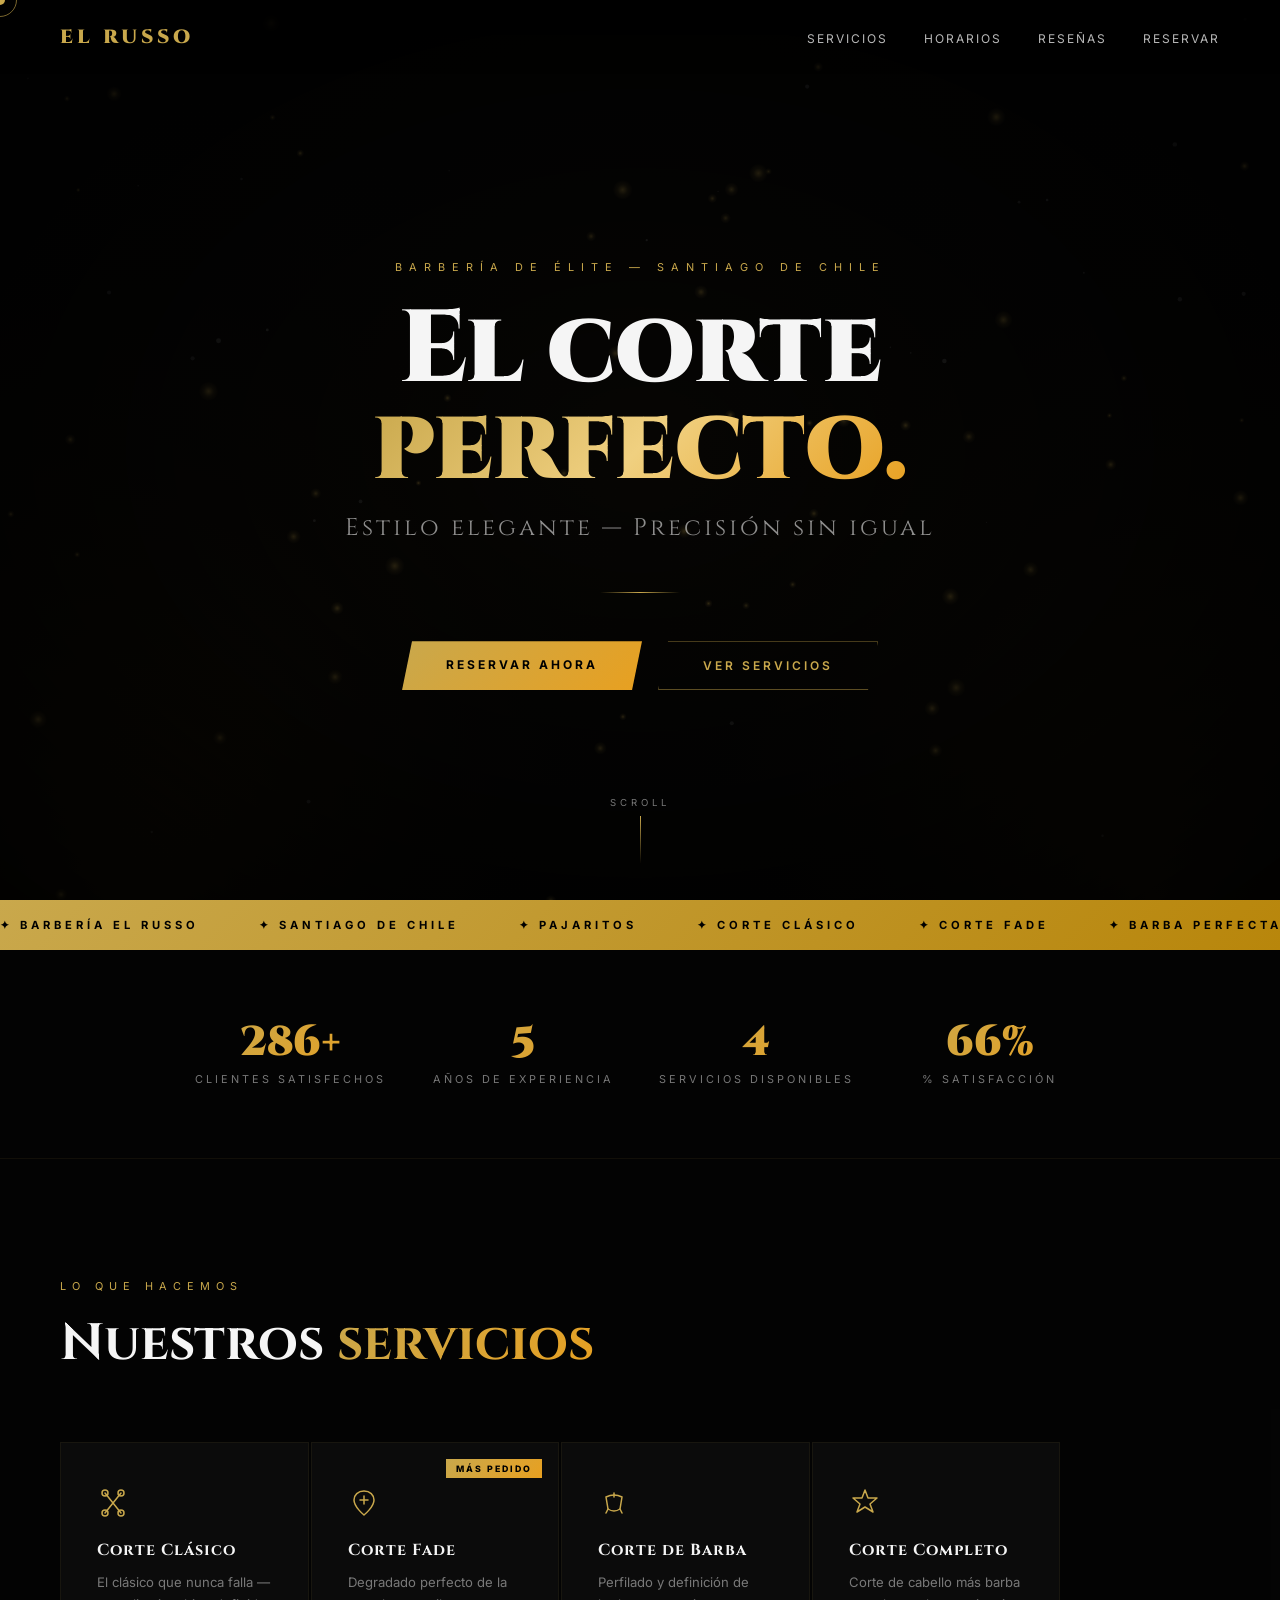
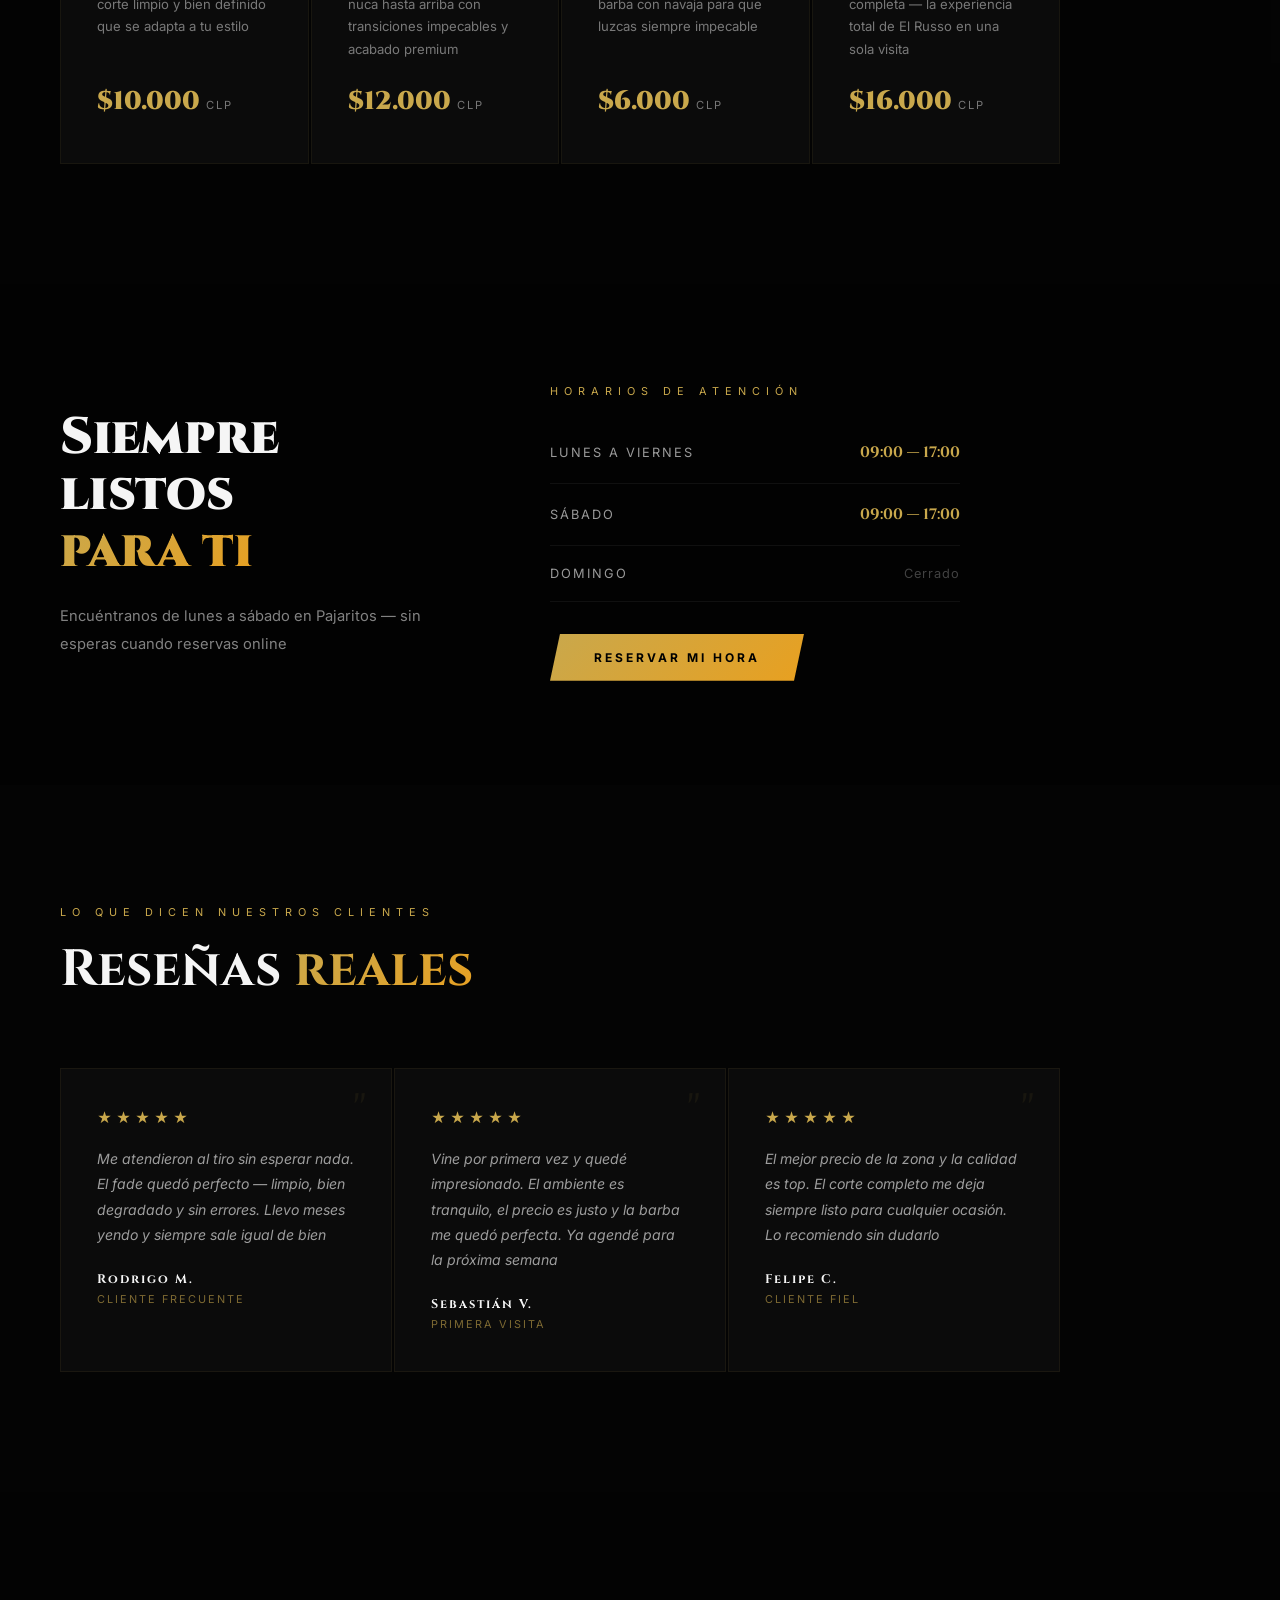
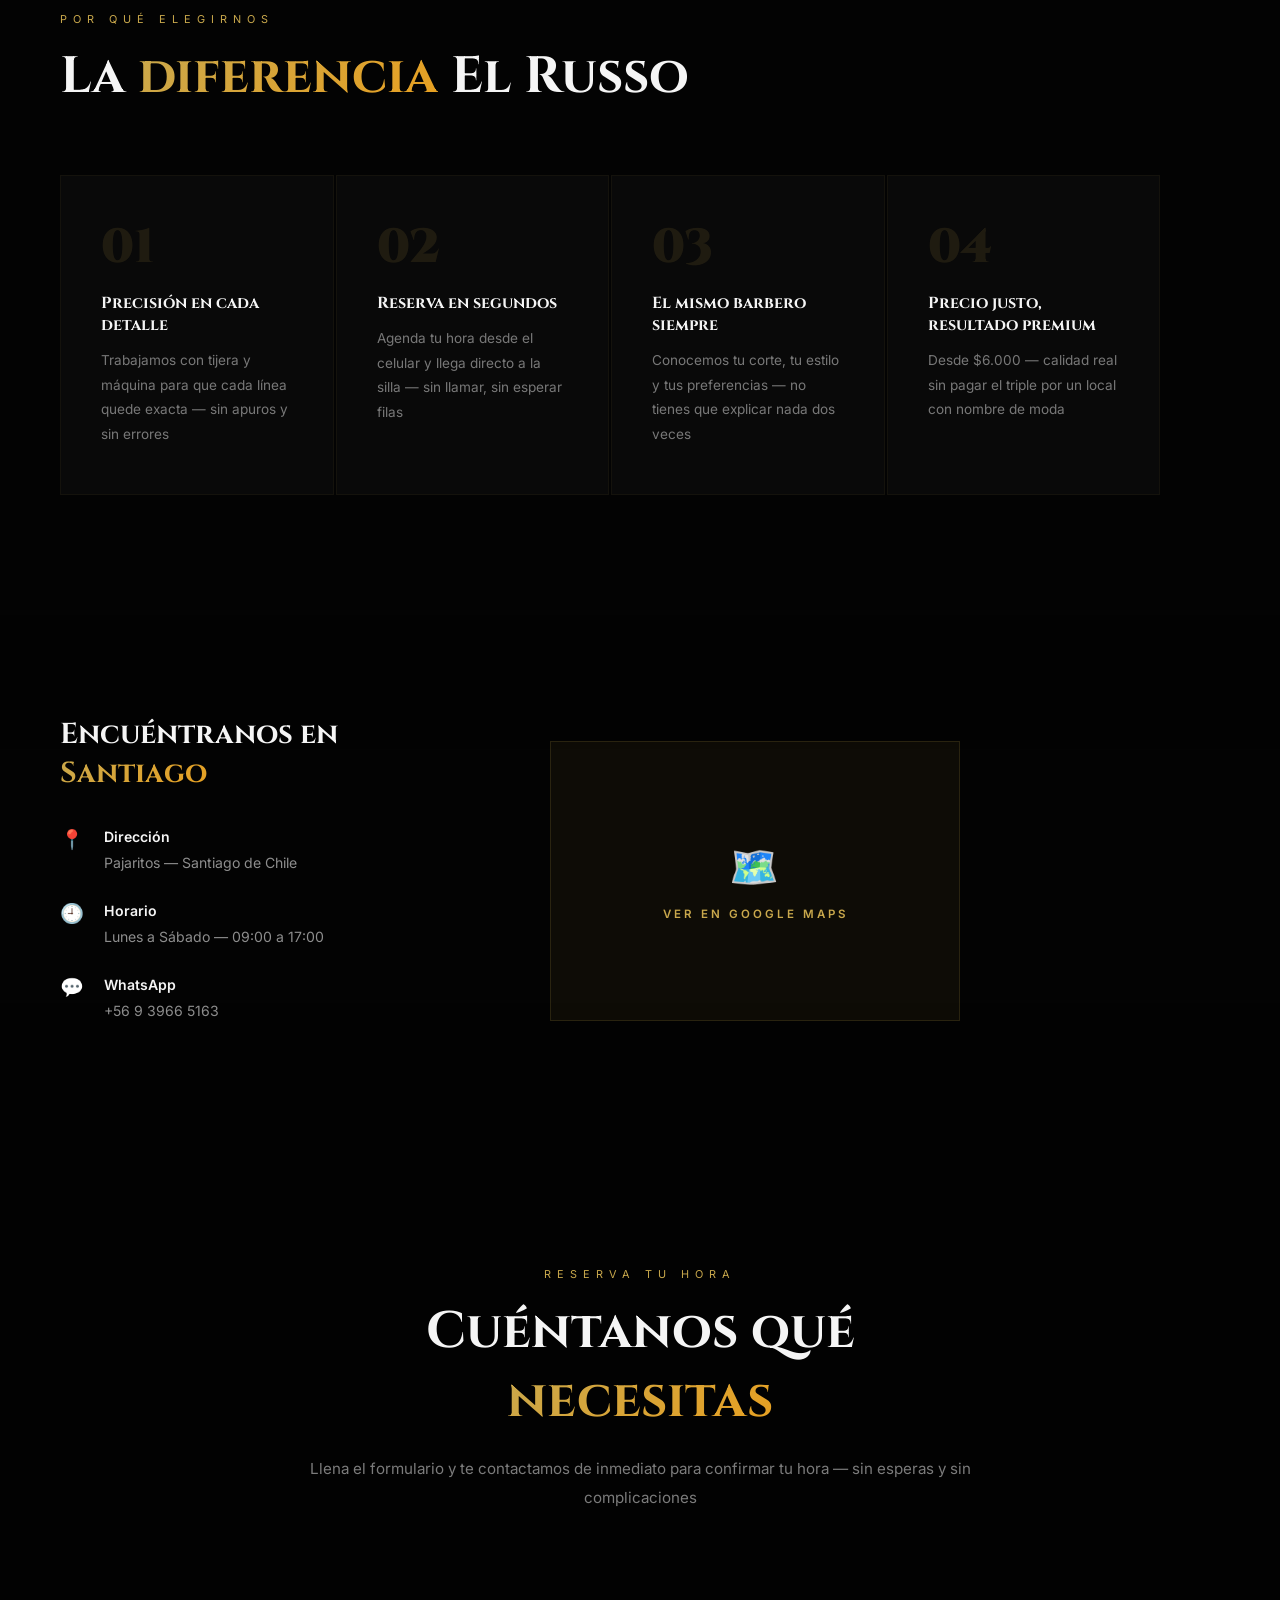
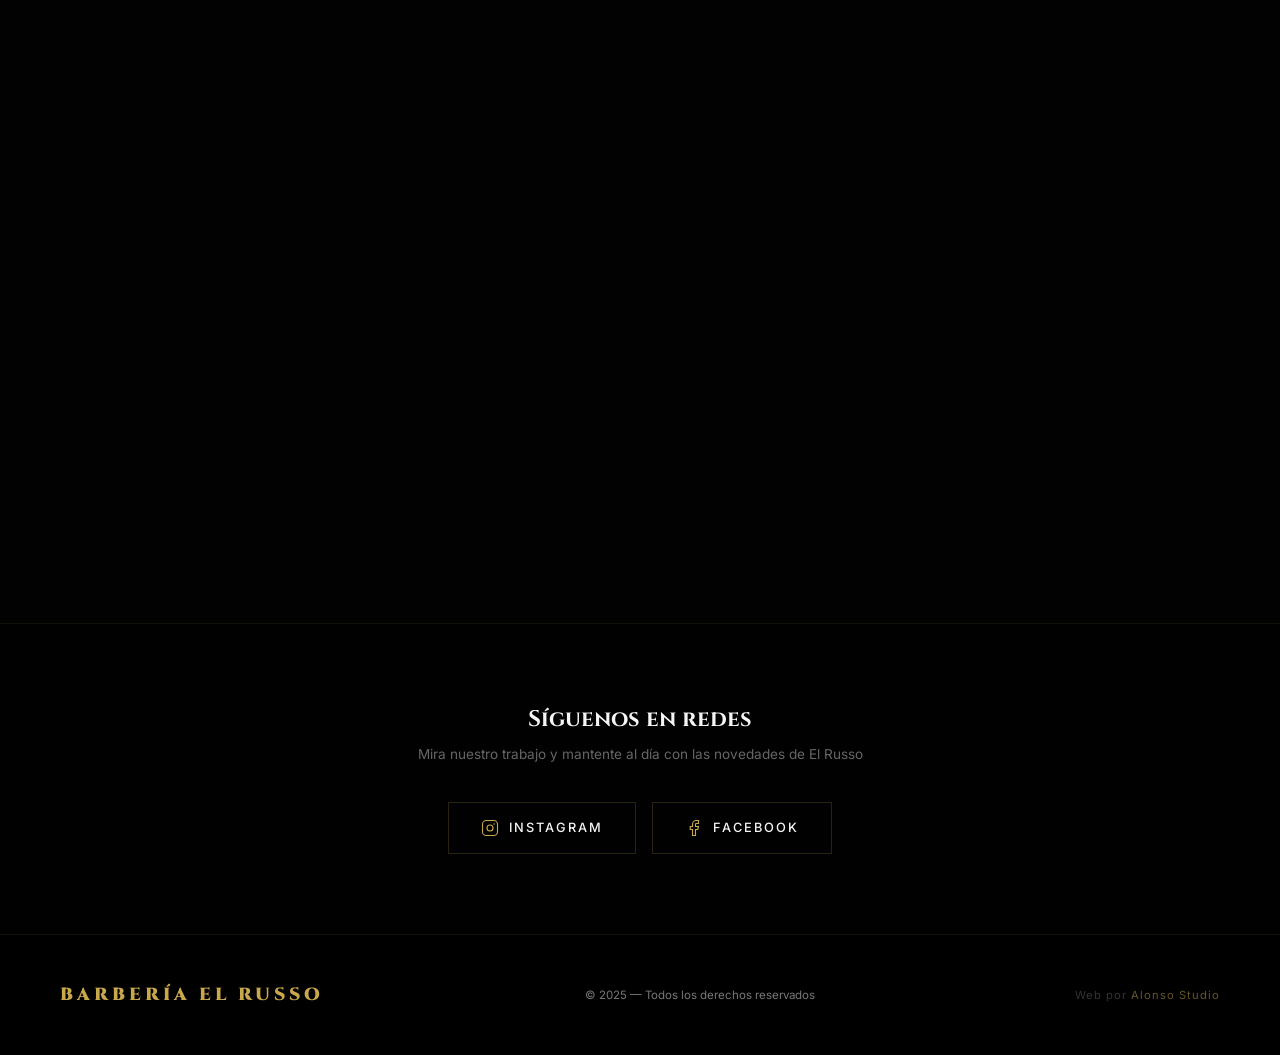
<file: alonso-studio/el-russo.html>
<!DOCTYPE html>
<html lang="es">
<head>
  <meta charset="UTF-8"/>
  <meta name="viewport" content="width=device-width, initial-scale=1.0"/>
  <title>Barbería El Russo | Santiago de Chile</title>
  <link href="https://fonts.googleapis.com/css2?family=Cinzel:wght@400;700;900&family=Inter:wght@300;400;500;600&display=swap" rel="stylesheet"/>
  <style>
    *, *::before, *::after { margin:0; padding:0; box-sizing:border-box; }
    :root {
      --gold: #c9a84c;
      --gold-light: #f0d080;
      --white: #f5f5f5;
      --dark: #080808;
      --dark2: #111;
      --gray: #777;
    }
    html { scroll-behavior: smooth; }
    body { background: var(--dark); color: var(--white); font-family: 'Inter', sans-serif; overflow-x: hidden; cursor: none; }

    /* CURSOR */
    .cursor { width:10px; height:10px; background:var(--gold); border-radius:50%; position:fixed; top:0; left:0; pointer-events:none; z-index:99999; transition:transform 0.15s; mix-blend-mode:difference; }
    .cursor-ring { width:34px; height:34px; border:1px solid var(--gold); border-radius:50%; position:fixed; top:0; left:0; pointer-events:none; z-index:99998; transition:all 0.25s; opacity:0.6; }
    @media (hover:none),(max-width:768px) { body{cursor:auto;} .cursor,.cursor-ring{display:none!important;} }

    /* CANVAS */
    #bgCanvas { position:fixed; top:0; left:0; width:100%; height:100%; z-index:0; pointer-events:none; }
    .overlay { position:fixed; top:0; left:0; width:100%; height:100%; background:radial-gradient(ellipse at center, rgba(0,0,0,0.5) 0%, rgba(0,0,0,0.88) 100%); z-index:1; pointer-events:none; }

    section { position:relative; z-index:2; }

    /* NAV */
    nav { position:fixed; top:0; left:0; right:0; z-index:1000; padding:24px 60px; display:flex; justify-content:space-between; align-items:center; background:linear-gradient(to bottom,rgba(0,0,0,0.95),transparent); transition:all 0.3s; }
    nav.scrolled { background:rgba(5,5,5,0.98); padding:16px 60px; border-bottom:1px solid rgba(201,168,76,0.12); }
    .nav-logo { font-family:'Cinzel',serif; font-size:1.2rem; font-weight:900; letter-spacing:4px; color:var(--gold); text-decoration:none; }
    .nav-links { display:flex; gap:36px; list-style:none; }
    .nav-links a { color:var(--white); text-decoration:none; font-size:0.75rem; letter-spacing:2px; text-transform:uppercase; opacity:0.75; transition:all 0.3s; position:relative; }
    .nav-links a::after { content:''; position:absolute; bottom:-4px; left:0; width:0; height:1px; background:var(--gold); transition:width 0.3s; }
    .nav-links a:hover { opacity:1; color:var(--gold); }
    .nav-links a:hover::after { width:100%; }

    /* HERO */
    #hero { min-height:100vh; display:flex; flex-direction:column; justify-content:center; align-items:center; text-align:center; padding:130px 40px 80px; }
    .hero-eyebrow { font-size:0.68rem; letter-spacing:7px; text-transform:uppercase; color:var(--gold); margin-bottom:28px; opacity:0; animation:fadeUp 1s ease 0.2s forwards; }
    .hero-title { font-family:'Cinzel',serif; font-size:clamp(3rem,8vw,7rem); font-weight:900; line-height:0.95; letter-spacing:-1px; margin-bottom:16px; opacity:0; animation:fadeUp 1s ease 0.5s forwards; }
    .hero-title .line1 { display:block; color:var(--white); }
    .hero-title .line2 { display:block; background:linear-gradient(135deg,var(--gold),var(--gold-light),#e8a020); -webkit-background-clip:text; -webkit-text-fill-color:transparent; background-clip:text; }
    .hero-sub { font-family:'Cinzel',serif; font-size:clamp(1rem,2.5vw,1.5rem); font-weight:400; color:rgba(255,255,255,0.55); letter-spacing:3px; margin-bottom:48px; opacity:0; animation:fadeUp 1s ease 0.8s forwards; }
    .hero-divider { width:80px; height:1px; background:linear-gradient(to right,transparent,var(--gold),transparent); margin:0 auto 48px; opacity:0; animation:fadeIn 1s ease 1s forwards; }
    .hero-btns { display:flex; gap:16px; flex-wrap:wrap; justify-content:center; opacity:0; animation:fadeUp 1s ease 1.1s forwards; }

    /* BOTONES */
    .btn-gold { background:linear-gradient(135deg,var(--gold),#e8a020); color:#000; padding:16px 44px; font-size:0.75rem; letter-spacing:3px; text-transform:uppercase; font-weight:700; border:none; cursor:pointer; text-decoration:none; transition:all 0.3s; clip-path:polygon(10px 0%,100% 0%,calc(100% - 10px) 100%,0% 100%); display:inline-block; position:relative; overflow:hidden; }
    .btn-gold::after { content:''; position:absolute; top:0; left:-100%; width:100%; height:100%; background:linear-gradient(90deg,transparent,rgba(255,255,255,0.3),transparent); animation:btnShine 4s ease infinite; }
    .btn-gold:hover { transform:translateY(-3px); box-shadow:0 20px 50px rgba(201,168,76,0.35); }
    .btn-ghost { border:1px solid rgba(201,168,76,0.45); color:var(--gold); padding:16px 44px; font-size:0.75rem; letter-spacing:3px; text-transform:uppercase; font-weight:600; background:transparent; cursor:pointer; text-decoration:none; transition:all 0.3s; clip-path:polygon(10px 0%,100% 0%,calc(100% - 10px) 100%,0% 100%); display:inline-block; }
    .btn-ghost:hover { background:rgba(201,168,76,0.08); border-color:var(--gold); transform:translateY(-3px); }

    .scroll-hint { position:absolute; bottom:36px; left:50%; transform:translateX(-50%); display:flex; flex-direction:column; align-items:center; gap:8px; opacity:0; animation:fadeIn 1.5s ease 1.8s forwards; }
    .scroll-hint span { font-size:0.6rem; letter-spacing:4px; color:var(--gray); text-transform:uppercase; }
    .scroll-line { width:1px; height:48px; background:linear-gradient(to bottom,var(--gold),transparent); animation:pulse 2s ease infinite; }

    /* STRIP */
    .strip { background:linear-gradient(135deg,var(--gold),#b8860b); padding:18px 0; text-align:center; overflow:hidden; position:relative; z-index:2; }
    .strip-inner { display:flex; gap:60px; animation:marquee 18s linear infinite; width:max-content; }
    .strip span { font-size:0.7rem; letter-spacing:4px; text-transform:uppercase; color:#000; font-weight:700; white-space:nowrap; }
    .strip span::before { content:'✦ '; }
    @keyframes marquee { from{transform:translateX(0)} to{transform:translateX(-50%)} }

    /* STATS */
    #stats { padding:72px 60px; border-bottom:1px solid rgba(201,168,76,0.08); background:rgba(0,0,0,0.6); }
    .stats-grid { display:grid; grid-template-columns:repeat(auto-fit,minmax(160px,1fr)); gap:32px; max-width:900px; margin:0 auto; text-align:center; }
    .stat-num { font-family:'Cinzel',serif; font-size:2.6rem; font-weight:900; background:linear-gradient(135deg,var(--gold),#e8a020); -webkit-background-clip:text; -webkit-text-fill-color:transparent; background-clip:text; line-height:1; }
    .stat-lbl { font-size:0.68rem; letter-spacing:3px; text-transform:uppercase; color:var(--gray); margin-top:8px; }

    /* SECCIÓN GENÉRICA */
    .sec-label { font-size:0.68rem; letter-spacing:6px; color:var(--gold); text-transform:uppercase; margin-bottom:16px; }
    .sec-title { font-family:'Cinzel',serif; font-size:clamp(2rem,4vw,3.2rem); font-weight:700; margin-bottom:64px; }
    .sec-title span { background:linear-gradient(135deg,var(--gold),#e8a020); -webkit-background-clip:text; -webkit-text-fill-color:transparent; background-clip:text; }

    /* SERVICIOS */
    #servicios { padding:120px 60px; background:rgba(0,0,0,0.55); }
    .servicios-grid { display:grid; grid-template-columns:repeat(auto-fit,minmax(220px,1fr)); gap:2px; max-width:1000px; }
    .srv { background:rgba(12,12,12,0.92); border:1px solid rgba(201,168,76,0.07); padding:44px 36px; position:relative; overflow:hidden; transition:all 0.4s; display:flex; flex-direction:column; }
    .srv::after { content:''; position:absolute; bottom:0; left:0; width:0; height:2px; background:linear-gradient(to right,var(--gold),#e8a020); transition:width 0.4s; }
    .srv:hover { background:rgba(18,18,18,0.98); transform:translateY(-4px); }
    .srv:hover::after { width:100%; }
    .srv-svg { width:32px; height:32px; margin-bottom:20px; }
    .srv-name { font-family:'Cinzel',serif; font-size:1rem; font-weight:700; margin-bottom:10px; letter-spacing:1px; }
    .srv-desc { font-size:0.82rem; color:rgba(255,255,255,0.45); line-height:1.7; margin-bottom:24px; flex:1; }
    .srv-price { font-family:'Cinzel',serif; font-size:1.6rem; font-weight:900; color:var(--gold); margin-top:auto; }
    .srv-price small { font-family:'Inter',sans-serif; font-size:0.7rem; color:var(--gray); font-weight:400; letter-spacing:2px; }
    .srv-popular { position:absolute; top:16px; right:16px; background:linear-gradient(135deg,var(--gold),#e8a020); color:#000; font-size:0.55rem; letter-spacing:2px; text-transform:uppercase; font-weight:800; padding:4px 10px; }

    /* HORARIOS */
    #horarios { padding:100px 60px; background:rgba(0,0,0,0.7); }
    .horarios-wrap { max-width:900px; display:grid; grid-template-columns:1fr 1fr; gap:80px; align-items:center; }
    .horarios-left .big { font-family:'Cinzel',serif; font-size:clamp(2.2rem,4vw,3.8rem); font-weight:900; line-height:1.1; margin-bottom:24px; }
    .horarios-left .big span { background:linear-gradient(135deg,var(--gold),#e8a020); -webkit-background-clip:text; -webkit-text-fill-color:transparent; background-clip:text; }
    .horarios-left p { font-size:0.92rem; color:rgba(255,255,255,0.5); line-height:1.9; }
    .horario-item { display:flex; justify-content:space-between; align-items:center; padding:20px 0; border-bottom:1px solid rgba(255,255,255,0.06); }
    .horario-item:last-child { border:none; }
    .horario-dia { font-size:0.8rem; letter-spacing:2px; text-transform:uppercase; color:rgba(255,255,255,0.6); }
    .horario-hora { font-family:'Cinzel',serif; font-size:0.95rem; color:var(--gold); font-weight:700; }
    .horario-cerrado { font-size:0.8rem; color:rgba(255,255,255,0.25); letter-spacing:1px; }

    /* TESTIMONIOS */
    #testimonios { padding:120px 60px; background:rgba(0,0,0,0.5); }
    .test-grid { display:grid; grid-template-columns:repeat(auto-fit,minmax(280px,1fr)); gap:2px; max-width:1000px; }
    .test-card { background:rgba(12,12,12,0.92); border:1px solid rgba(201,168,76,0.08); padding:40px 36px; position:relative; overflow:hidden; transition:all 0.4s; }
    .test-card::before { content:''; position:absolute; top:0; left:0; width:3px; height:0; background:linear-gradient(to bottom,var(--gold),#e8a020); transition:height 0.4s; }
    .test-card:hover::before { height:100%; }
    .test-stars { display:flex; gap:4px; margin-bottom:20px; }
    .test-stars span { color:var(--gold); font-size:0.9rem; }
    .test-text { font-size:0.88rem; color:rgba(255,255,255,0.6); line-height:1.8; margin-bottom:24px; font-style:italic; }
    .test-author { font-family:'Cinzel',serif; font-size:0.78rem; font-weight:700; letter-spacing:2px; color:var(--white); }
    .test-role { font-size:0.68rem; letter-spacing:2px; text-transform:uppercase; color:rgba(201,168,76,0.6); margin-top:4px; }
    .test-quote { position:absolute; top:20px; right:24px; font-size:3rem; color:rgba(201,168,76,0.07); font-family:'Cinzel',serif; line-height:1; }

    /* POR QUÉ NOSOTROS */
    #porque { padding:120px 60px; background:rgba(0,0,0,0.6); }
    .porque-grid { display:grid; grid-template-columns:repeat(auto-fit,minmax(260px,1fr)); gap:2px; max-width:1100px; }
    .porque-item { padding:48px 40px; background:rgba(10,10,10,0.9); border:1px solid rgba(201,168,76,0.06); position:relative; overflow:hidden; transition:all 0.4s; }
    .porque-item::before { content:''; position:absolute; top:0; left:0; width:100%; height:2px; background:linear-gradient(to right,transparent,var(--gold),transparent); transform:scaleX(0); transition:transform 0.4s; }
    .porque-item:hover::before { transform:scaleX(1); }
    .porque-item:hover { background:rgba(15,15,15,0.98); }
    .porque-num { font-family:'Cinzel',serif; font-size:3rem; font-weight:900; color:rgba(201,168,76,0.12); line-height:1; margin-bottom:20px; }
    .porque-title { font-family:'Cinzel',serif; font-size:1rem; font-weight:700; margin-bottom:12px; }
    .porque-desc { font-size:0.85rem; color:rgba(255,255,255,0.45); line-height:1.8; }

    /* UBICACIÓN */
    #ubicacion { padding:100px 60px; background:rgba(0,0,0,0.65); }
    .ubic-wrap { max-width:900px; display:grid; grid-template-columns:1fr 1fr; gap:80px; align-items:center; }
    .ubic-info h3 { font-family:'Cinzel',serif; font-size:1.8rem; font-weight:700; margin-bottom:32px; }
    .ubic-info h3 span { background:linear-gradient(135deg,var(--gold),#e8a020); -webkit-background-clip:text; -webkit-text-fill-color:transparent; background-clip:text; }
    .ubic-detail { display:flex; gap:16px; align-items:flex-start; margin-bottom:24px; }
    .ubic-icon { font-size:1.2rem; min-width:28px; margin-top:2px; }
    .ubic-text { font-size:0.88rem; color:rgba(255,255,255,0.55); line-height:1.7; }
    .ubic-text strong { color:var(--white); font-weight:600; display:block; margin-bottom:2px; }
    .map-box { background:rgba(201,168,76,0.06); border:1px solid rgba(201,168,76,0.15); height:280px; display:flex; flex-direction:column; align-items:center; justify-content:center; gap:16px; cursor:pointer; transition:all 0.3s; text-decoration:none; }
    .map-box:hover { background:rgba(201,168,76,0.1); border-color:rgba(201,168,76,0.4); }
    .map-box .map-icon { font-size:2.5rem; }
    .map-box span { font-size:0.72rem; letter-spacing:3px; text-transform:uppercase; color:var(--gold); font-weight:600; }

    /* CONTACTO */
    #contacto { padding:120px 60px; background:rgba(0,0,0,0.72); }
    .contact-wrap { max-width:680px; margin:0 auto; text-align:center; }
    .contact-desc { font-size:0.95rem; color:rgba(255,255,255,0.48); line-height:1.9; margin-bottom:52px; }
    .form { display:flex; flex-direction:column; gap:14px; text-align:left; }
    .form-row2 { display:grid; grid-template-columns:1fr 1fr; gap:14px; }
    .fg { display:flex; flex-direction:column; gap:7px; }
    .fg label { font-size:0.65rem; letter-spacing:3px; text-transform:uppercase; color:var(--gold); font-weight:600; }
    .fg input,.fg select,.fg textarea { background:rgba(255,255,255,0.04); border:1px solid rgba(255,255,255,0.09); color:var(--white); padding:14px 18px; font-family:'Inter',sans-serif; font-size:0.88rem; outline:none; transition:all 0.3s; resize:none; -webkit-appearance:none; appearance:none; }
    .fg input:focus,.fg select:focus,.fg textarea:focus { border-color:var(--gold); background:rgba(201,168,76,0.04); }
    .fg select option { background:#111; }
    .btn-submit { margin-top:8px; width:100%; background:linear-gradient(135deg,var(--gold),#e8a020); color:#000; padding:18px; font-size:0.78rem; letter-spacing:4px; text-transform:uppercase; font-weight:700; border:none; cursor:pointer; transition:all 0.3s; font-family:'Inter',sans-serif; position:relative; overflow:hidden; }
    .btn-submit::after { content:''; position:absolute; top:0; left:-100%; width:100%; height:100%; background:linear-gradient(90deg,transparent,rgba(255,255,255,0.3),transparent); animation:btnShine 4.5s ease infinite; }
    .btn-submit:hover { transform:translateY(-2px); box-shadow:0 20px 50px rgba(201,168,76,0.28); }
    .wa-direct { margin-top:24px; display:flex; align-items:center; justify-content:center; gap:12px; text-decoration:none; color:var(--gold); font-size:0.75rem; letter-spacing:2px; text-transform:uppercase; padding:18px; border:1px solid rgba(201,168,76,0.18); transition:all 0.3s; }
    .wa-direct:hover { background:rgba(201,168,76,0.07); border-color:var(--gold); }

    /* REDES */
    #redes { padding:80px 60px; background:rgba(0,0,0,0.8); border-top:1px solid rgba(201,168,76,0.08); }
    .redes-wrap { max-width:600px; margin:0 auto; text-align:center; }
    .redes-title { font-family:'Cinzel',serif; font-size:1.4rem; font-weight:700; margin-bottom:12px; }
    .redes-sub { font-size:0.85rem; color:rgba(255,255,255,0.4); margin-bottom:40px; }
    .redes-btns { display:flex; gap:16px; justify-content:center; flex-wrap:wrap; }
    .red-btn { display:flex; align-items:center; gap:10px; padding:16px 32px; border:1px solid rgba(201,168,76,0.2); text-decoration:none; color:var(--white); font-size:0.8rem; letter-spacing:2px; text-transform:uppercase; transition:all 0.3s; font-weight:500; }
    .red-btn:hover { border-color:var(--gold); background:rgba(201,168,76,0.07); color:var(--gold); transform:translateY(-2px); }

    /* FOOTER */
    footer { padding:48px 60px; border-top:1px solid rgba(201,168,76,0.1); display:flex; justify-content:space-between; align-items:center; background:rgba(0,0,0,0.95); position:relative; z-index:2; flex-wrap:wrap; gap:16px; }
    .footer-logo { font-family:'Cinzel',serif; font-size:1.1rem; font-weight:900; color:var(--gold); letter-spacing:4px; }
    .footer-copy { font-size:0.72rem; color:var(--gray); }
    .footer-credit { font-size:0.7rem; color:rgba(255,255,255,0.2); letter-spacing:1px; }
    .footer-credit a { color:rgba(201,168,76,0.5); text-decoration:none; }
    .footer-credit a:hover { color:var(--gold); }

    /* ANIMATIONS */
    @keyframes fadeUp { from{opacity:0;transform:translateY(32px)} to{opacity:1;transform:translateY(0)} }
    @keyframes fadeIn { from{opacity:0} to{opacity:1} }
    @keyframes pulse { 0%,100%{opacity:1} 50%{opacity:0.3} }
    @keyframes btnShine { 0%{left:-100%} 20%{left:100%} 100%{left:100%} }
    .reveal { opacity:0; transform:translateY(36px); transition:all 0.85s cubic-bezier(0.16,1,0.3,1); }
    .reveal.visible { opacity:1; transform:translateY(0); }

    /* MOBILE */
    @media (max-width:768px) {
      nav { padding:20px 24px; }
      nav.scrolled { padding:14px 24px; }
      .nav-links { display:none; }
      #hero { padding:140px 28px 100px; }
      .hero-btns { flex-direction:column; align-items:center; }
      .btn-gold,.btn-ghost { width:100%; max-width:280px; text-align:center; }
      #stats { padding:52px 28px; }
      .stats-grid { grid-template-columns:1fr 1fr; gap:24px; }
      #servicios,#horarios,#testimonios,#porque,#ubicacion,#contacto,#redes { padding:80px 28px; }
      .servicios-grid { grid-template-columns:1fr; }
      .horarios-wrap,.ubic-wrap { grid-template-columns:1fr; gap:48px; }
      .test-grid { grid-template-columns:1fr; }
      .porque-grid { grid-template-columns:1fr; }
      .form-row2 { grid-template-columns:1fr; }
      .fg select,.btn-submit { width:100%; max-width:340px; display:block; margin:0 auto; }
      footer { flex-direction:column; text-align:center; padding:40px 28px; }
    }
    @media (max-width:420px) {
      .redes-btns { flex-direction:column; align-items:center; }
      .red-btn { width:100%; max-width:280px; justify-content:center; }
    }
  </style>
</head>
<body>

<div class="cursor" id="cursor"></div>
<div class="cursor-ring" id="cursorRing"></div>
<canvas id="bgCanvas"></canvas>
<div class="overlay"></div>

<!-- NAV -->
<nav id="nav">
  <a href="#" class="nav-logo">EL RUSSO</a>
  <ul class="nav-links">
    <li><a href="#servicios">Servicios</a></li>
    <li><a href="#horarios">Horarios</a></li>
    <li><a href="#testimonios">Reseñas</a></li>
    <li><a href="#contacto">Reservar</a></li>
  </ul>
</nav>

<!-- HERO -->
<section id="hero">
  <p class="hero-eyebrow">Barbería de élite — Santiago de Chile</p>
  <h1 class="hero-title">
    <span class="line1">El corte</span>
    <span class="line2">perfecto.</span>
  </h1>
  <p class="hero-sub">Estilo elegante — Precisión sin igual</p>
  <div class="hero-divider"></div>
  <div class="hero-btns">
    <a href="#contacto" class="btn-gold">Reservar ahora</a>
    <a href="#servicios" class="btn-ghost">Ver servicios</a>
  </div>
  <div class="scroll-hint">
    <span>Scroll</span>
    <div class="scroll-line"></div>
  </div>
</section>

<!-- STRIP -->
<div class="strip">
  <div class="strip-inner">
    <span>Barbería El Russo</span><span>Santiago de Chile</span><span>Pajaritos</span><span>Corte Clásico</span><span>Corte Fade</span><span>Barba Perfecta</span><span>Estilo Elegante</span><span>Reserva Online</span>
    <span>Barbería El Russo</span><span>Santiago de Chile</span><span>Pajaritos</span><span>Corte Clásico</span><span>Corte Fade</span><span>Barba Perfecta</span><span>Estilo Elegante</span><span>Reserva Online</span>
  </div>
</div>

<!-- STATS -->
<section id="stats">
  <div class="stats-grid reveal">
    <div>
      <div class="stat-num" data-target="500">0</div>
      <div class="stat-lbl">Clientes satisfechos</div>
    </div>
    <div>
      <div class="stat-num" data-target="5">0</div>
      <div class="stat-lbl">Años de experiencia</div>
    </div>
    <div>
      <div class="stat-num" data-target="4">0</div>
      <div class="stat-lbl">Servicios disponibles</div>
    </div>
    <div>
      <div class="stat-num" data-target="100">0</div>
      <div class="stat-lbl">% satisfacción</div>
    </div>
  </div>
</section>

<!-- SERVICIOS -->
<section id="servicios">
  <div class="reveal">
    <p class="sec-label">Lo que hacemos</p>
    <h2 class="sec-title">Nuestros <span>servicios</span></h2>
  </div>
  <div class="servicios-grid">

    <div class="srv reveal">
      <svg class="srv-svg" viewBox="0 0 32 32" fill="none">
        <line x1="8" y1="6" x2="24" y2="26" stroke="#c9a84c" stroke-width="1.5" stroke-linecap="round"/>
        <line x1="24" y1="6" x2="8" y2="26" stroke="#c9a84c" stroke-width="1.5" stroke-linecap="round"/>
        <circle cx="8" cy="6" r="3" stroke="#c9a84c" stroke-width="1.5"/>
        <circle cx="24" cy="6" r="3" stroke="#c9a84c" stroke-width="1.5"/>
        <circle cx="8" cy="26" r="3" stroke="#c9a84c" stroke-width="1.5"/>
        <circle cx="24" cy="26" r="3" stroke="#c9a84c" stroke-width="1.5"/>
      </svg>
      <h3 class="srv-name">Corte Clásico</h3>
      <p class="srv-desc">El clásico que nunca falla — corte limpio y bien definido que se adapta a tu estilo</p>
      <div class="srv-price">$10.000 <small>CLP</small></div>
    </div>

    <div class="srv reveal">
      <div class="srv-popular">Más pedido</div>
      <svg class="srv-svg" viewBox="0 0 32 32" fill="none">
        <path d="M16 4 C10 4 6 8 6 13 C6 20 16 28 16 28 C16 28 26 20 26 13 C26 8 22 4 16 4Z" stroke="#c9a84c" stroke-width="1.5"/>
        <path d="M16 9 L16 17 M12 13 L20 13" stroke="#c9a84c" stroke-width="1.5" stroke-linecap="round"/>
      </svg>
      <h3 class="srv-name">Corte Fade</h3>
      <p class="srv-desc">Degradado perfecto de la nuca hasta arriba con transiciones impecables y acabado premium</p>
      <div class="srv-price">$12.000 <small>CLP</small></div>
    </div>

    <div class="srv reveal">
      <svg class="srv-svg" viewBox="0 0 32 32" fill="none">
        <path d="M8 10 Q16 6 24 10 L22 22 Q16 26 10 22 Z" stroke="#c9a84c" stroke-width="1.5" stroke-linejoin="round"/>
        <line x1="16" y1="6" x2="16" y2="10" stroke="#c9a84c" stroke-width="1.5" stroke-linecap="round"/>
        <line x1="10" y1="22" x2="8" y2="26" stroke="#c9a84c" stroke-width="1.5" stroke-linecap="round"/>
        <line x1="22" y1="22" x2="24" y2="26" stroke="#c9a84c" stroke-width="1.5" stroke-linecap="round"/>
      </svg>
      <h3 class="srv-name">Corte de Barba</h3>
      <p class="srv-desc">Perfilado y definición de barba con navaja para que luzcas siempre impecable</p>
      <div class="srv-price">$6.000 <small>CLP</small></div>
    </div>

    <div class="srv reveal">
      <svg class="srv-svg" viewBox="0 0 32 32" fill="none">
        <polygon points="16,3 19,11 28,11 21,17 24,25 16,20 8,25 11,17 4,11 13,11" stroke="#c9a84c" stroke-width="1.5" stroke-linejoin="round"/>
      </svg>
      <h3 class="srv-name">Corte Completo</h3>
      <p class="srv-desc">Corte de cabello más barba completa — la experiencia total de El Russo en una sola visita</p>
      <div class="srv-price">$16.000 <small>CLP</small></div>
    </div>

  </div>
</section>

<!-- HORARIOS -->
<section id="horarios">
  <div class="horarios-wrap">
    <div class="horarios-left reveal">
      <h2 class="big">Siempre<br/>listos<br/><span>para ti</span></h2>
      <p>Encuéntranos de lunes a sábado en Pajaritos — sin esperas cuando reservas online</p>
    </div>
    <div class="reveal">
      <p class="sec-label" style="margin-bottom:24px">Horarios de atención</p>
      <div class="horario-item">
        <span class="horario-dia">Lunes a Viernes</span>
        <span class="horario-hora">09:00 — 17:00</span>
      </div>
      <div class="horario-item">
        <span class="horario-dia">Sábado</span>
        <span class="horario-hora">09:00 — 17:00</span>
      </div>
      <div class="horario-item">
        <span class="horario-dia">Domingo</span>
        <span class="horario-cerrado">Cerrado</span>
      </div>
      <div style="margin-top:32px">
        <a href="#contacto" class="btn-gold">Reservar mi hora</a>
      </div>
    </div>
  </div>
</section>

<!-- TESTIMONIOS -->
<section id="testimonios">
  <div class="reveal" style="margin-bottom:64px">
    <p class="sec-label">Lo que dicen nuestros clientes</p>
    <h2 class="sec-title">Reseñas <span>reales</span></h2>
  </div>
  <div class="test-grid">
    <div class="test-card reveal">
      <span class="test-quote">"</span>
      <div class="test-stars"><span>★</span><span>★</span><span>★</span><span>★</span><span>★</span></div>
      <p class="test-text">Me atendieron al tiro sin esperar nada. El fade quedó perfecto — limpio, bien degradado y sin errores. Llevo meses yendo y siempre sale igual de bien</p>
      <p class="test-author">Rodrigo M.</p>
      <p class="test-role">Cliente frecuente</p>
    </div>
    <div class="test-card reveal">
      <span class="test-quote">"</span>
      <div class="test-stars"><span>★</span><span>★</span><span>★</span><span>★</span><span>★</span></div>
      <p class="test-text">Vine por primera vez y quedé impresionado. El ambiente es tranquilo, el precio es justo y la barba me quedó perfecta. Ya agendé para la próxima semana</p>
      <p class="test-author">Sebastián V.</p>
      <p class="test-role">Primera visita</p>
    </div>
    <div class="test-card reveal">
      <span class="test-quote">"</span>
      <div class="test-stars"><span>★</span><span>★</span><span>★</span><span>★</span><span>★</span></div>
      <p class="test-text">El mejor precio de la zona y la calidad es top. El corte completo me deja siempre listo para cualquier ocasión. Lo recomiendo sin dudarlo</p>
      <p class="test-author">Felipe C.</p>
      <p class="test-role">Cliente fiel</p>
    </div>
  </div>
</section>

<!-- POR QUÉ NOSOTROS -->
<section id="porque">
  <div class="reveal" style="margin-bottom:64px">
    <p class="sec-label">Por qué elegirnos</p>
    <h2 class="sec-title">La <span>diferencia</span> El Russo</h2>
  </div>
  <div class="porque-grid">
    <div class="porque-item reveal">
      <div class="porque-num">01</div>
      <h4 class="porque-title">Precisión en cada detalle</h4>
      <p class="porque-desc">Trabajamos con tijera y máquina para que cada línea quede exacta — sin apuros y sin errores</p>
    </div>
    <div class="porque-item reveal">
      <div class="porque-num">02</div>
      <h4 class="porque-title">Reserva en segundos</h4>
      <p class="porque-desc">Agenda tu hora desde el celular y llega directo a la silla — sin llamar, sin esperar filas</p>
    </div>
    <div class="porque-item reveal">
      <div class="porque-num">03</div>
      <h4 class="porque-title">El mismo barbero siempre</h4>
      <p class="porque-desc">Conocemos tu corte, tu estilo y tus preferencias — no tienes que explicar nada dos veces</p>
    </div>
    <div class="porque-item reveal">
      <div class="porque-num">04</div>
      <h4 class="porque-title">Precio justo, resultado premium</h4>
      <p class="porque-desc">Desde $6.000 — calidad real sin pagar el triple por un local con nombre de moda</p>
    </div>
  </div>
</section>

<!-- UBICACIÓN -->
<section id="ubicacion">
  <div class="ubic-wrap">
    <div class="ubic-info reveal">
      <h3>Encuéntranos en<br/><span>Santiago</span></h3>
      <div class="ubic-detail">
        <span class="ubic-icon">📍</span>
        <div class="ubic-text">
          <strong>Dirección</strong>
          Pajaritos — Santiago de Chile
        </div>
      </div>
      <div class="ubic-detail">
        <span class="ubic-icon">🕘</span>
        <div class="ubic-text">
          <strong>Horario</strong>
          Lunes a Sábado — 09:00 a 17:00
        </div>
      </div>
      <div class="ubic-detail">
        <span class="ubic-icon">💬</span>
        <div class="ubic-text">
          <strong>WhatsApp</strong>
          +56 9 3966 5163
        </div>
      </div>
    </div>
    <div class="reveal">
      <a href="https://maps.google.com/?q=Pajaritos+Santiago+Chile" target="_blank" class="map-box">
        <span class="map-icon">🗺️</span>
        <span>Ver en Google Maps</span>
      </a>
    </div>
  </div>
</section>

<!-- CONTACTO -->
<section id="contacto">
  <div class="contact-wrap">
    <div class="reveal" style="margin-bottom:20px">
      <p class="sec-label">Reserva tu hora</p>
      <h2 class="sec-title" style="margin-bottom:0">Cuéntanos qué <span>necesitas</span></h2>
    </div>
    <p class="contact-desc reveal">Llena el formulario y te contactamos de inmediato para confirmar tu hora — sin esperas y sin complicaciones</p>
    <form class="form reveal" id="contactForm">
      <div class="form-row2">
        <div class="fg">
          <label>Tu nombre</label>
          <input type="text" id="nombre" placeholder="Ej: Carlos González" required/>
        </div>
        <div class="fg">
          <label>Tu teléfono</label>
          <input type="tel" id="telefono" placeholder="+56 9 XXXX XXXX" required/>
        </div>
      </div>
      <div class="fg">
        <label>Servicio que quieres</label>
        <select id="servicio">
          <option value="Corte Clásico — $10.000">Corte Clásico — $10.000</option>
          <option value="Corte Fade — $12.000">Corte Fade — $12.000</option>
          <option value="Corte de Barba — $6.000">Corte de Barba — $6.000</option>
          <option value="Corte Completo — $16.000">Corte Completo — $16.000</option>
        </select>
      </div>
      <div class="fg">
        <label>Día y hora preferida</label>
        <input type="text" id="horario" placeholder="Ej: Martes a las 11am"/>
      </div>
      <div class="fg">
        <label>Mensaje adicional</label>
        <textarea id="mensaje" rows="3" placeholder="Algo que quieras agregar..."></textarea>
      </div>
      <button type="submit" class="btn-submit">Enviar reserva por WhatsApp →</button>
      <p style="text-align:center;margin-top:14px;font-size:0.78rem;color:rgba(201,168,76,0.7);letter-spacing:1px;">⚠️ Se requiere abono anticipado de <strong style="color:var(--gold)">$5.000</strong> para confirmar tu hora — el resto se paga en el local</p>
    </form>
    <a href="https://wa.me/56939665163" target="_blank" class="wa-direct reveal">
      <svg width="16" height="16" viewBox="0 0 24 24" fill="#c9a84c"><path d="M17.472 14.382c-.297-.149-1.758-.867-2.03-.967-.273-.099-.471-.148-.67.15-.197.297-.767.966-.94 1.164-.173.199-.347.223-.644.075-.297-.15-1.255-.463-2.39-1.475-.883-.788-1.48-1.761-1.653-2.059-.173-.297-.018-.458.13-.606.134-.133.298-.347.446-.52.149-.174.198-.298.298-.497.099-.198.05-.371-.025-.52-.075-.149-.669-1.612-.916-2.207-.242-.579-.487-.5-.669-.51-.173-.008-.371-.01-.57-.01-.198 0-.52.074-.792.372-.272.297-1.04 1.016-1.04 2.479 0 1.462 1.065 2.875 1.213 3.074.149.198 2.096 3.2 5.077 4.487.709.306 1.262.489 1.694.625.712.227 1.36.195 1.871.118.571-.085 1.758-.719 2.006-1.413.248-.694.248-1.289.173-1.413-.074-.124-.272-.198-.57-.347m-5.421 7.403h-.004a9.87 9.87 0 01-5.031-1.378l-.361-.214-3.741.982.998-3.648-.235-.374a9.86 9.86 0 01-1.51-5.26c.001-5.45 4.436-9.884 9.888-9.884 2.64 0 5.122 1.03 6.988 2.898a9.825 9.825 0 012.893 6.994c-.003 5.45-4.437 9.884-9.885 9.884m8.413-18.297A11.815 11.815 0 0012.05 0C5.495 0 .16 5.335.157 11.892c0 2.096.547 4.142 1.588 5.945L.057 24l6.305-1.654a11.882 11.882 0 005.683 1.448h.005c6.554 0 11.89-5.335 11.893-11.893a11.821 11.821 0 00-3.48-8.413z"/></svg>
      <span>O escríbenos directo — +56 9 3966 5163</span>
    </a>
  </div>
</section>

<!-- REDES -->
<section id="redes">
  <div class="redes-wrap reveal">
    <h3 class="redes-title">Síguenos en redes</h3>
    <p class="redes-sub">Mira nuestro trabajo y mantente al día con las novedades de El Russo</p>
    <div class="redes-btns">
      <a href="https://www.instagram.com/barberíaelruso" target="_blank" class="red-btn">
        <svg width="18" height="18" viewBox="0 0 24 24" fill="none" stroke="#c9a84c" stroke-width="1.5"><rect x="2" y="2" width="20" height="20" rx="5"/><circle cx="12" cy="12" r="4"/><circle cx="17.5" cy="6.5" r="1" fill="#c9a84c" stroke="none"/></svg>
        Instagram
      </a>
      <a href="https://www.facebook.com/barberíaelruso" target="_blank" class="red-btn">
        <svg width="18" height="18" viewBox="0 0 24 24" fill="none" stroke="#c9a84c" stroke-width="1.5"><path d="M18 2h-3a5 5 0 0 0-5 5v3H7v4h3v8h4v-8h3l1-4h-4V7a1 1 0 0 1 1-1h3z"/></svg>
        Facebook
      </a>
    </div>
  </div>
</section>

<!-- FOOTER -->
<footer>
  <div class="footer-logo">BARBERÍA EL RUSSO</div>
  <div class="footer-copy">© 2025 — Todos los derechos reservados</div>
  <div class="footer-credit">Web por <a href="https://alonsostudiodigital.com" target="_blank">Alonso Studio</a></div>
</footer>

<script>
  // CURSOR
  const cur = document.getElementById('cursor');
  const ring = document.getElementById('cursorRing');
  let mx=0,my=0,rx=0,ry=0;
  document.addEventListener('mousemove',e=>{mx=e.clientX;my=e.clientY;});
  (function tick(){
    cur.style.left=mx-5+'px'; cur.style.top=my-5+'px';
    rx+=(mx-rx)*0.12; ry+=(my-ry)*0.12;
    ring.style.left=rx-17+'px'; ring.style.top=ry-17+'px';
    requestAnimationFrame(tick);
  })();
  document.querySelectorAll('a,button,.srv,.porque-item,.test-card').forEach(el=>{
    el.addEventListener('mouseenter',()=>{cur.style.transform='scale(2.5)';ring.style.transform='scale(1.5)';});
    el.addEventListener('mouseleave',()=>{cur.style.transform='scale(1)';ring.style.transform='scale(1)';});
  });

  // NAV
  window.addEventListener('scroll',()=>document.getElementById('nav').classList.toggle('scrolled',scrollY>60));

  // REVEAL
  const obs = new IntersectionObserver(entries=>{
    entries.forEach((e,i)=>{ if(e.isIntersecting) setTimeout(()=>e.target.classList.add('visible'),i*90); });
  },{threshold:0.1});
  document.querySelectorAll('.reveal').forEach(el=>obs.observe(el));

  // CONTADOR ANIMADO — una sola vez
  let counted=false;
  const statsObs=new IntersectionObserver(entries=>{
    if(entries[0].isIntersecting && !counted){
      counted=true;
      document.querySelectorAll('.stat-num[data-target]').forEach(el=>{
        const target=parseInt(el.dataset.target);
        if(target===0){el.textContent='0';return;}
        let current=0;
        const step=Math.ceil(target/40);
        const suffix=el.dataset.target==='100'?'%':el.dataset.target==='500'?'+':'';
        const timer=setInterval(()=>{
          current=Math.min(current+step,target);
          el.textContent=current+suffix;
          if(current>=target)clearInterval(timer);
        },30);
      });
    }
  },{threshold:0.5});
  const statsSection=document.getElementById('stats');
  if(statsSection)statsObs.observe(statsSection);

  // FORM → WHATSAPP
  document.getElementById('contactForm').addEventListener('submit',function(e){
    e.preventDefault();
    const n=document.getElementById('nombre').value;
    const t=document.getElementById('telefono').value;
    const s=document.getElementById('servicio').value;
    const h=document.getElementById('horario').value;
    const m=document.getElementById('mensaje').value;
    const txt=`Hola El Russo! Quiero reservar una hora 💈\n\n*Nombre:* ${n}\n*Teléfono:* ${t}\n*Servicio:* ${s}\n*Horario preferido:* ${h||'A coordinar'}${m?'\n*Mensaje:* '+m:''}\n\n💰 *Abono anticipado:* $5.000 (el resto se paga en el local)`;
    window.open(`https://wa.me/56939665163?text=${encodeURIComponent(txt)}`,'_blank');
  });

  // CANVAS — PARTÍCULAS DORADAS
  const canvas = document.getElementById('bgCanvas');
  const ctx = canvas.getContext('2d');
  function resize(){ canvas.width=innerWidth; canvas.height=innerHeight; }
  resize(); window.addEventListener('resize',resize);
  const particles=[];
  const COUNT=90;
  class P {
    constructor(){ this.reset(true); }
    reset(init=false){
      this.x=Math.random()*canvas.width;
      this.y=init?Math.random()*canvas.height:canvas.height+10;
      this.size=Math.random()*2+0.5;
      this.vy=-(Math.random()*0.6+0.2);
      this.vx=(Math.random()-0.5)*0.4;
      this.life=1;
      this.decay=Math.random()*0.004+0.002;
      this.gold=Math.random()>0.35;
    }
    update(){
      this.x+=this.vx+Math.sin(Date.now()*0.0008+this.x*0.01)*0.2;
      this.y+=this.vy;
      this.life-=this.decay;
      if(this.life<=0||this.y<-10) this.reset();
    }
    draw(){
      ctx.save();
      ctx.globalAlpha=this.life*(this.gold?0.7:0.4);
      if(this.gold){
        const g=ctx.createRadialGradient(this.x,this.y,0,this.x,this.y,this.size*4);
        g.addColorStop(0,'rgba(201,168,76,1)');
        g.addColorStop(0.5,'rgba(201,168,76,0.3)');
        g.addColorStop(1,'rgba(201,168,76,0)');
        ctx.fillStyle=g;
        ctx.beginPath(); ctx.arc(this.x,this.y,this.size*4,0,Math.PI*2); ctx.fill();
      } else {
        ctx.fillStyle='rgba(180,180,180,0.8)';
        ctx.beginPath(); ctx.arc(this.x,this.y,this.size,0,Math.PI*2); ctx.fill();
      }
      ctx.restore();
    }
  }
  for(let i=0;i<COUNT;i++) particles.push(new P());
  function drawGlow(){
    const w=canvas.width,h=canvas.height,t=Date.now()*0.001;
    const gL=ctx.createRadialGradient(w*0.1,h,0,w*0.1,h*0.65,w*0.4);
    gL.addColorStop(0,'rgba(180,120,0,0.12)'); gL.addColorStop(1,'rgba(0,0,0,0)');
    ctx.fillStyle=gL; ctx.fillRect(0,0,w,h);
    const gR=ctx.createRadialGradient(w*0.9,h,0,w*0.9,h*0.65,w*0.4);
    gR.addColorStop(0,'rgba(180,120,0,0.10)'); gR.addColorStop(1,'rgba(0,0,0,0)');
    ctx.fillStyle=gR; ctx.fillRect(0,0,w,h);
    const gC=ctx.createRadialGradient(w*0.5,h*0.5,0,w*0.5,h*0.5,w*0.6);
    gC.addColorStop(0,`rgba(150,100,0,${0.06+Math.sin(t)*0.02})`); gC.addColorStop(1,'rgba(0,0,0,0)');
    ctx.fillStyle=gC; ctx.fillRect(0,0,w,h);
  }
  (function animate(){
    ctx.clearRect(0,0,canvas.width,canvas.height);
    drawGlow(); particles.forEach(p=>{p.update();p.draw();});
    requestAnimationFrame(animate);
  })();
</script>
</body>
</html>
</file>
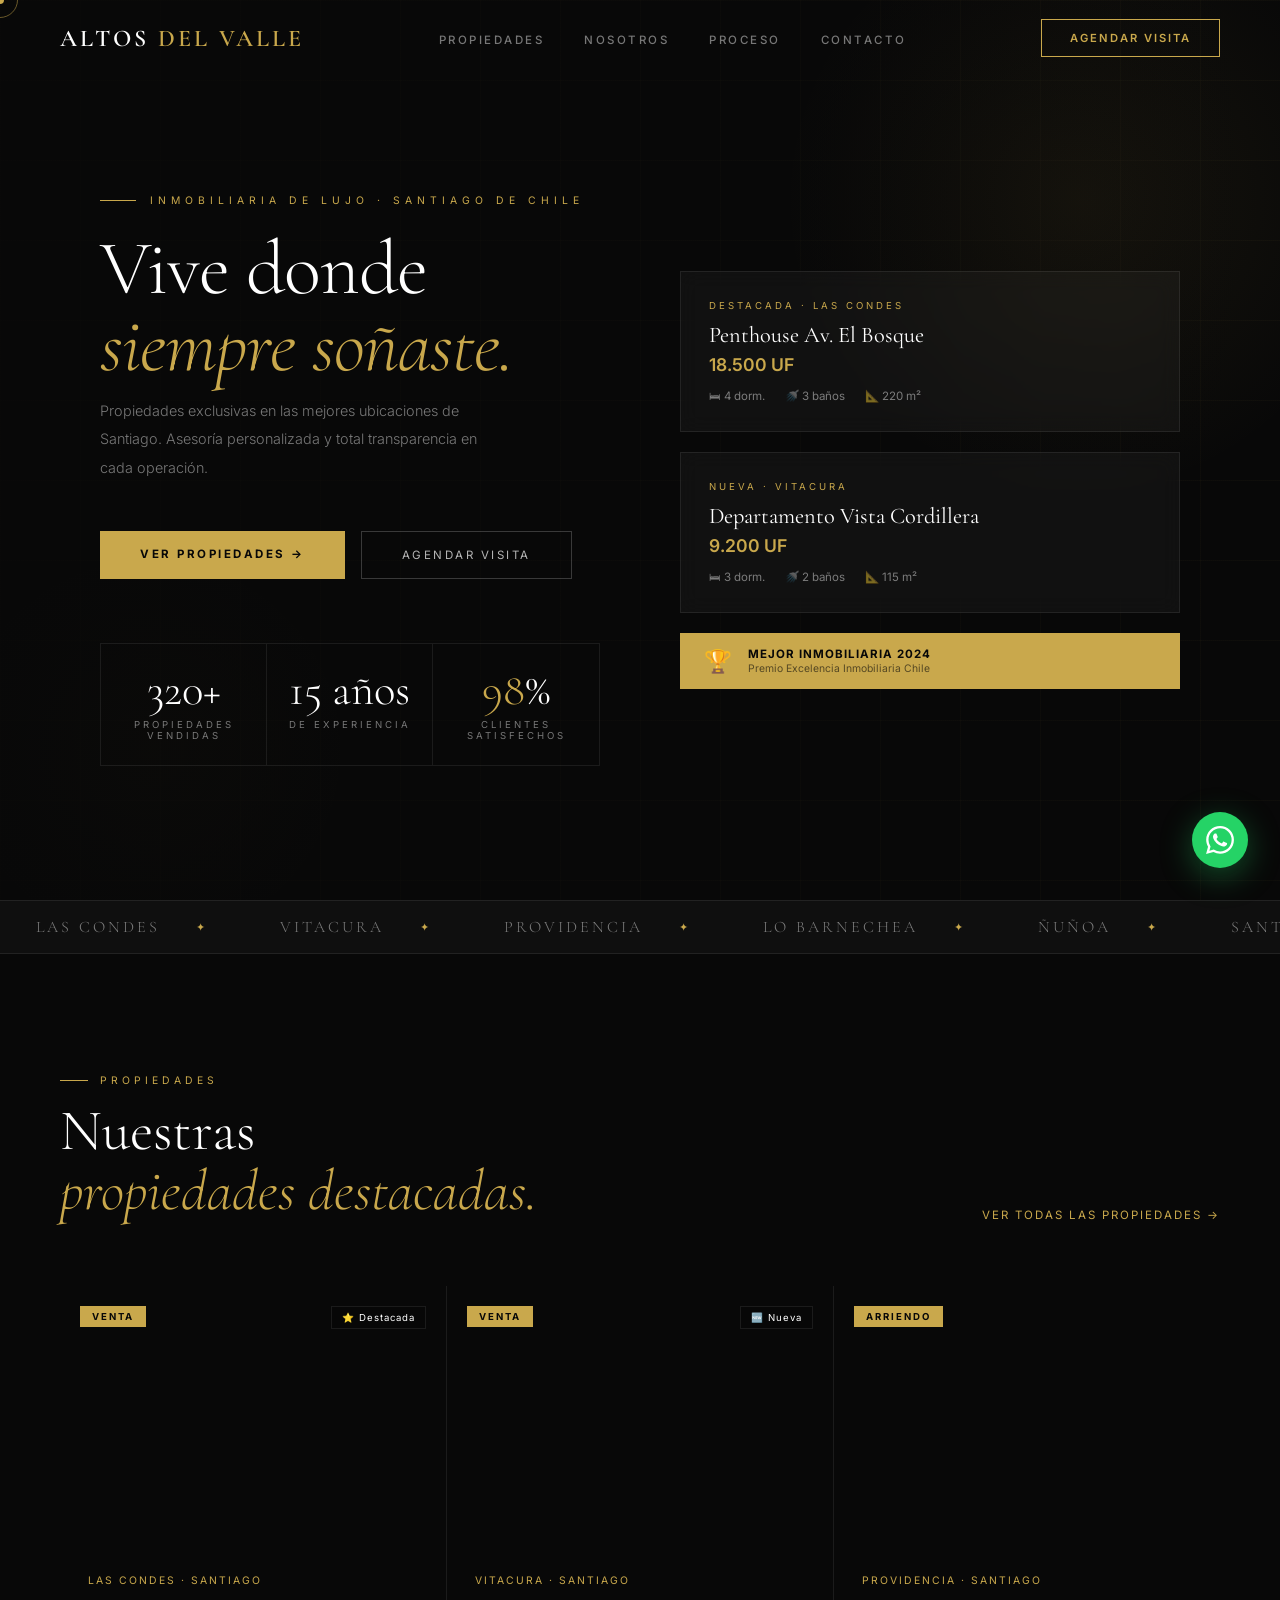
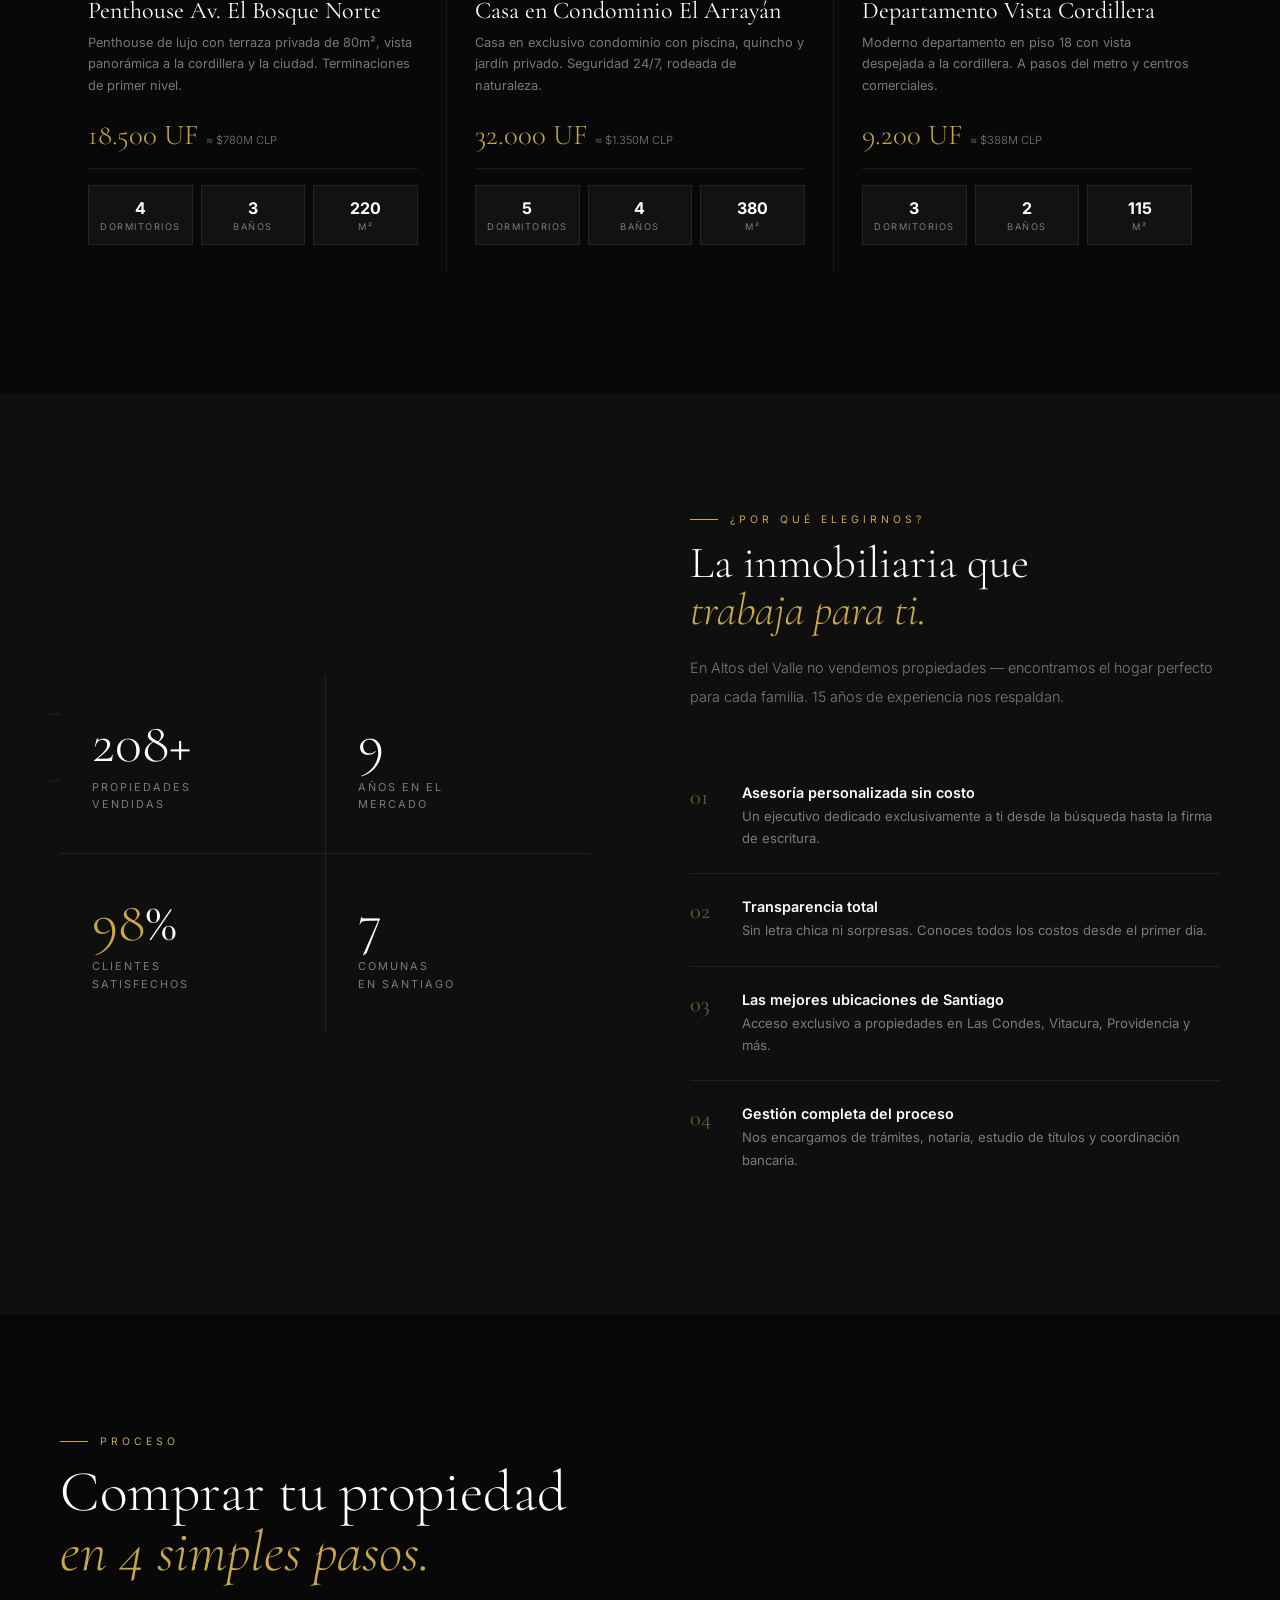
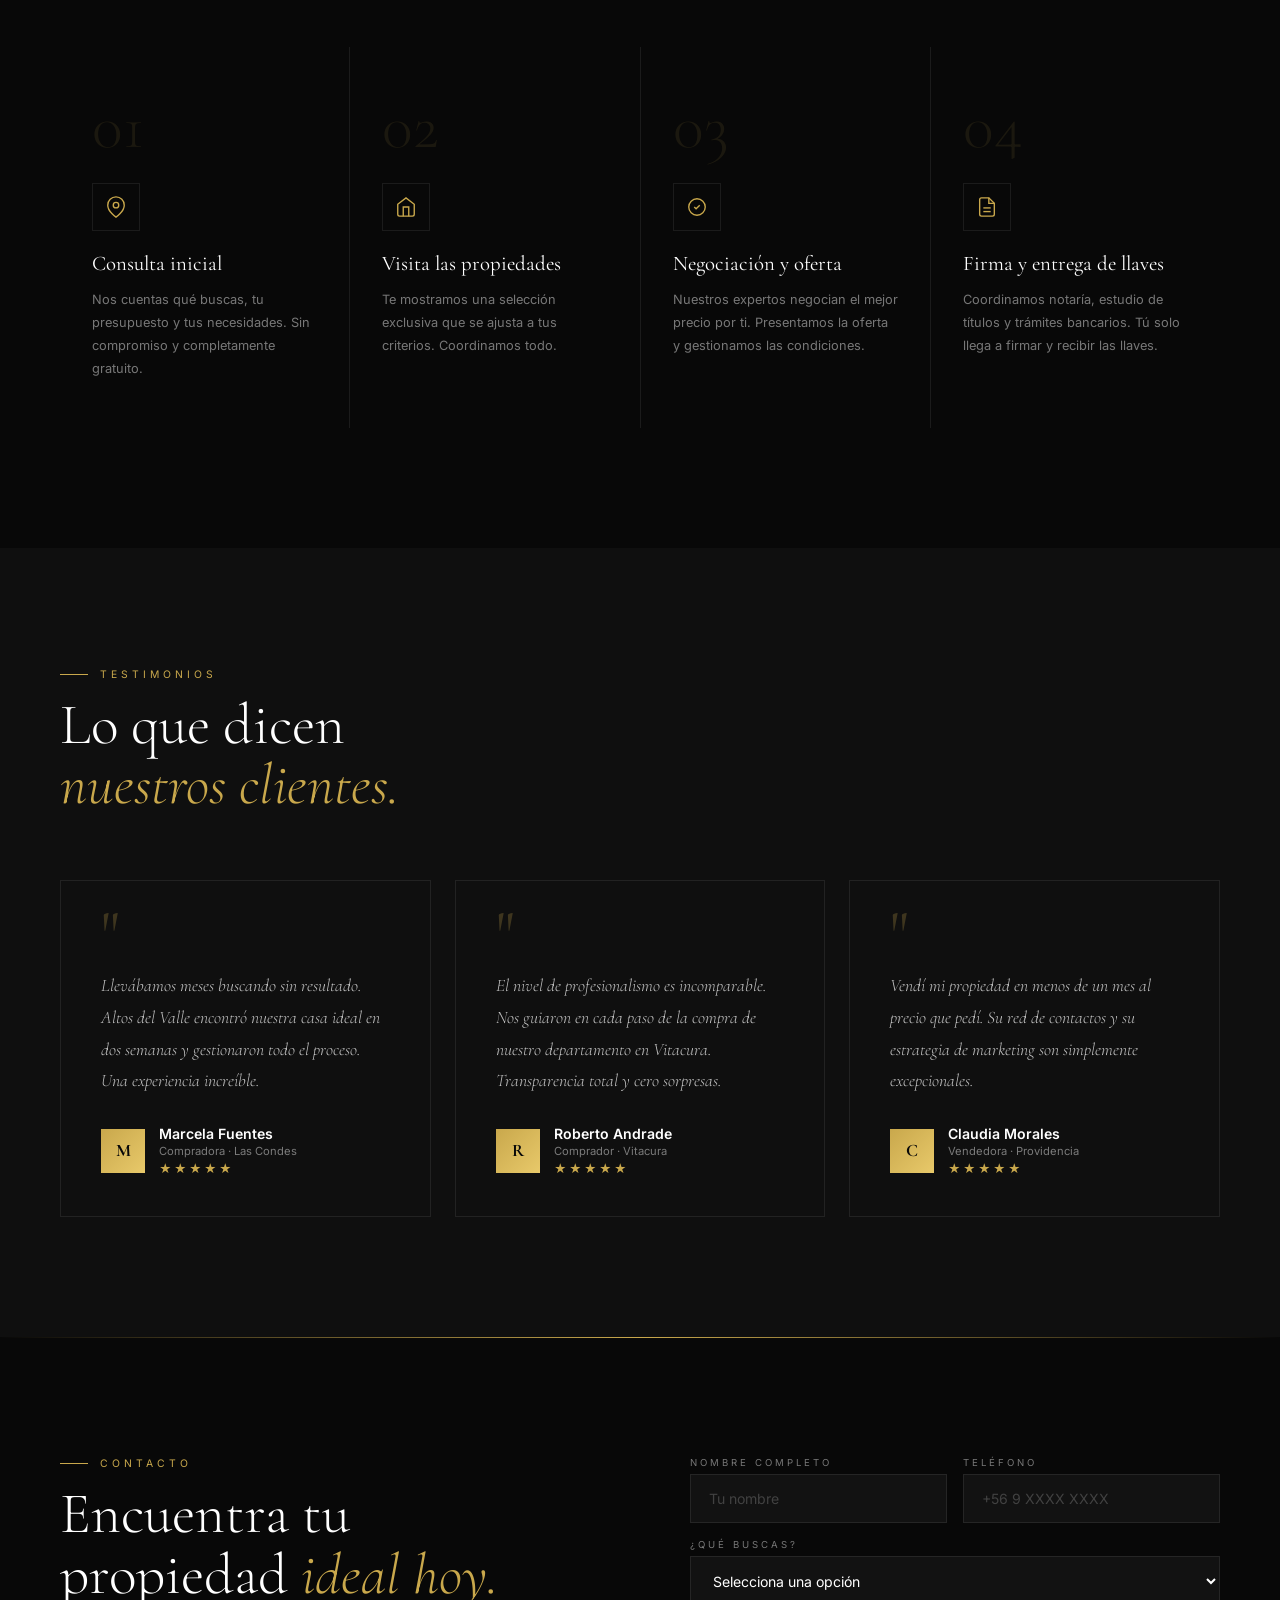
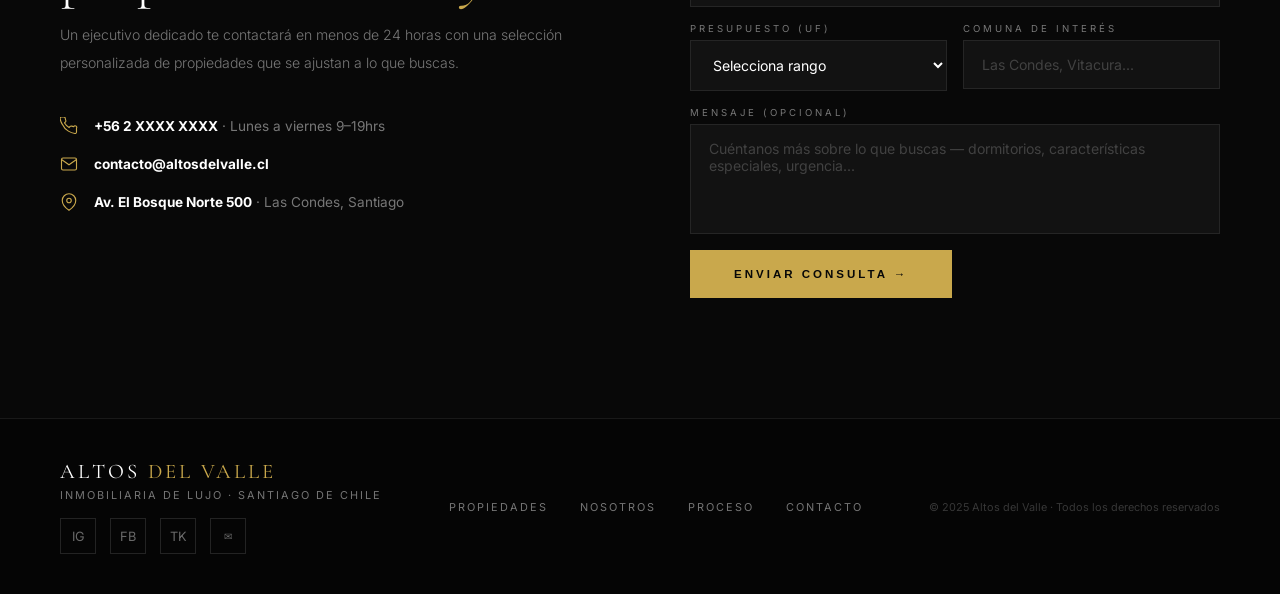
<file: alonso-studio/inmobiliaria-demo.html>
<!DOCTYPE html>
<html lang="es">
<head>
<meta charset="UTF-8">
<meta name="viewport" content="width=device-width, initial-scale=1.0">
<title>Altos del Valle | Inmobiliaria de Lujo · Santiago</title>
<link href="https://fonts.googleapis.com/css2?family=Cormorant+Garamond:ital,wght@0,300;0,400;0,600;0,700;1,300;1,400;1,600&family=Inter:wght@300;400;500;600;700&display=swap" rel="stylesheet">
<style>
*{margin:0;padding:0;box-sizing:border-box;}
:root{
  --gold:#c9a84c;
  --gold2:#e8c96a;
  --dark:#080808;
  --dark2:#0f0f0f;
  --dark3:#161616;
  --white:#ffffff;
  --muted:rgba(255,255,255,.45);
  --border:rgba(255,255,255,.08);
}
html{scroll-behavior:smooth;}
body{background:var(--dark);color:var(--white);font-family:'Inter',sans-serif;overflow-x:hidden;cursor:none;}

/* CURSOR */
.cursor{width:8px;height:8px;background:var(--gold);border-radius:50%;position:fixed;pointer-events:none;z-index:9999;transform:translate(-50%,-50%);transition:transform .1s;}
.cursor-ring{width:36px;height:36px;border:1px solid var(--gold);border-radius:50%;position:fixed;pointer-events:none;z-index:9998;transform:translate(-50%,-50%);transition:all .18s ease;opacity:.5;}
@media(hover:none),(max-width:768px){.cursor,.cursor-ring{display:none;}body{cursor:auto;}}

/* NAV */
nav{position:fixed;top:0;left:0;right:0;z-index:100;padding:0 60px;height:76px;display:flex;align-items:center;justify-content:space-between;transition:all .5s;}
nav.solid{background:rgba(8,8,8,.96);backdrop-filter:blur(16px);border-bottom:1px solid var(--border);}
.nav-logo{font-family:'Cormorant Garamond',serif;font-size:1.5rem;font-weight:600;letter-spacing:3px;color:var(--white);}
.nav-logo span{color:var(--gold);}
.nav-links{display:flex;gap:40px;list-style:none;}
.nav-links a{color:var(--muted);text-decoration:none;font-size:.72rem;font-weight:500;letter-spacing:2.5px;text-transform:uppercase;transition:color .3s;}
.nav-links a:hover{color:var(--gold);}
.nav-cta{background:transparent;border:1px solid var(--gold);color:var(--gold);padding:11px 28px;font-size:.7rem;font-weight:600;letter-spacing:2px;text-transform:uppercase;text-decoration:none;cursor:none;transition:all .3s;}
.nav-cta:hover{background:var(--gold);color:var(--dark);}
@media(max-width:768px){nav{padding:0 20px;}.nav-links{display:none;}.nav-cta{display:none;}}

/* HERO */
.hero{min-height:100vh;position:relative;display:flex;align-items:center;overflow:hidden;}
.hero-video{position:absolute;inset:0;z-index:0;}
.hero-video::before{content:'';position:absolute;inset:0;background:url('https://images.unsplash.com/photo-1613977257363-707ba9348227?w=1800&q=80') center/cover no-repeat;filter:brightness(.35);}
.hero-particles{position:absolute;inset:0;overflow:hidden;}
.hero-particles::before{content:'';position:absolute;width:600px;height:600px;background:radial-gradient(circle,rgba(201,168,76,.08) 0%,transparent 70%);top:-100px;right:-100px;animation:float1 8s ease-in-out infinite;}
.hero-particles::after{content:'';position:absolute;width:400px;height:400px;background:radial-gradient(circle,rgba(201,168,76,.05) 0%,transparent 70%);bottom:-50px;left:-50px;animation:float2 10s ease-in-out infinite;}
@keyframes float1{0%,100%{transform:translate(0,0)}50%{transform:translate(-40px,40px)}}
@keyframes float2{0%,100%{transform:translate(0,0)}50%{transform:translate(40px,-40px)}}
.hero-grid{position:absolute;inset:0;background-image:linear-gradient(rgba(201,168,76,.03) 1px,transparent 1px),linear-gradient(90deg,rgba(201,168,76,.03) 1px,transparent 1px);background-size:80px 80px;}
.hero-overlay{position:absolute;inset:0;background:linear-gradient(to right,rgba(8,8,8,.85) 0%,rgba(8,8,8,.4) 60%,transparent 100%);}
.hero-inner{position:relative;z-index:1;max-width:1200px;margin:0 auto;padding:140px 60px 80px;display:grid;grid-template-columns:1fr 1fr;gap:80px;align-items:center;width:100%;}

.hero-tag{font-size:.65rem;letter-spacing:5px;text-transform:uppercase;color:var(--gold);margin-bottom:24px;display:flex;align-items:center;gap:14px;}
.hero-tag::before{content:'';width:36px;height:1px;background:var(--gold);}
.hero h1{font-family:'Cormorant Garamond',serif;font-size:clamp(3.5rem,6vw,6.5rem);font-weight:300;line-height:1;margin-bottom:12px;letter-spacing:-1px;}
.hero h1 em{font-style:italic;color:var(--gold);display:block;}
.hero-sub{font-size:.9rem;color:var(--muted);line-height:2;max-width:400px;margin-bottom:48px;font-weight:300;}
.hero-btns{display:flex;gap:16px;flex-wrap:wrap;margin-bottom:64px;}
.btn-gold{background:var(--gold);color:var(--dark);padding:16px 40px;font-size:.72rem;font-weight:700;letter-spacing:2.5px;text-transform:uppercase;text-decoration:none;cursor:none;transition:all .3s;position:relative;overflow:hidden;}
.btn-gold::after{content:'';position:absolute;top:0;left:-100%;width:100%;height:100%;background:linear-gradient(90deg,transparent,rgba(255,255,255,.3),transparent);animation:shine 3s ease infinite;}
@keyframes shine{0%{left:-100%}50%,100%{left:100%}}
.btn-gold:hover{background:var(--gold2);transform:translateY(-2px);}
.btn-outline{border:1px solid rgba(255,255,255,.2);color:rgba(255,255,255,.7);padding:16px 40px;font-size:.72rem;font-weight:400;letter-spacing:2.5px;text-transform:uppercase;text-decoration:none;cursor:none;transition:all .3s;}
.btn-outline:hover{border-color:var(--gold);color:var(--gold);}

.hero-counters{display:grid;grid-template-columns:1fr 1fr 1fr;gap:0;border:1px solid var(--border);margin-top:52px;}
.hc-item{text-align:center;padding:24px 16px;}
.hc-item:not(:last-child){border-right:1px solid var(--border);}
.hc-num{font-family:'Cormorant Garamond',serif;font-size:2.8rem;font-weight:300;color:var(--white);line-height:1;}
.hc-num span{color:var(--gold);}
.hc-label{font-size:.6rem;letter-spacing:3px;text-transform:uppercase;color:var(--muted);margin-top:6px;}
.hc-line{display:none;}

/* HERO RIGHT */
.hero-right{display:flex;flex-direction:column;gap:20px;}
.hero-prop-card{background:rgba(255,255,255,.04);border:1px solid var(--border);padding:28px;backdrop-filter:blur(10px);transition:all .3s;cursor:none;}
.hero-prop-card:hover{border-color:rgba(201,168,76,.3);background:rgba(201,168,76,.04);}
.hero-prop-tag{font-size:.6rem;letter-spacing:3px;text-transform:uppercase;color:var(--gold);margin-bottom:10px;}
.hero-prop-name{font-family:'Cormorant Garamond',serif;font-size:1.4rem;font-weight:400;margin-bottom:6px;}
.hero-prop-price{font-size:1.1rem;font-weight:600;color:var(--gold);margin-bottom:14px;}
.hero-prop-specs{display:flex;gap:20px;}
.hps{font-size:.72rem;color:var(--muted);display:flex;align-items:center;gap:5px;}
.hero-badge{background:var(--gold);color:var(--dark);padding:14px 24px;display:flex;align-items:center;gap:16px;}
.hero-badge-text{font-size:.72rem;font-weight:700;letter-spacing:1px;text-transform:uppercase;}
.hero-badge-sub{font-size:.65rem;color:rgba(8,8,8,.6);margin-top:1px;}
.hero-badge-icon{font-size:1.4rem;}

@media(max-width:768px){
  .hero-inner{grid-template-columns:1fr;padding:100px 20px 60px;gap:40px;}
  .hero-right{display:none;}
  .hero-counters{gap:24px;}
}

/* MARQUEE */
.marquee-wrap{border-top:1px solid var(--border);border-bottom:1px solid var(--border);padding:16px 0;overflow:hidden;background:var(--dark2);}
.marquee-track{display:flex;animation:marquee 25s linear infinite;white-space:nowrap;}
@keyframes marquee{0%{transform:translateX(0)}100%{transform:translateX(-50%)}}
.marquee-item{font-family:'Cormorant Garamond',serif;font-size:1rem;font-weight:300;letter-spacing:3px;text-transform:uppercase;color:var(--muted);padding:0 36px;display:flex;align-items:center;gap:36px;}
.marquee-item span{color:var(--gold);font-size:.7rem;}

/* PROPERTIES */
.properties{padding:120px 60px;background:var(--dark);}
.properties-inner{max-width:1200px;margin:0 auto;}
.section-header{display:flex;justify-content:space-between;align-items:flex-end;margin-bottom:64px;}
.section-tag{font-size:.65rem;letter-spacing:4px;text-transform:uppercase;color:var(--gold);display:flex;align-items:center;gap:12px;margin-bottom:14px;}
.section-tag::before{content:'';width:28px;height:1px;background:var(--gold);}
.section-title{font-family:'Cormorant Garamond',serif;font-size:clamp(2.5rem,4.5vw,4.5rem);font-weight:300;line-height:1.05;}
.section-title em{font-style:italic;color:var(--gold);}
.section-link{font-size:.72rem;letter-spacing:2px;text-transform:uppercase;color:var(--gold);text-decoration:none;display:flex;align-items:center;gap:8px;white-space:nowrap;transition:gap .3s;}
.section-link:hover{gap:16px;}

.props-grid{display:grid;grid-template-columns:repeat(3,1fr);gap:1px;background:var(--border);}
.prop-card{background:var(--dark);transition:all .4s;cursor:none;position:relative;overflow:hidden;}
.prop-card:hover .prop-img-inner{transform:scale(1.04);}
.prop-img{height:260px;overflow:hidden;position:relative;}
.prop-img-inner{width:100%;height:100%;transition:transform .6s ease;display:flex;align-items:center;justify-content:center;}
.prop-img-inner.p1{background:url('https://images.unsplash.com/photo-1600596542815-ffad4c1539a9?w=800&q=80') center/cover no-repeat;}
.prop-img-inner.p2{background:url('https://images.unsplash.com/photo-1613490493576-7fde63acd811?w=800&q=80') center/cover no-repeat;}
.prop-img-inner.p3{background:url('https://images.unsplash.com/photo-1560448204-e02f11c3d0e2?w=800&q=80') center/cover no-repeat;}
.prop-overlay{position:absolute;inset:0;background:linear-gradient(to top,rgba(8,8,8,.8) 0%,transparent 60%);}
.prop-type{position:absolute;top:20px;left:20px;background:var(--gold);color:var(--dark);font-size:.6rem;font-weight:700;letter-spacing:2px;text-transform:uppercase;padding:5px 12px;}
.prop-featured{position:absolute;top:20px;right:20px;background:rgba(8,8,8,.8);border:1px solid var(--border);color:var(--white);font-size:.6rem;letter-spacing:1px;padding:5px 10px;backdrop-filter:blur(8px);}
.prop-icon{font-size:3rem;opacity:.12;color:var(--gold);}
.prop-body{padding:28px;}
.prop-location{font-size:.65rem;letter-spacing:2px;text-transform:uppercase;color:var(--gold);margin-bottom:10px;}
.prop-name{font-family:'Cormorant Garamond',serif;font-size:1.5rem;font-weight:400;margin-bottom:6px;line-height:1.2;}
.prop-desc{font-size:.8rem;color:var(--muted);line-height:1.7;margin-bottom:20px;}
.prop-price{font-family:'Cormorant Garamond',serif;font-size:1.8rem;font-weight:300;color:var(--gold);margin-bottom:16px;}
.prop-price small{font-family:'Inter',sans-serif;font-size:.7rem;color:var(--muted);}
.prop-specs{display:grid;grid-template-columns:repeat(3,1fr);gap:8px;padding-top:16px;border-top:1px solid var(--border);}
.ps-item{text-align:center;background:rgba(255,255,255,.04);border:1px solid var(--border);padding:12px 8px;}
.ps-val{font-size:1rem;font-weight:700;color:var(--white);}
.ps-key{font-size:.58rem;letter-spacing:1.5px;text-transform:uppercase;color:var(--muted);margin-top:3px;}
@media(max-width:768px){.properties{padding:60px 20px;}.props-grid{grid-template-columns:1fr;}.section-header{flex-direction:column;align-items:flex-start;gap:20px;}}

/* WHY */
.why{padding:120px 60px;background:var(--dark2);}
.why-inner{max-width:1200px;margin:0 auto;display:grid;grid-template-columns:1fr 1fr;gap:100px;align-items:center;}
.why-visual{position:relative;}
.why-big-num{font-family:'Cormorant Garamond',serif;font-size:clamp(8rem,14vw,14rem);font-weight:300;color:rgba(201,168,76,.07);line-height:1;position:absolute;top:-40px;left:-20px;pointer-events:none;}
.why-stats{display:grid;grid-template-columns:1fr 1fr;gap:1px;background:var(--border);position:relative;z-index:1;}
.why-stat{background:var(--dark2);padding:40px 32px;}
.why-stat-num{font-family:'Cormorant Garamond',serif;font-size:3.5rem;font-weight:300;color:var(--white);line-height:1;margin-bottom:8px;}
.why-stat-num span{color:var(--gold);}
.why-stat-label{font-size:.68rem;letter-spacing:2px;text-transform:uppercase;color:var(--muted);line-height:1.6;}
.why-content .section-tag{margin-bottom:14px;}
.why-sub{font-size:.9rem;color:var(--muted);line-height:2;margin-bottom:48px;font-weight:300;}
.why-list{display:flex;flex-direction:column;gap:0;}
.why-item{display:flex;gap:20px;padding:24px 0;border-bottom:1px solid var(--border);}
.why-item:last-child{border-bottom:none;}
.why-num{font-family:'Cormorant Garamond',serif;font-size:1.4rem;color:var(--gold);opacity:.5;min-width:32px;line-height:1.2;}
.why-text strong{display:block;font-size:.9rem;font-weight:600;color:var(--white);margin-bottom:4px;}
.why-text span{font-size:.82rem;color:var(--muted);line-height:1.7;}
@media(max-width:768px){.why{padding:60px 20px;}.why-inner{grid-template-columns:1fr;gap:48px;}.why-big-num{display:none;}}

/* PROCESS */
.process{padding:120px 60px;background:var(--dark);}
.process-inner{max-width:1200px;margin:0 auto;}
.process-grid{display:grid;grid-template-columns:repeat(4,1fr);gap:1px;background:var(--border);margin-top:64px;}
.process-step{background:var(--dark);padding:48px 32px;position:relative;overflow:hidden;transition:background .3s;}
.process-step:hover{background:var(--dark3);}
.process-step::before{content:'';position:absolute;top:0;left:0;width:0;height:2px;background:var(--gold);transition:width .5s;}
.process-step:hover::before{width:100%;}
.process-num{font-family:'Cormorant Garamond',serif;font-size:4rem;font-weight:300;color:rgba(201,168,76,.1);line-height:1;margin-bottom:24px;}
.process-icon{width:48px;height:48px;border:1px solid var(--border);display:flex;align-items:center;justify-content:center;margin-bottom:20px;color:var(--gold);}
.process-icon svg{width:22px;height:22px;}
.process-name{font-family:'Cormorant Garamond',serif;font-size:1.3rem;font-weight:400;margin-bottom:12px;}
.process-desc{font-size:.8rem;color:var(--muted);line-height:1.8;}
@media(max-width:768px){.process{padding:60px 20px;}.process-grid{grid-template-columns:1fr 1fr;}}
@media(max-width:480px){.process-grid{grid-template-columns:1fr;}}

/* TESTIMONIALS */
.testimonials{padding:120px 60px;background:var(--dark2);}
.testimonials-inner{max-width:1200px;margin:0 auto;}
.testi-grid{display:grid;grid-template-columns:repeat(3,1fr);gap:24px;margin-top:64px;}
.testi-card{border:1px solid var(--border);padding:40px;transition:all .4s;cursor:none;position:relative;overflow:hidden;}
.testi-card::after{content:'';position:absolute;bottom:0;left:0;width:0;height:1px;background:var(--gold);transition:width .5s;}
.testi-card:hover{border-color:rgba(201,168,76,.2);}
.testi-card:hover::after{width:100%;}
.testi-quote{font-family:'Cormorant Garamond',serif;font-size:4rem;color:var(--gold);line-height:.4;opacity:.25;margin-bottom:24px;}
.testi-text{font-family:'Cormorant Garamond',serif;font-size:1.1rem;font-weight:300;font-style:italic;line-height:1.8;color:rgba(255,255,255,.75);margin-bottom:28px;}
.testi-author{display:flex;align-items:center;gap:14px;}
.testi-avatar{width:44px;height:44px;background:linear-gradient(135deg,var(--gold),var(--gold2));display:flex;align-items:center;justify-content:center;font-family:'Cormorant Garamond',serif;font-size:1.1rem;color:var(--dark);font-weight:700;}
.testi-name{font-weight:600;font-size:.88rem;}
.testi-role{font-size:.7rem;color:var(--muted);margin-top:2px;}
.testi-stars{color:var(--gold);font-size:.75rem;letter-spacing:2px;margin-top:3px;}
@media(max-width:768px){.testimonials{padding:60px 20px;}.testi-grid{grid-template-columns:1fr;}}

/* CONTACT */
.contact{padding:120px 60px;background:var(--dark);position:relative;overflow:hidden;}
.contact::before{content:'';position:absolute;top:0;left:0;right:0;height:1px;background:linear-gradient(90deg,transparent,var(--gold),transparent);}
.contact-inner{max-width:1200px;margin:0 auto;display:grid;grid-template-columns:1fr 1fr;gap:100px;align-items:start;}
.contact h2{font-family:'Cormorant Garamond',serif;font-size:clamp(2.5rem,4.5vw,4.5rem);font-weight:300;line-height:1.05;margin-bottom:16px;}
.contact h2 em{font-style:italic;color:var(--gold);}
.contact-sub{font-size:.88rem;color:var(--muted);line-height:2;margin-bottom:40px;font-weight:300;}
.cinfo{display:flex;flex-direction:column;gap:20px;}
.cinfo-item{display:flex;align-items:center;gap:16px;font-size:.85rem;color:var(--muted);}
.cinfo-item svg{width:18px;height:18px;color:var(--gold);flex-shrink:0;}
.cinfo-item strong{color:var(--white);}

.contact-form{display:flex;flex-direction:column;gap:16px;}
.form-row{display:grid;grid-template-columns:1fr 1fr;gap:16px;}
.fg{display:flex;flex-direction:column;gap:6px;}
.fg label{font-size:.6rem;letter-spacing:3px;text-transform:uppercase;color:var(--muted);}
.fg input,.fg select,.fg textarea{background:rgba(255,255,255,.04);border:1px solid var(--border);color:var(--white);padding:15px 18px;font-family:'Inter',sans-serif;font-size:.88rem;outline:none;transition:border .3s;cursor:none;}
.fg input::placeholder,.fg textarea::placeholder{color:rgba(255,255,255,.2);}
.fg input:focus,.fg select:focus,.fg textarea:focus{border-color:var(--gold);}
.fg select option{background:var(--dark);}
.fg textarea{resize:none;height:110px;}
.btn-submit{background:var(--gold);color:var(--dark);border:none;padding:18px 44px;font-size:.72rem;font-weight:700;letter-spacing:3px;text-transform:uppercase;cursor:none;transition:all .3s;align-self:flex-start;position:relative;overflow:hidden;}
.btn-submit::after{content:'';position:absolute;top:0;left:-100%;width:100%;height:100%;background:linear-gradient(90deg,transparent,rgba(255,255,255,.25),transparent);animation:shine 3s ease infinite;}
.btn-submit:hover{background:var(--gold2);transform:translateY(-2px);}
@media(max-width:768px){.contact{padding:60px 20px;}.contact-inner{grid-template-columns:1fr;gap:48px;}.form-row{grid-template-columns:1fr;}}

/* FOOTER */
footer{background:#050505;padding:40px 60px;border-top:1px solid var(--border);}
.footer-inner{max-width:1200px;margin:0 auto;display:flex;justify-content:space-between;align-items:center;}
.footer-logo{font-family:'Cormorant Garamond',serif;font-size:1.3rem;font-weight:400;letter-spacing:3px;}
.footer-logo span{color:var(--gold);}
.footer-tagline{font-size:.68rem;color:var(--muted);letter-spacing:2px;text-transform:uppercase;margin-top:4px;}
.footer-links{display:flex;gap:32px;}
.footer-links a{font-size:.68rem;letter-spacing:2px;text-transform:uppercase;color:var(--muted);text-decoration:none;transition:color .3s;}
.footer-links a:hover{color:var(--gold);}
.footer-copy{font-size:.68rem;color:rgba(255,255,255,.2);}
@media(max-width:768px){footer{padding:32px 20px;}.footer-inner{flex-direction:column;gap:24px;text-align:center;}.footer-links{display:none;}}

/* WA FLOAT */
.wa-float{position:fixed;bottom:32px;right:32px;z-index:200;width:56px;height:56px;background:#25d366;border-radius:50%;display:flex;align-items:center;justify-content:center;box-shadow:0 8px 32px rgba(37,211,102,.35);transition:all .3s;cursor:none;text-decoration:none;}
.wa-float:hover{transform:scale(1.1);box-shadow:0 12px 40px rgba(37,211,102,.5);}
.wa-float svg{width:28px;height:28px;fill:#fff;}
@media(max-width:768px){.wa-float{bottom:20px;right:20px;width:50px;height:50px;}}

/* REVEAL */
.reveal{opacity:0;transform:translateY(32px);transition:opacity .9s ease,transform .9s ease;}
.reveal.visible{opacity:1;transform:none;}
.reveal-l{opacity:0;transform:translateX(-32px);transition:opacity .9s ease,transform .9s ease;}
.reveal-l.visible{opacity:1;transform:none;}
.reveal-r{opacity:0;transform:translateX(32px);transition:opacity .9s ease,transform .9s ease;}
.reveal-r.visible{opacity:1;transform:none;}
</style>
</head>
<body>

<div class="cursor" id="cursor"></div>
<div class="cursor-ring" id="cursorRing"></div>

<!-- WA FLOAT -->
<a href="https://wa.me/56939665163" class="wa-float" target="_blank">
  <svg viewBox="0 0 24 24"><path d="M17.472 14.382c-.297-.149-1.758-.867-2.03-.967-.273-.099-.471-.148-.67.15-.197.297-.767.966-.94 1.164-.173.199-.347.223-.644.075-.297-.15-1.255-.463-2.39-1.475-.883-.788-1.48-1.761-1.653-2.059-.173-.297-.018-.458.13-.606.134-.133.298-.347.446-.52.149-.174.198-.298.298-.497.099-.198.05-.371-.025-.52-.075-.149-.669-1.612-.916-2.207-.242-.579-.487-.5-.669-.51-.173-.008-.371-.01-.57-.01-.198 0-.52.074-.792.372-.272.297-1.04 1.016-1.04 2.479 0 1.462 1.065 2.875 1.213 3.074.149.198 2.096 3.2 5.077 4.487.709.306 1.262.489 1.694.625.712.227 1.36.195 1.871.118.571-.085 1.758-.719 2.006-1.413.248-.694.248-1.289.173-1.413-.074-.124-.272-.198-.57-.347m-5.421 7.403h-.004a9.87 9.87 0 01-5.031-1.378l-.361-.214-3.741.982.998-3.648-.235-.374a9.86 9.86 0 01-1.51-5.26c.001-5.45 4.436-9.884 9.888-9.884 2.64 0 5.122 1.03 6.988 2.898a9.825 9.825 0 012.893 6.994c-.003 5.45-4.437 9.884-9.885 9.884m8.413-18.297A11.815 11.815 0 0012.05 0C5.495 0 .16 5.335.157 11.892c0 2.096.547 4.142 1.588 5.945L.057 24l6.305-1.654a11.882 11.882 0 005.683 1.448h.005c6.554 0 11.89-5.335 11.893-11.893a11.821 11.821 0 00-3.48-8.413z"/></svg>
</a>

<!-- NAV -->
<nav id="nav">
  <div class="nav-logo">ALTOS<span> DEL VALLE</span></div>
  <ul class="nav-links">
    <li><a href="#propiedades">Propiedades</a></li>
    <li><a href="#nosotros">Nosotros</a></li>
    <li><a href="#proceso">Proceso</a></li>
    <li><a href="#contacto">Contacto</a></li>
  </ul>
  <a href="#contacto" class="nav-cta">Agendar visita</a>
</nav>

<!-- HERO -->
<section class="hero">
  <div class="hero-video">
    <div class="hero-video"></div>
  </div>
  <div class="hero-particles"></div>
  <div class="hero-grid"></div>
  <div class="hero-overlay"></div>
  <div class="hero-inner">
    <div>
      <div class="hero-tag">Inmobiliaria de Lujo · Santiago de Chile</div>
      <h1>Vive donde<br><em>siempre soñaste.</em></h1>
      <p class="hero-sub">Propiedades exclusivas en las mejores ubicaciones de Santiago. Asesoría personalizada y total transparencia en cada operación.</p>
      <div class="hero-btns">
        <a href="#propiedades" class="btn-gold">Ver propiedades →</a>
        <a href="#contacto" class="btn-outline">Agendar visita</a>
      </div>
      <div class="hero-counters">
        <div class="hc-item">
          <div class="hc-num" data-target="320" data-suffix="+">0</div>
          <div class="hc-label">Propiedades vendidas</div>
        </div>
        <div class="hc-line"></div>
        <div class="hc-item">
          <div class="hc-num" data-target="15" data-suffix=" años">0</div>
          <div class="hc-label">De experiencia</div>
        </div>
        <div class="hc-line"></div>
        <div class="hc-item">
          <div class="hc-num"><span>98</span>%</div>
          <div class="hc-label">Clientes satisfechos</div>
        </div>
      </div>
    </div>
    <div class="hero-right reveal-r">
      <div class="hero-prop-card">
        <div class="hero-prop-tag">Destacada · Las Condes</div>
        <div class="hero-prop-name">Penthouse Av. El Bosque</div>
        <div class="hero-prop-price">18.500 UF</div>
        <div class="hero-prop-specs">
          <div class="hps">🛏 4 dorm.</div>
          <div class="hps">🚿 3 baños</div>
          <div class="hps">📐 220 m²</div>
        </div>
      </div>
      <div class="hero-prop-card">
        <div class="hero-prop-tag">Nueva · Vitacura</div>
        <div class="hero-prop-name">Departamento Vista Cordillera</div>
        <div class="hero-prop-price">9.200 UF</div>
        <div class="hero-prop-specs">
          <div class="hps">🛏 3 dorm.</div>
          <div class="hps">🚿 2 baños</div>
          <div class="hps">📐 115 m²</div>
        </div>
      </div>
      <div class="hero-badge">
        <div class="hero-badge-icon">🏆</div>
        <div>
          <div class="hero-badge-text">Mejor inmobiliaria 2024</div>
          <div class="hero-badge-sub">Premio Excelencia Inmobiliaria Chile</div>
        </div>
      </div>
    </div>
  </div>
</section>

<!-- MARQUEE -->
<div class="marquee-wrap">
  <div class="marquee-track">
    <div class="marquee-item">Las Condes <span>✦</span></div>
    <div class="marquee-item">Vitacura <span>✦</span></div>
    <div class="marquee-item">Providencia <span>✦</span></div>
    <div class="marquee-item">Lo Barnechea <span>✦</span></div>
    <div class="marquee-item">Ñuñoa <span>✦</span></div>
    <div class="marquee-item">Santiago Centro <span>✦</span></div>
    <div class="marquee-item">La Reina <span>✦</span></div>
    <div class="marquee-item">Peñalolén <span>✦</span></div>
    <div class="marquee-item">Las Condes <span>✦</span></div>
    <div class="marquee-item">Vitacura <span>✦</span></div>
    <div class="marquee-item">Providencia <span>✦</span></div>
    <div class="marquee-item">Lo Barnechea <span>✦</span></div>
    <div class="marquee-item">Ñuñoa <span>✦</span></div>
    <div class="marquee-item">Santiago Centro <span>✦</span></div>
    <div class="marquee-item">La Reina <span>✦</span></div>
    <div class="marquee-item">Peñalolén <span>✦</span></div>
  </div>
</div>

<!-- PROPERTIES -->
<section class="properties" id="propiedades">
  <div class="properties-inner">
    <div class="section-header">
      <div class="reveal-l">
        <div class="section-tag">Propiedades</div>
        <h2 class="section-title">Nuestras<br><em>propiedades destacadas.</em></h2>
      </div>
      <a href="#contacto" class="section-link reveal-r">Ver todas las propiedades →</a>
    </div>
    <div class="props-grid">
      <div class="prop-card reveal">
        <div class="prop-img">
          <div class="prop-img-inner p1"></div>
          <div class="prop-overlay"></div>
          <div class="prop-type">Venta</div>
          <div class="prop-featured">⭐ Destacada</div>
        </div>
        <div class="prop-body">
          <div class="prop-location">Las Condes · Santiago</div>
          <div class="prop-name">Penthouse Av. El Bosque Norte</div>
          <div class="prop-desc">Penthouse de lujo con terraza privada de 80m², vista panorámica a la cordillera y la ciudad. Terminaciones de primer nivel.</div>
          <div class="prop-price">18.500 UF <small>≈ $780M CLP</small></div>
          <div class="prop-specs">
            <div class="ps-item"><div class="ps-val">4</div><div class="ps-key">Dormitorios</div></div>
            <div class="ps-item"><div class="ps-val">3</div><div class="ps-key">Baños</div></div>
            <div class="ps-item"><div class="ps-val">220</div><div class="ps-key">m²</div></div>
          </div>
        </div>
      </div>
      <div class="prop-card reveal">
        <div class="prop-img">
          <div class="prop-img-inner p2"></div>
          <div class="prop-overlay"></div>
          <div class="prop-type">Venta</div>
          <div class="prop-featured">🆕 Nueva</div>
        </div>
        <div class="prop-body">
          <div class="prop-location">Vitacura · Santiago</div>
          <div class="prop-name">Casa en Condominio El Arrayán</div>
          <div class="prop-desc">Casa en exclusivo condominio con piscina, quincho y jardín privado. Seguridad 24/7, rodeada de naturaleza.</div>
          <div class="prop-price">32.000 UF <small>≈ $1.350M CLP</small></div>
          <div class="prop-specs">
            <div class="ps-item"><div class="ps-val">5</div><div class="ps-key">Dormitorios</div></div>
            <div class="ps-item"><div class="ps-val">4</div><div class="ps-key">Baños</div></div>
            <div class="ps-item"><div class="ps-val">380</div><div class="ps-key">m²</div></div>
          </div>
        </div>
      </div>
      <div class="prop-card reveal">
        <div class="prop-img">
          <div class="prop-img-inner p3"></div>
          <div class="prop-overlay"></div>
          <div class="prop-type">Arriendo</div>
        </div>
        <div class="prop-body">
          <div class="prop-location">Providencia · Santiago</div>
          <div class="prop-name">Departamento Vista Cordillera</div>
          <div class="prop-desc">Moderno departamento en piso 18 con vista despejada a la cordillera. A pasos del metro y centros comerciales.</div>
          <div class="prop-price">9.200 UF <small>≈ $388M CLP</small></div>
          <div class="prop-specs">
            <div class="ps-item"><div class="ps-val">3</div><div class="ps-key">Dormitorios</div></div>
            <div class="ps-item"><div class="ps-val">2</div><div class="ps-key">Baños</div></div>
            <div class="ps-item"><div class="ps-val">115</div><div class="ps-key">m²</div></div>
          </div>
        </div>
      </div>
    </div>
  </div>
</section>

<!-- WHY -->
<section class="why" id="nosotros">
  <div class="why-inner">
    <div class="why-visual reveal-l">
      <div class="why-big-num">15</div>
      <div class="why-stats">
        <div class="why-stat">
          <div class="why-stat-num" data-target="320" data-suffix="+">0</div>
          <div class="why-stat-label">Propiedades<br>vendidas</div>
        </div>
        <div class="why-stat">
          <div class="why-stat-num" data-target="15" data-suffix="">0</div>
          <div class="why-stat-label">Años en el<br>mercado</div>
        </div>
        <div class="why-stat">
          <div class="why-stat-num"><span>98</span>%</div>
          <div class="why-stat-label">Clientes<br>satisfechos</div>
        </div>
        <div class="why-stat">
          <div class="why-stat-num" data-target="12" data-suffix="">0</div>
          <div class="why-stat-label">Comunas<br>en Santiago</div>
        </div>
      </div>
    </div>
    <div class="why-content reveal-r">
      <div class="section-tag">¿Por qué elegirnos?</div>
      <h2 class="section-title" style="font-size:clamp(2rem,3.5vw,3.5rem);margin-bottom:20px;">La inmobiliaria que<br><em>trabaja para ti.</em></h2>
      <p class="why-sub">En Altos del Valle no vendemos propiedades — encontramos el hogar perfecto para cada familia. 15 años de experiencia nos respaldan.</p>
      <div class="why-list">
        <div class="why-item">
          <div class="why-num">01</div>
          <div class="why-text">
            <strong>Asesoría personalizada sin costo</strong>
            <span>Un ejecutivo dedicado exclusivamente a ti desde la búsqueda hasta la firma de escritura.</span>
          </div>
        </div>
        <div class="why-item">
          <div class="why-num">02</div>
          <div class="why-text">
            <strong>Transparencia total</strong>
            <span>Sin letra chica ni sorpresas. Conoces todos los costos desde el primer día.</span>
          </div>
        </div>
        <div class="why-item">
          <div class="why-num">03</div>
          <div class="why-text">
            <strong>Las mejores ubicaciones de Santiago</strong>
            <span>Acceso exclusivo a propiedades en Las Condes, Vitacura, Providencia y más.</span>
          </div>
        </div>
        <div class="why-item">
          <div class="why-num">04</div>
          <div class="why-text">
            <strong>Gestión completa del proceso</strong>
            <span>Nos encargamos de trámites, notaría, estudio de títulos y coordinación bancaria.</span>
          </div>
        </div>
      </div>
    </div>
  </div>
</section>

<!-- PROCESS -->
<section class="process" id="proceso">
  <div class="process-inner">
    <div class="reveal">
      <div class="section-tag">Proceso</div>
      <h2 class="section-title">Comprar tu propiedad<br><em>en 4 simples pasos.</em></h2>
    </div>
    <div class="process-grid">
      <div class="process-step reveal">
        <div class="process-num">01</div>
        <div class="process-icon"><svg viewBox="0 0 24 24" fill="none" stroke="currentColor" stroke-width="1.5"><path d="M21 10c0 7-9 13-9 13s-9-6-9-13a9 9 0 0118 0z"/><circle cx="12" cy="10" r="3"/></svg></div>
        <div class="process-name">Consulta inicial</div>
        <div class="process-desc">Nos cuentas qué buscas, tu presupuesto y tus necesidades. Sin compromiso y completamente gratuito.</div>
      </div>
      <div class="process-step reveal">
        <div class="process-num">02</div>
        <div class="process-icon"><svg viewBox="0 0 24 24" fill="none" stroke="currentColor" stroke-width="1.5"><path d="M3 9l9-7 9 7v11a2 2 0 01-2 2H5a2 2 0 01-2-2z"/><polyline points="9 22 9 12 15 12 15 22"/></svg></div>
        <div class="process-name">Visita las propiedades</div>
        <div class="process-desc">Te mostramos una selección exclusiva que se ajusta a tus criterios. Coordinamos todo.</div>
      </div>
      <div class="process-step reveal">
        <div class="process-num">03</div>
        <div class="process-icon"><svg viewBox="0 0 24 24" fill="none" stroke="currentColor" stroke-width="1.5"><path d="M9 12l2 2 4-4m6 2a9 9 0 11-18 0 9 9 0 0118 0z"/></svg></div>
        <div class="process-name">Negociación y oferta</div>
        <div class="process-desc">Nuestros expertos negocian el mejor precio por ti. Presentamos la oferta y gestionamos las condiciones.</div>
      </div>
      <div class="process-step reveal">
        <div class="process-num">04</div>
        <div class="process-icon"><svg viewBox="0 0 24 24" fill="none" stroke="currentColor" stroke-width="1.5"><path d="M14 2H6a2 2 0 00-2 2v16a2 2 0 002 2h12a2 2 0 002-2V8z"/><polyline points="14 2 14 8 20 8"/><line x1="16" y1="13" x2="8" y2="13"/><line x1="16" y1="17" x2="8" y2="17"/></svg></div>
        <div class="process-name">Firma y entrega de llaves</div>
        <div class="process-desc">Coordinamos notaría, estudio de títulos y trámites bancarios. Tú solo llega a firmar y recibir las llaves.</div>
      </div>
    </div>
  </div>
</section>

<!-- TESTIMONIALS -->
<section class="testimonials">
  <div class="testimonials-inner">
    <div class="reveal">
      <div class="section-tag">Testimonios</div>
      <h2 class="section-title">Lo que dicen<br><em>nuestros clientes.</em></h2>
    </div>
    <div class="testi-grid">
      <div class="testi-card reveal">
        <div class="testi-quote">"</div>
        <p class="testi-text">Llevábamos meses buscando sin resultado. Altos del Valle encontró nuestra casa ideal en dos semanas y gestionaron todo el proceso. Una experiencia increíble.</p>
        <div class="testi-author">
          <div class="testi-avatar">M</div>
          <div>
            <div class="testi-name">Marcela Fuentes</div>
            <div class="testi-role">Compradora · Las Condes</div>
            <div class="testi-stars">★★★★★</div>
          </div>
        </div>
      </div>
      <div class="testi-card reveal">
        <div class="testi-quote">"</div>
        <p class="testi-text">El nivel de profesionalismo es incomparable. Nos guiaron en cada paso de la compra de nuestro departamento en Vitacura. Transparencia total y cero sorpresas.</p>
        <div class="testi-author">
          <div class="testi-avatar">R</div>
          <div>
            <div class="testi-name">Roberto Andrade</div>
            <div class="testi-role">Comprador · Vitacura</div>
            <div class="testi-stars">★★★★★</div>
          </div>
        </div>
      </div>
      <div class="testi-card reveal">
        <div class="testi-quote">"</div>
        <p class="testi-text">Vendí mi propiedad en menos de un mes al precio que pedí. Su red de contactos y su estrategia de marketing son simplemente excepcionales.</p>
        <div class="testi-author">
          <div class="testi-avatar">C</div>
          <div>
            <div class="testi-name">Claudia Morales</div>
            <div class="testi-role">Vendedora · Providencia</div>
            <div class="testi-stars">★★★★★</div>
          </div>
        </div>
      </div>
    </div>
  </div>
</section>

<!-- CONTACT -->
<section class="contact" id="contacto">
  <div class="contact-inner">
    <div>
      <div class="section-tag">Contacto</div>
      <h2>Encuentra tu<br>propiedad <em>ideal hoy.</em></h2>
      <p class="contact-sub">Un ejecutivo dedicado te contactará en menos de 24 horas con una selección personalizada de propiedades que se ajustan a lo que buscas.</p>
      <div class="cinfo">
        <div class="cinfo-item">
          <svg viewBox="0 0 24 24" fill="none" stroke="currentColor" stroke-width="1.5"><path d="M22 16.92v3a2 2 0 01-2.18 2 19.79 19.79 0 01-8.63-3.07A19.5 19.5 0 013.07 9.8a19.79 19.79 0 01-3.07-8.63A2 2 0 012 0h3a2 2 0 012 1.72c.127.96.361 1.903.7 2.81a2 2 0 01-.45 2.11L6.09 7.91a16 16 0 006 6l1.27-1.27a2 2 0 012.11-.45c.907.339 1.85.573 2.81.7A2 2 0 0122 14.92z"/></svg>
          <span><strong>+56 2 XXXX XXXX</strong> · Lunes a viernes 9–19hrs</span>
        </div>
        <div class="cinfo-item">
          <svg viewBox="0 0 24 24" fill="none" stroke="currentColor" stroke-width="1.5"><path d="M4 4h16c1.1 0 2 .9 2 2v12c0 1.1-.9 2-2 2H4c-1.1 0-2-.9-2-2V6c0-1.1.9-2 2-2z"/><polyline points="22,6 12,13 2,6"/></svg>
          <span><strong>contacto@altosdelvalle.cl</strong></span>
        </div>
        <div class="cinfo-item">
          <svg viewBox="0 0 24 24" fill="none" stroke="currentColor" stroke-width="1.5"><path d="M21 10c0 7-9 13-9 13s-9-6-9-13a9 9 0 0118 0z"/><circle cx="12" cy="10" r="3"/></svg>
          <span><strong>Av. El Bosque Norte 500</strong> · Las Condes, Santiago</span>
        </div>
      </div>
    </div>
    <form class="contact-form" onsubmit="enviarWA(event)">
      <div class="form-row">
        <div class="fg">
          <label>Nombre completo</label>
          <input type="text" id="nombre" placeholder="Tu nombre" required>
        </div>
        <div class="fg">
          <label>Teléfono</label>
          <input type="tel" id="telefono" placeholder="+56 9 XXXX XXXX">
        </div>
      </div>
      <div class="fg">
        <label>¿Qué buscas?</label>
        <select id="tipo">
          <option value="">Selecciona una opción</option>
          <option>Comprar departamento</option>
          <option>Comprar casa</option>
          <option>Arrendar departamento</option>
          <option>Arrendar casa</option>
          <option>Vender mi propiedad</option>
          <option>Inversión inmobiliaria</option>
        </select>
      </div>
      <div class="form-row">
        <div class="fg">
          <label>Presupuesto (UF)</label>
          <select id="presupuesto">
            <option value="">Selecciona rango</option>
            <option>Hasta 3.000 UF</option>
            <option>3.000 – 6.000 UF</option>
            <option>6.000 – 12.000 UF</option>
            <option>12.000 – 20.000 UF</option>
            <option>Más de 20.000 UF</option>
          </select>
        </div>
        <div class="fg">
          <label>Comuna de interés</label>
          <input type="text" id="comuna" placeholder="Las Condes, Vitacura...">
        </div>
      </div>
      <div class="fg">
        <label>Mensaje (opcional)</label>
        <textarea id="mensaje" placeholder="Cuéntanos más sobre lo que buscas — dormitorios, características especiales, urgencia..."></textarea>
      </div>
      <button type="submit" class="btn-submit">Enviar consulta →</button>
    </form>
  </div>
</section>

<footer>
  <div class="footer-inner">
    <div>
      <div class="footer-logo">ALTOS<span> DEL VALLE</span></div>
      <div class="footer-tagline">Inmobiliaria de Lujo · Santiago de Chile</div>
      <div style="display:flex;gap:14px;margin-top:16px;">
        <a href="https://instagram.com/altosdelvalle.cl" target="_blank" style="width:36px;height:36px;border:1px solid rgba(255,255,255,.12);display:flex;align-items:center;justify-content:center;color:rgba(255,255,255,.4);text-decoration:none;font-size:.8rem;transition:all .3s;" onmouseover="this.style.borderColor='#c9a84c';this.style.color='#c9a84c'" onmouseout="this.style.borderColor='rgba(255,255,255,.12)';this.style.color='rgba(255,255,255,.4)'">IG</a>
        <a href="https://facebook.com/altosdelvalle.cl" target="_blank" style="width:36px;height:36px;border:1px solid rgba(255,255,255,.12);display:flex;align-items:center;justify-content:center;color:rgba(255,255,255,.4);text-decoration:none;font-size:.8rem;transition:all .3s;" onmouseover="this.style.borderColor='#c9a84c';this.style.color='#c9a84c'" onmouseout="this.style.borderColor='rgba(255,255,255,.12)';this.style.color='rgba(255,255,255,.4)'">FB</a>
        <a href="https://tiktok.com/@altosdelvalle.cl" target="_blank" style="width:36px;height:36px;border:1px solid rgba(255,255,255,.12);display:flex;align-items:center;justify-content:center;color:rgba(255,255,255,.4);text-decoration:none;font-size:.8rem;transition:all .3s;" onmouseover="this.style.borderColor='#c9a84c';this.style.color='#c9a84c'" onmouseout="this.style.borderColor='rgba(255,255,255,.12)';this.style.color='rgba(255,255,255,.4)'">TK</a>
        <a href="mailto:contacto@altosdelvalle.cl" style="width:36px;height:36px;border:1px solid rgba(255,255,255,.12);display:flex;align-items:center;justify-content:center;color:rgba(255,255,255,.4);text-decoration:none;font-size:.65rem;transition:all .3s;" onmouseover="this.style.borderColor='#c9a84c';this.style.color='#c9a84c'" onmouseout="this.style.borderColor='rgba(255,255,255,.12)';this.style.color='rgba(255,255,255,.4)'">✉</a>
      </div>
    </div>
    <div class="footer-links">
      <a href="#propiedades">Propiedades</a>
      <a href="#nosotros">Nosotros</a>
      <a href="#proceso">Proceso</a>
      <a href="#contacto">Contacto</a>
    </div>
    <div class="footer-copy">© 2025 Altos del Valle · Todos los derechos reservados</div>
  </div>
</footer>

<script>
const cursor=document.getElementById('cursor');
const ring=document.getElementById('cursorRing');
document.addEventListener('mousemove',e=>{
  cursor.style.left=e.clientX+'px';cursor.style.top=e.clientY+'px';
  ring.style.left=e.clientX+'px';ring.style.top=e.clientY+'px';
});

window.addEventListener('scroll',()=>{
  document.getElementById('nav').classList.toggle('solid',window.scrollY>60);
});

const obs=new IntersectionObserver(entries=>{
  entries.forEach(e=>{if(e.isIntersecting)e.target.classList.add('visible');});
},{threshold:.1});
document.querySelectorAll('.reveal,.reveal-l,.reveal-r').forEach(el=>obs.observe(el));

const cObs=new IntersectionObserver(entries=>{
  entries.forEach(e=>{
    if(e.isIntersecting&&!e.target.counted){
      e.target.counted=true;
      const target=+e.target.dataset.target;
      const suffix=e.target.dataset.suffix||'';
      let current=0;
      const step=target/80;
      const timer=setInterval(()=>{
        current+=step;
        if(current>=target){current=target;clearInterval(timer);}
        e.target.textContent=Math.floor(current)+suffix;
      },16);
    }
  });
},{threshold:.5});
document.querySelectorAll('[data-target]').forEach(c=>cObs.observe(c));

function enviarWA(e){
  e.preventDefault();
  const nombre=document.getElementById('nombre').value;
  const tel=document.getElementById('telefono').value;
  const tipo=document.getElementById('tipo').value;
  const presupuesto=document.getElementById('presupuesto').value;
  const comuna=document.getElementById('comuna').value;
  const mensaje=document.getElementById('mensaje').value;
  const texto=`Hola, me contacto desde la web de Altos del Valle.\n\n👤 Nombre: ${nombre}\n📞 Teléfono: ${tel||'no indicado'}\n🏠 Busco: ${tipo||'por definir'}\n💰 Presupuesto: ${presupuesto||'no indicado'}\n📍 Comuna: ${comuna||'no indicada'}\n💬 Mensaje: ${mensaje||'ninguno'}`;
  window.open('https://wa.me/56939665163?text='+encodeURIComponent(texto),'_blank');
}
</script>
</body>
</html>
</file>
